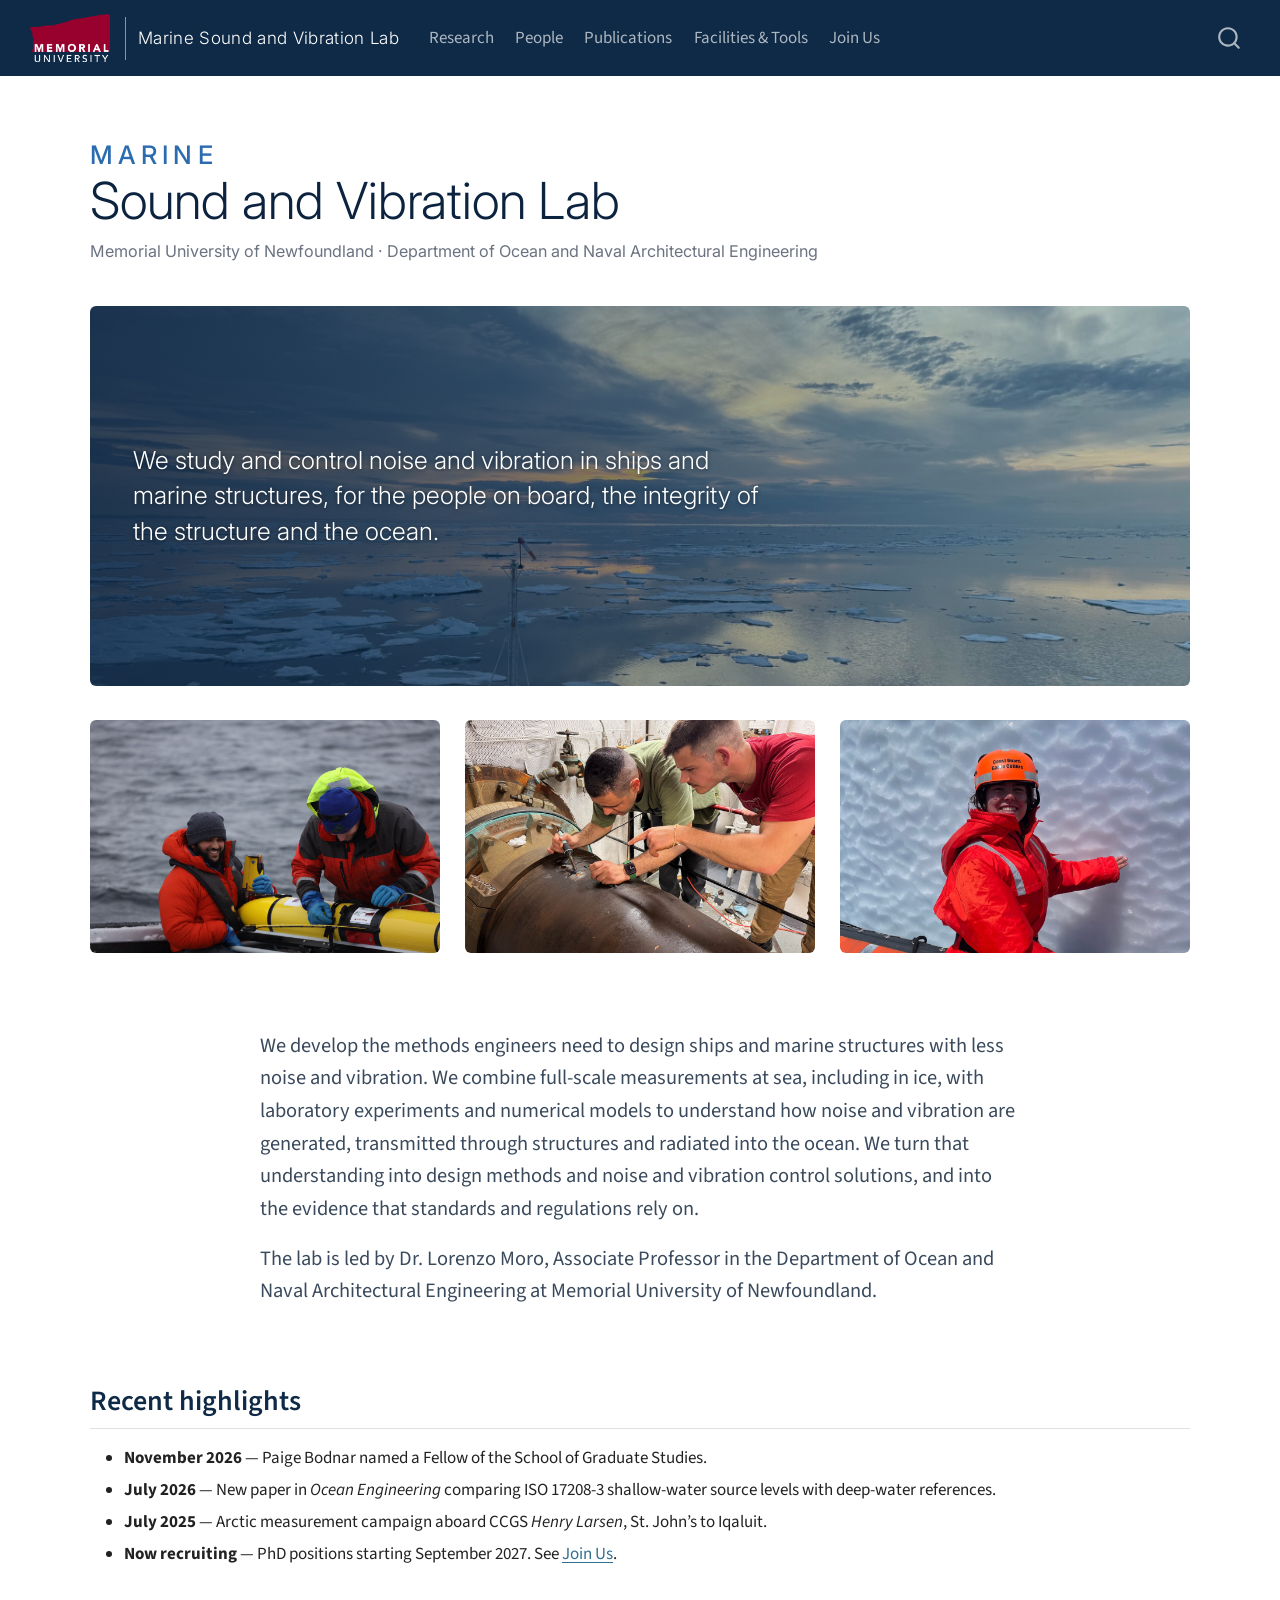
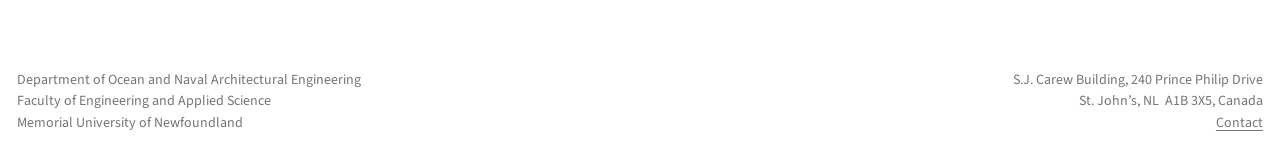
<file: index.html>
<!DOCTYPE html>
<html xmlns="http://www.w3.org/1999/xhtml" lang="en" xml:lang="en"><head>

<meta charset="utf-8">
<meta name="generator" content="quarto-1.11.9">

<meta name="viewport" content="width=device-width, initial-scale=1.0, user-scalable=yes">

<meta name="description" content="The Marine Sound and Vibration Lab at Memorial University of Newfoundland studies ship noise and vibration: underwater radiated noise, onboard noise exposure, ice-induced vibration and noise control by design.">

<title>Home – Marine Sound and Vibration Lab</title>
<style>
/* Default styles provided by pandoc.
** See https://pandoc.org/MANUAL.html#variables-for-html for config info.
*/
span.smallcaps{font-variant: small-caps;}
div.columns{display: flex; gap: 1.5em;}
div.column{flex: auto;}
@media screen {
div.columns{gap: min(4vw, 1.5em);}
div.column{overflow-x: auto;}
}
div.hanging-indent{margin-left: 1.5em; text-indent: -1.5em;}
ul.task-list{list-style: none;}
ul.task-list li input[type="checkbox"] {
  width: 0.8em;
  margin: 0 0.8em 0.2em -1em; /* quarto-specific, see https://github.com/quarto-dev/quarto-cli/issues/4556 */ 
  vertical-align: middle;
}
</style>


<script src="site_libs/quarto-nav/quarto-nav.js"></script>
<script src="site_libs/quarto-nav/headroom.min.js"></script>
<script src="site_libs/clipboard/clipboard.min.js"></script>
<script src="site_libs/quarto-search/autocomplete.umd.js"></script>
<script src="site_libs/quarto-search/fuse.min.js"></script>
<script src="site_libs/quarto-search/quarto-search.js"></script>
<meta name="quarto:offset" content="./">
<link href="./images/favicon-msvl.png" rel="icon" type="image/png">
<script src="site_libs/quarto-html/quarto.js" type="module"></script>
<script src="site_libs/quarto-html/tabsets/tabsets.js" type="module"></script>
<script src="site_libs/quarto-html/scrollable-regions/scrollable-regions.js" type="module"></script>
<script src="site_libs/quarto-html/popper.min.js"></script>
<script src="site_libs/quarto-html/tippy.umd.min.js"></script>
<script src="site_libs/quarto-html/anchor.min.js"></script>
<link href="site_libs/quarto-html/tippy.css" rel="stylesheet">
<link href="site_libs/quarto-html/quarto-syntax-highlighting-63b5708e65d6cd79cd7618c58d0c21e7.css" rel="stylesheet" id="quarto-text-highlighting-styles">
<script src="site_libs/bootstrap/bootstrap.min.js"></script>
<link href="site_libs/bootstrap/bootstrap-icons.css" rel="stylesheet">
<link href="site_libs/bootstrap/bootstrap-0a2a2bf418cf5d4227889cd3f351048e.min.css" rel="stylesheet" append-hash="true" id="quarto-bootstrap" data-mode="light">
<script id="quarto-search-options" type="application/json">{
  "location": "navbar",
  "copy-button": false,
  "collapse-after": 3,
  "panel-placement": "end",
  "type": "overlay",
  "limit": 50,
  "keyboard-shortcut": [
    "f",
    "/",
    "s"
  ],
  "show-item-context": false,
  "language": {
    "search-no-results-text": "No results",
    "search-matching-documents-text": "matching documents",
    "search-copy-link-title": "Copy link to search",
    "search-hide-matches-text": "Hide additional matches",
    "search-more-match-text": "more match in this document",
    "search-more-matches-text": "more matches in this document",
    "search-clear-button-title": "Clear",
    "search-text-placeholder": "",
    "search-detached-cancel-button-title": "Cancel",
    "search-submit-button-title": "Submit",
    "search-label": "Search"
  }
}</script>
<style>html{ scroll-behavior: smooth; }</style>


</head>

<body class="nav-fixed quarto-light"><a id="quarto-skip-link" class="visually-hidden-focusable" href="#quarto-document-content">Skip to main content</a>

<div id="quarto-search-results"></div>
  <header id="quarto-header" class="headroom fixed-top">
    <nav class="navbar navbar-expand-xl " data-bs-theme="dark" aria-label="Site">
      <div class="navbar-container container-fluid">
      <div class="navbar-brand-container mx-auto">
    <a href="https://www.mun.ca" class="navbar-brand navbar-brand-logo">
    <img src="./images/MUN_Logo_Pantone_white_text.png" alt="" class="navbar-logo light-content">
    <img src="./images/MUN_Logo_Pantone_white_text.png" alt="" class="navbar-logo dark-content">
    </a>
  </div>
          <button class="navbar-toggler" type="button" data-bs-toggle="collapse" data-bs-target="#navbarCollapse" aria-controls="navbarCollapse" aria-expanded="false" aria-label="Toggle navigation" onclick="if (window.quartoToggleHeadroom) { window.quartoToggleHeadroom(); }">
  <span class="navbar-toggler-icon"></span>
</button>
          <div class="collapse navbar-collapse" id="navbarCollapse">
            <ul class="navbar-nav navbar-nav-scroll me-auto">
  <li class="nav-item">
    <a class="nav-link active" href="./index.html" aria-current="page"> 
<span class="menu-text">Marine Sound and Vibration Lab</span></a>
  </li>  
  <li class="nav-item">
    <a class="nav-link" href="./research.html"> 
<span class="menu-text">Research</span></a>
  </li>  
  <li class="nav-item">
    <a class="nav-link" href="./people.html"> 
<span class="menu-text">People</span></a>
  </li>  
  <li class="nav-item">
    <a class="nav-link" href="./publications.html"> 
<span class="menu-text">Publications</span></a>
  </li>  
  <li class="nav-item">
    <a class="nav-link" href="./facilities.html"> 
<span class="menu-text">Facilities &amp; Tools</span></a>
  </li>  
  <li class="nav-item">
    <a class="nav-link" href="./join.html"> 
<span class="menu-text">Join Us</span></a>
  </li>  
</ul>
          </div> <!-- /navcollapse -->
            <div class="quarto-navbar-tools">
</div>
            <div id="quarto-search" class="" title="Search"></div>
      </div> <!-- /container-fluid -->
    </nav>
</header>
<!-- content -->
<div id="quarto-content" class="quarto-container page-columns page-rows-contents page-layout-full page-navbar">
<!-- sidebar -->
<!-- margin-sidebar -->
    
<!-- main -->
<main class="content column-page" id="quarto-document-content" tabindex="-1"><header id="title-block-header" class="quarto-title-block"></header>




<script type="application/ld+json">
{
  "@context": "https://schema.org",
  "@type": "ResearchOrganization",
  "name": "Marine Sound and Vibration Lab",
  "alternateName": ["MSVL", "Marine Sound and Vibration Laboratory"],
  "description": "Research lab at Memorial University of Newfoundland studying noise and vibration of ships and marine structures: underwater radiated noise, onboard noise and vibration, ice-induced vibration and noise and vibration control by design.",
  "parentOrganization": {
    "@type": "CollegeOrUniversity",
    "name": "Memorial University of Newfoundland",
    "department": "Department of Ocean and Naval Architectural Engineering",
    "url": "https://www.mun.ca"
  },
  "founder": {"@type": "Person", "name": "Lorenzo Moro", "jobTitle": "Associate Professor"},
  "address": {"@type": "PostalAddress", "streetAddress": "240 Prince Philip Drive", "addressLocality": "St. John's", "addressRegion": "NL", "postalCode": "A1B 3X5", "addressCountry": "CA"},
  "knowsAbout": ["ship acoustics", "underwater radiated noise", "ship vibration", "ice-induced vibration", "occupational noise exposure", "noise and vibration control"]
}
</script>
<div class="mvl-hero">
  <div class="mvl-eyebrow">MARINE</div>
  <div class="mvl-title">Sound and Vibration Lab</div>
  <div class="mvl-sub">Memorial University of Newfoundland · Department of Ocean and Naval Architectural Engineering</div>
</div>
<style>
.hero-photo { background-image:
  linear-gradient(90deg, rgba(12,35,64,.80) 0%, rgba(12,35,64,.45) 55%, rgba(12,35,64,.05) 100%),
  url("images/hero.jpg"); }
</style>
<div class="hero hero-photo">
<!-- Previous banner text (vision statement), kept in case you want it back:
Ships and marine structures that are quiet and free of harmful vibration by design, for the people who work on and around them, for the integrity of the structure, and for the ocean.
-->
<p>We study and control noise and vibration in ships and marine structures, for the people on board, the integrity of the structure and the ocean.</p>
</div>
<div class="grid photo-row">
<div class="g-col-12 g-col-md-4">
<p><img src="images/home-1-glider-boat.jpg" class="img-fluid" alt="Two researchers preparing an ocean glider in a boat before deployment"></p>
</div>
<div class="g-col-12 g-col-md-4">
<p><img src="images/home-2.jpg" class="img-fluid" alt="Installing strain gauges on a propeller shaft"></p>
</div>
<div class="g-col-12 g-col-md-4">
<p><img src="images/home-3-paige-iceberg.jpg" class="img-fluid" alt="Master's student Paige Bodnar touching an iceberg from a Coast Guard fast rescue boat"> <!-- previous photo: ![](images/home-3.jpg){fig-alt="Assembling the hydrophone buoy on deck"} --></p>
</div>
</div>
<div class="intro">
<p>We develop the methods engineers need to design ships and marine structures with less noise and vibration. We combine full-scale measurements at sea, including in ice, with laboratory experiments and numerical models to understand how noise and vibration are generated, transmitted through structures and radiated into the ocean. We turn that understanding into design methods and noise and vibration control solutions, and into the evidence that standards and regulations rely on.</p>
<p>The lab is led by Dr.&nbsp;Lorenzo Moro, Associate Professor in the Department of Ocean and Naval Architectural Engineering at Memorial University of Newfoundland.</p>
</div>
<section id="recent-highlights" class="level2">
<h2 class="anchored" data-anchor-id="recent-highlights">Recent highlights</h2>
<div class="highlights">
<!-- Keep 3 to 5 items. Newest first. -->
<ul>
<li><strong>November 2026</strong> — Paige Bodnar named a Fellow of the School of Graduate Studies.</li>
<li><strong>July 2026</strong> — New paper in <em>Ocean Engineering</em> comparing ISO 17208-3 shallow-water source levels with deep-water references.</li>
<li><strong>July 2025</strong> — Arctic measurement campaign aboard CCGS <em>Henry Larsen</em>, St.&nbsp;John’s to Iqaluit.</li>
<li><strong>Now recruiting</strong> — PhD positions starting September 2027. See <a href="./join.html">Join Us</a>.</li>
</ul>
</div>


</section>

</main> <!-- /main -->
<!-- Builds email links when a person views the page, so simple spam bots can't read the address. -->
<script>
document.addEventListener('DOMContentLoaded', function () {
  document.querySelectorAll('.obf-email').forEach(function (el) {
    var addr = el.dataset.u + '@' + el.dataset.d;
    var a = document.createElement('a');
    a.href = 'mailto:' + addr + (el.dataset.s ? '?subject=' + encodeURIComponent(el.dataset.s) : '');
    a.textContent = addr;
    a.style.fontWeight = '600';
    el.replaceWith(a);
  });
});
</script>
<script id="quarto-html-after-body" type="application/javascript">
  window.document.addEventListener("DOMContentLoaded", function (event) {
    const icon = "";
    const anchorJS = new window.AnchorJS();
    anchorJS.options = {
      placement: 'right',
      icon: icon
    };
    anchorJS.add('.anchored');
    const isCodeAnnotation = (el) => {
      for (const clz of el.classList) {
        if (clz.startsWith('code-annotation-')) {                     
          return true;
        }
      }
      return false;
    }
    const onCopySuccess = function(e) {
      // button target
      const button = e.trigger;
      // don't keep focus
      button.blur();
      // flash "checked"
      button.classList.add('code-copy-button-checked');
      var currentTitle = button.getAttribute("title");
      button.setAttribute("title", "Copied!");
      let tooltip;
      if (window.bootstrap) {
        button.setAttribute("data-bs-toggle", "tooltip");
        button.setAttribute("data-bs-placement", "left");
        button.setAttribute("data-bs-title", "Copied!");
        tooltip = new bootstrap.Tooltip(button, 
          { trigger: "manual", 
            customClass: "code-copy-button-tooltip",
            offset: [0, -8]});
        tooltip.show();    
      }
      setTimeout(function() {
        if (tooltip) {
          tooltip.hide();
          button.removeAttribute("data-bs-title");
          button.removeAttribute("data-bs-toggle");
          button.removeAttribute("data-bs-placement");
        }
        button.setAttribute("title", currentTitle);
        button.classList.remove('code-copy-button-checked');
      }, 1000);
      // clear code selection
      e.clearSelection();
    }
    const getTextToCopy = function(trigger) {
      const outerScaffold = trigger.parentElement.cloneNode(true);
      const codeEl = outerScaffold.querySelector('code');
      for (const childEl of codeEl.children) {
        if (isCodeAnnotation(childEl)) {
          childEl.remove();
        }
      }
      return codeEl.innerText;
    }
    const clipboard = new window.ClipboardJS('.code-copy-button:not([data-in-quarto-modal])', {
      text: getTextToCopy
    });
    clipboard.on('success', onCopySuccess);
    if (window.document.getElementById('quarto-embedded-source-code-modal')) {
      const clipboardModal = new window.ClipboardJS('.code-copy-button[data-in-quarto-modal]', {
        text: getTextToCopy,
        container: window.document.getElementById('quarto-embedded-source-code-modal')
      });
      clipboardModal.on('success', onCopySuccess);
    }
      var localhostRegex = new RegExp(/^(?:http|https):\/\/localhost\:?[0-9]*\//);
      var mailtoRegex = new RegExp(/^mailto:/);
        var filterRegex = new RegExp("https:\/\/msvlab\.ca");
      var isInternal = (href) => {
          return filterRegex.test(href) || localhostRegex.test(href) || mailtoRegex.test(href);
      }
      // Inspect non-navigation links and adorn them if external
      window.quartoDecorateExternalLinks = function (root) {
     var links = (root || window.document).querySelectorAll('a[href]:not(.nav-link):not(.navbar-brand):not(.toc-action):not(.sidebar-link):not(.sidebar-item-toggle):not(.pagination-link):not(.no-external):not([aria-hidden]):not(.dropdown-item):not(.quarto-navigation-tool):not(.about-link)');
      for (var i=0; i<links.length; i++) {
        const link = links[i];
        if (!isInternal(link.href)) {
          // undo the damage that might have been done by quarto-nav.js in the case of
          // links that we want to consider external
          if (link.dataset.originalHref !== undefined) {
            link.href = link.dataset.originalHref;
          }
          if (!link.classList.contains('no-external-icon')) {
          }
        }
      }
      };
      window.quartoDecorateExternalLinks(window.document);
    // Esc closes the popup (WCAG 1.4.13) and focus leaving both trigger and
    // popup closes it (WCAG 2.4.11); tippy handles neither for interactive popups.
    const hideOnEscAndFocusOut = {
      name: 'hideOnEscAndFocusOut',
      defaultValue: true,
      fn(instance) {
        const dismiss = () => {
          // A show scheduled by the trigger delay would otherwise reopen it
          instance.clearDelayTimeouts();
          instance.hide();
        };
        const onKeyDown = (event) => {
          if (event.key !== 'Escape') {
            return;
          }
          // Keep Esc from also reaching page handlers (e.g. reveal.js overview),
          // except an open reveal.js slide menu, which Esc should close too.
          // The menu handles keys only when its keyboard option is on.
          const menuHandlesEsc = window.Reveal?.getPlugin?.('menu')?.isOpen() &&
            window.Reveal.getConfig().menu?.keyboard !== false;
          if (!menuHandlesEsc) {
            event.stopPropagation();
          }
          if (instance.popper.contains(window.document.activeElement)) {
            // Disabled while refocusing so the focus trigger does not reopen it
            instance.disable();
            instance.reference.focus();
            instance.enable();
          }
          dismiss();
        };
        const onFocusOut = (event) => {
          const target = event.relatedTarget;
          if (target && !instance.reference.contains(target) &&
              !instance.popper.contains(target)) {
            dismiss();
          }
        };
        // On the trigger too: a click trigger (code-annotations: select) has no
        // blur handling. Attached for the instance's lifetime so leaving the
        // trigger also cancels a show still pending on the trigger delay.
        instance.reference.addEventListener('focusout', onFocusOut);
        return {
          onShow() {
            window.document.addEventListener('keydown', onKeyDown, true);
            instance.popper.addEventListener('focusout', onFocusOut);
          },
          onHide() {
            window.document.removeEventListener('keydown', onKeyDown, true);
            instance.popper.removeEventListener('focusout', onFocusOut);
          },
          onDestroy() {
            instance.reference.removeEventListener('focusout', onFocusOut);
          },
        };
      },
    };
    function tippyHover(el, contentFn, onTriggerFn, onUntriggerFn) {
      const config = {
        allowHTML: true,
        maxWidth: 500,
        delay: 100,
        arrow: false,
        appendTo: function(el) {
            return el.parentElement;
        },
        interactive: true,
        interactiveBorder: 10,
        theme: 'quarto',
        placement: 'bottom-start',
        plugins: [hideOnEscAndFocusOut],
      };
      if (contentFn) {
        config.content = contentFn;
      }
      if (onTriggerFn) {
        config.onTrigger = onTriggerFn;
      }
      if (onUntriggerFn) {
        config.onUntrigger = onUntriggerFn;
      }
      window.tippy(el, config); 
    }
    const noterefs = window.document.querySelectorAll('a[role="doc-noteref"]');
    for (var i=0; i<noterefs.length; i++) {
      const ref = noterefs[i];
      tippyHover(ref, function() {
        // use id or data attribute instead here
        let href = ref.getAttribute('data-footnote-href') || ref.getAttribute('href');
        try { href = new URL(href).hash; } catch {}
        const id = href.replace(/^#\/?/, "");
        const note = window.document.getElementById(id);
        if (note) {
          return note.innerHTML;
        } else {
          return "";
        }
      });
    }
    const xrefs = window.document.querySelectorAll('a.quarto-xref');
    const processXRef = (id, note) => {
      // Strip column container classes
      const stripColumnClz = (el) => {
        el.classList.remove("page-full", "page-columns");
        if (el.children) {
          for (const child of el.children) {
            stripColumnClz(child);
          }
        }
      }
      stripColumnClz(note)
      if (id === null || id.startsWith('sec-')) {
        // Special case sections, only their first couple elements
        const container = document.createElement("div");
        if (note.children && note.children.length > 2) {
          container.appendChild(note.children[0].cloneNode(true));
          for (let i = 1; i < note.children.length; i++) {
            const child = note.children[i];
            if (child.tagName === "P" && child.innerText === "") {
              continue;
            } else {
              container.appendChild(child.cloneNode(true));
              break;
            }
          }
          if (window.Quarto?.typesetMath) {
            window.Quarto.typesetMath(container);
          }
          return container.innerHTML
        } else {
          if (window.Quarto?.typesetMath) {
            window.Quarto.typesetMath(note);
          }
          return note.innerHTML;
        }
      } else {
        // Remove any anchor links if they are present
        const anchorLink = note.querySelector('a.anchorjs-link');
        if (anchorLink) {
          anchorLink.remove();
        }
        if (window.Quarto?.typesetMath) {
          window.Quarto.typesetMath(note);
        }
        if (note.classList.contains("callout")) {
          return note.outerHTML;
        } else {
          return note.innerHTML;
        }
      }
    }
    for (var i=0; i<xrefs.length; i++) {
      const xref = xrefs[i];
      tippyHover(xref, undefined, function(instance) {
        instance.disable();
        let url = xref.getAttribute('href');
        let hash = undefined; 
        if (url.startsWith('#')) {
          hash = url;
        } else {
          try { hash = new URL(url).hash; } catch {}
        }
        if (hash) {
          const id = hash.replace(/^#\/?/, "");
          const note = window.document.getElementById(id);
          if (note !== null) {
            try {
              const html = processXRef(id, note.cloneNode(true));
              instance.setContent(html);
            } finally {
              instance.enable();
              instance.show();
            }
          } else {
            // See if we can fetch this
            fetch(url.split('#')[0])
            .then(res => res.text())
            .then(html => {
              const parser = new DOMParser();
              const htmlDoc = parser.parseFromString(html, "text/html");
              const note = htmlDoc.getElementById(id);
              if (note !== null) {
                const html = processXRef(id, note);
                instance.setContent(html);
              } 
            }).finally(() => {
              instance.enable();
              instance.show();
            });
          }
        } else {
          // See if we can fetch a full url (with no hash to target)
          // This is a special case and we should probably do some content thinning / targeting
          fetch(url)
          .then(res => res.text())
          .then(html => {
            const parser = new DOMParser();
            const htmlDoc = parser.parseFromString(html, "text/html");
            const note = htmlDoc.querySelector('main.content');
            if (note !== null) {
              // This should only happen for chapter cross references
              // (since there is no id in the URL)
              // remove the first header
              if (note.children.length > 0 && note.children[0].tagName === "HEADER") {
                note.children[0].remove();
              }
              const html = processXRef(null, note);
              instance.setContent(html);
            } 
          }).finally(() => {
            instance.enable();
            instance.show();
          });
        }
      }, function(instance) {
      });
    }
        let selectedAnnoteEl;
        const selectorForAnnotation = ( cell, annotation) => {
          let cellAttr = 'data-code-cell="' + cell + '"';
          let lineAttr = 'data-code-annotation="' +  annotation + '"';
          const selector = 'span[' + cellAttr + '][' + lineAttr + ']';
          return selector;
        }
        const selectCodeLines = (annoteEl) => {
          const doc = window.document;
          const targetCell = annoteEl.getAttribute("data-target-cell");
          const targetAnnotation = annoteEl.getAttribute("data-target-annotation");
          const annoteSpan = window.document.querySelector(selectorForAnnotation(targetCell, targetAnnotation));
          const lines = annoteSpan.getAttribute("data-code-lines").split(",");
          const lineIds = lines.map((line) => {
            return targetCell + "-" + line;
          })
          // Each band is positioned against its own containing block, which is
          // not the offsetParent of the lines, so place it from client rects.
          const placeBand = (band, firstEl, lastEl, codeBlock) => {
            const container = band.offsetParent;
            if (container === null) {
              return;
            }
            const containerRect = container.getBoundingClientRect();
            // Reveal.js scales slides with a transform, so convert client
            // pixels back to the CSS pixels of the container.
            const scale = containerRect.height / container.offsetHeight || 1;
            const firstRect = firstEl.getBoundingClientRect();
            const lastRect = lastEl.getBoundingClientRect();
            const top = (firstRect.top - containerRect.top) / scale - container.clientTop + container.scrollTop;
            const height = (lastRect.bottom - firstRect.top) / scale;
            band.style.top = top - 2 + "px";
            band.style.height = height + 4 + "px";
            if (codeBlock) {
              // Without the copy button wrapper, the containing block is wider
              // than the code block, so span the code block explicitly.
              const blockRect = codeBlock.getBoundingClientRect();
              band.style.left = (blockRect.left - containerRect.left) / scale - container.clientLeft + container.scrollLeft + "px";
              band.style.width = blockRect.width / scale + "px";
            }
          };
          if (lineIds.length > 0) {
            const el = window.document.getElementById(lineIds[0]);
            const lastEl = window.document.getElementById(lineIds[lineIds.length - 1]);
            const parent = el.parentElement.parentElement;
            // cook up a div (if necessary) and position it
            let div = window.document.getElementById("code-annotation-line-highlight");
            if (div === null) {
              div = window.document.createElement("div");
              div.setAttribute("id", "code-annotation-line-highlight");
              div.style.position = 'absolute';
              parent.appendChild(div);
            }
            placeBand(div, el, lastEl, parent.closest("div.sourceCode") || parent);
            let gutterDiv = window.document.getElementById("code-annotation-line-highlight-gutter");
            if (gutterDiv === null) {
              gutterDiv = window.document.createElement("div");
              gutterDiv.setAttribute("id", "code-annotation-line-highlight-gutter");
              gutterDiv.style.position = 'absolute';
              const codeCell = window.document.getElementById(targetCell);
              const gutter = codeCell.querySelector('.code-annotation-gutter');
              gutter.appendChild(gutterDiv);
            }
            placeBand(gutterDiv, el, lastEl);
            selectedAnnoteEl = annoteEl;
          }
        };
        const unselectCodeLines = () => {
          const elementsIds = ["code-annotation-line-highlight", "code-annotation-line-highlight-gutter"];
          elementsIds.forEach((elId) => {
            const div = window.document.getElementById(elId);
            if (div) {
              div.remove();
            }
          });
          selectedAnnoteEl = undefined;
        };
          // Handle positioning of the toggle
      window.addEventListener(
        "resize",
        throttle(() => {
          elRect = undefined;
          if (selectedAnnoteEl) {
            selectCodeLines(selectedAnnoteEl);
          }
        }, 10)
      );
      function throttle(fn, ms) {
      let throttle = false;
      let timer;
        return (...args) => {
          if(!throttle) { // first call gets through
              fn.apply(this, args);
              throttle = true;
          } else { // all the others get throttled
              if(timer) clearTimeout(timer); // cancel #2
              timer = setTimeout(() => {
                fn.apply(this, args);
                timer = throttle = false;
              }, ms);
          }
        };
      }
        // Attach click handler to the DT
        const annoteDls = window.document.querySelectorAll('dt[data-target-cell]');
        for (const annoteDlNode of annoteDls) {
          annoteDlNode.addEventListener('click', (event) => {
            const clickedEl = event.target;
            if (clickedEl !== selectedAnnoteEl) {
              unselectCodeLines();
              const activeEl = window.document.querySelector('dt[data-target-cell].code-annotation-active');
              if (activeEl) {
                activeEl.classList.remove('code-annotation-active');
              }
              selectCodeLines(clickedEl);
              clickedEl.classList.add('code-annotation-active');
            } else {
              // Unselect the line
              unselectCodeLines();
              clickedEl.classList.remove('code-annotation-active');
            }
          });
        }
    const findCites = (el) => {
      const parentEl = el.parentElement;
      if (parentEl) {
        const cites = parentEl.dataset.cites;
        if (cites) {
          return {
            el,
            cites: cites.split(' ')
          };
        } else {
          return findCites(el.parentElement)
        }
      } else {
        return undefined;
      }
    };
    var bibliorefs = window.document.querySelectorAll('a[role="doc-biblioref"]');
    for (var i=0; i<bibliorefs.length; i++) {
      const ref = bibliorefs[i];
      const citeInfo = findCites(ref);
      if (citeInfo) {
        tippyHover(citeInfo.el, function() {
          var popup = window.document.createElement('div');
          citeInfo.cites.forEach(function(cite) {
            var citeDiv = window.document.createElement('div');
            citeDiv.classList.add('hanging-indent');
            citeDiv.classList.add('csl-entry');
            var biblioDiv = window.document.getElementById('ref-' + cite);
            if (biblioDiv) {
              citeDiv.innerHTML = biblioDiv.innerHTML;
            }
            popup.appendChild(citeDiv);
          });
          return popup.innerHTML;
        });
      }
    }
  });
  </script>
  <script type="application/javascript">
  window.quartoScrollableRegionsLabels = {"code":"Scrollable code","output":"Scrollable output"};
  </script>
</div> <!-- /content -->
<footer class="footer">
  <div class="nav-footer">
    <div class="nav-footer-left">
<p>Department of Ocean and Naval Architectural Engineering<br> Faculty of Engineering and Applied Science<br> Memorial University of Newfoundland</p>
</div>   
    <div class="nav-footer-center">
      &nbsp;
    </div>
    <div class="nav-footer-right">
<p>S.J. Carew Building, 240 Prince Philip Drive<br> St.&nbsp;John’s, NL&nbsp; A1B 3X5, Canada<br> <a href="./join.html#how-to-apply">Contact</a></p>
</div>
  </div>
</footer>




<script src="site_libs/quarto-html/zenscroll-min.js"></script>
</body></html>
</file>
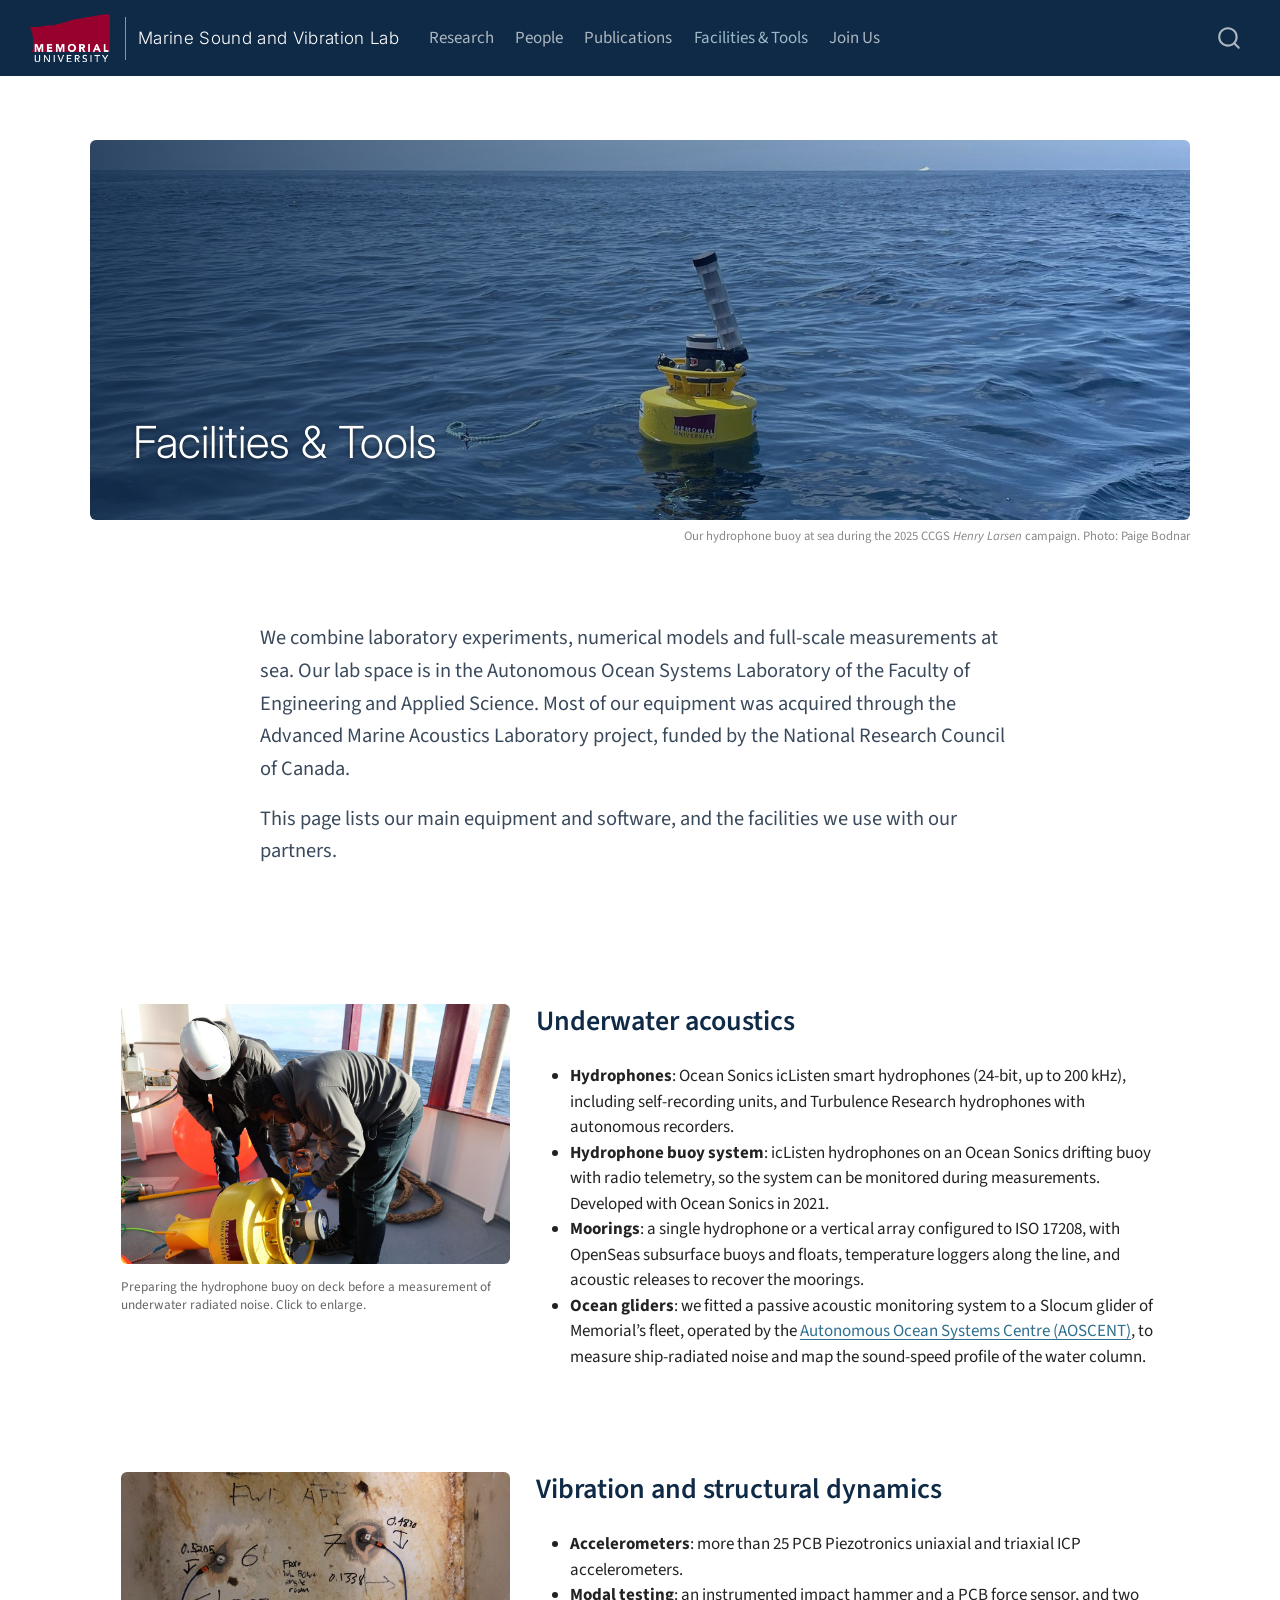
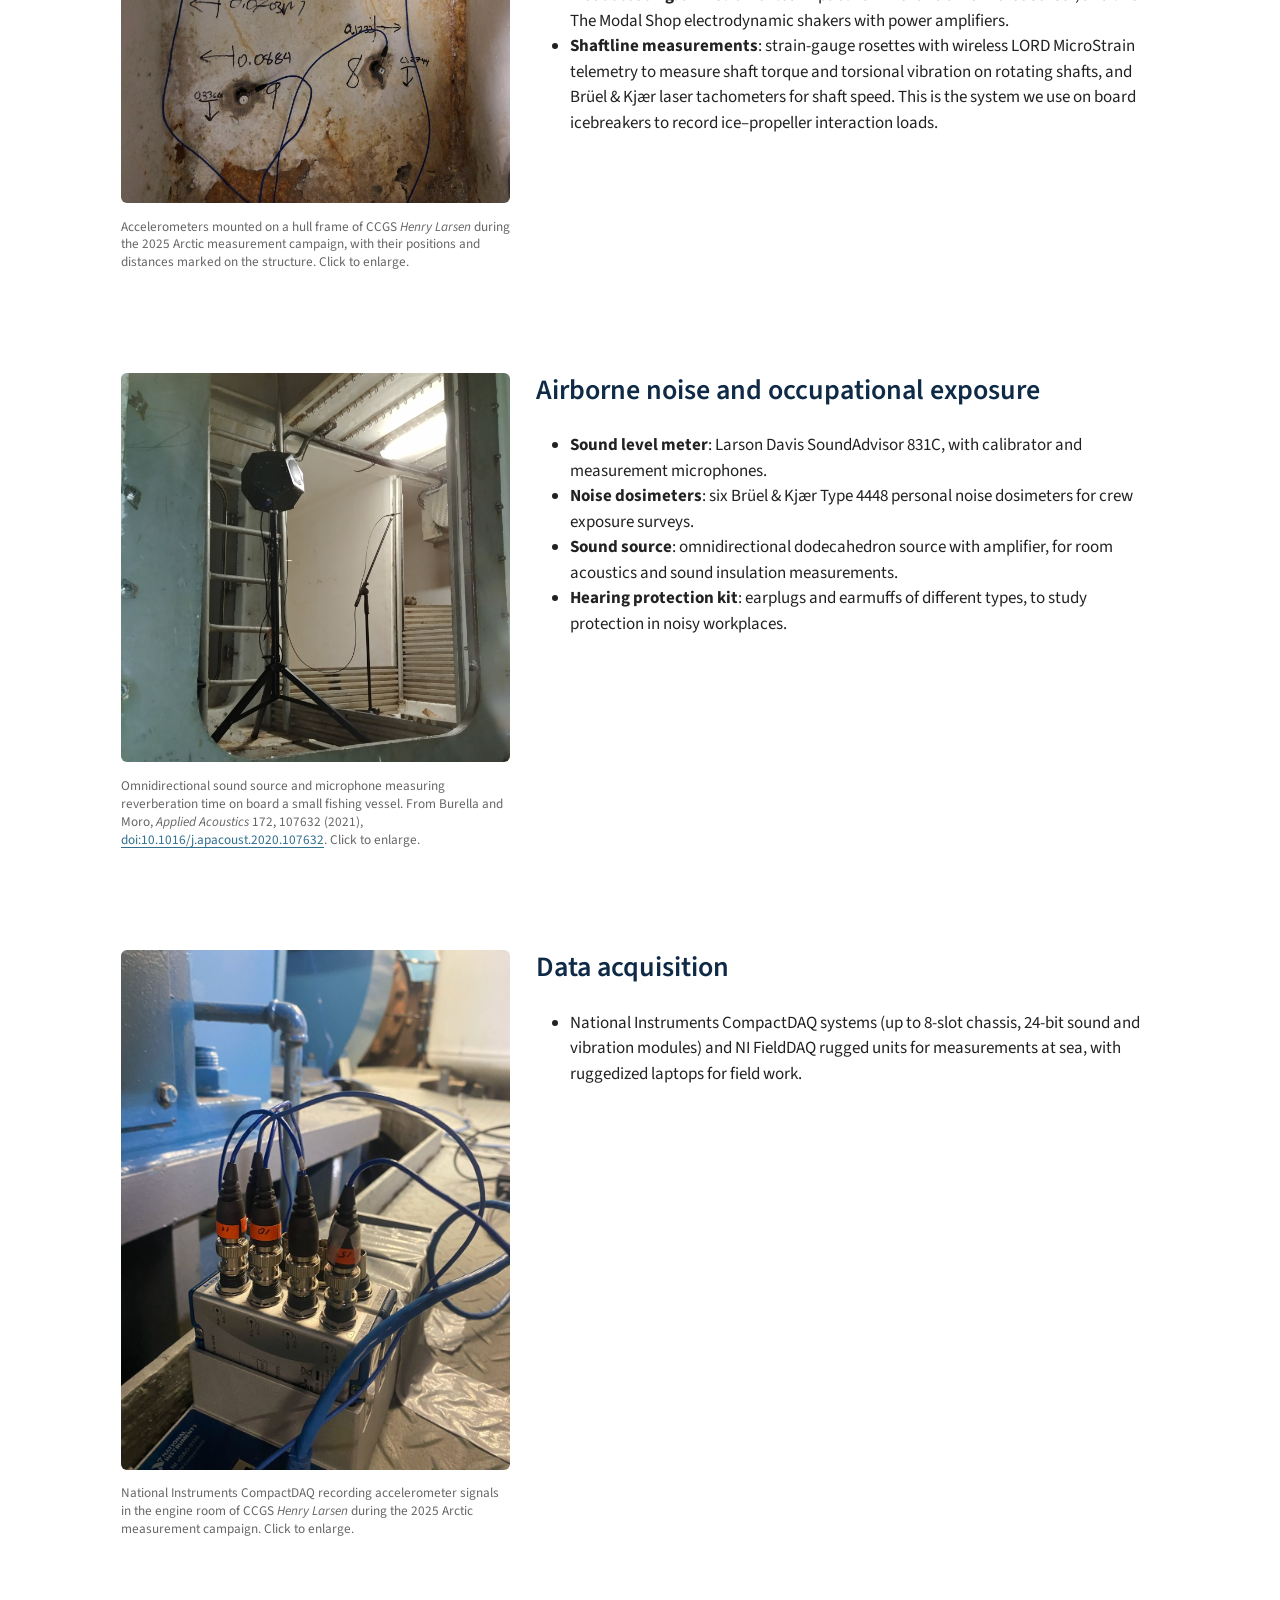
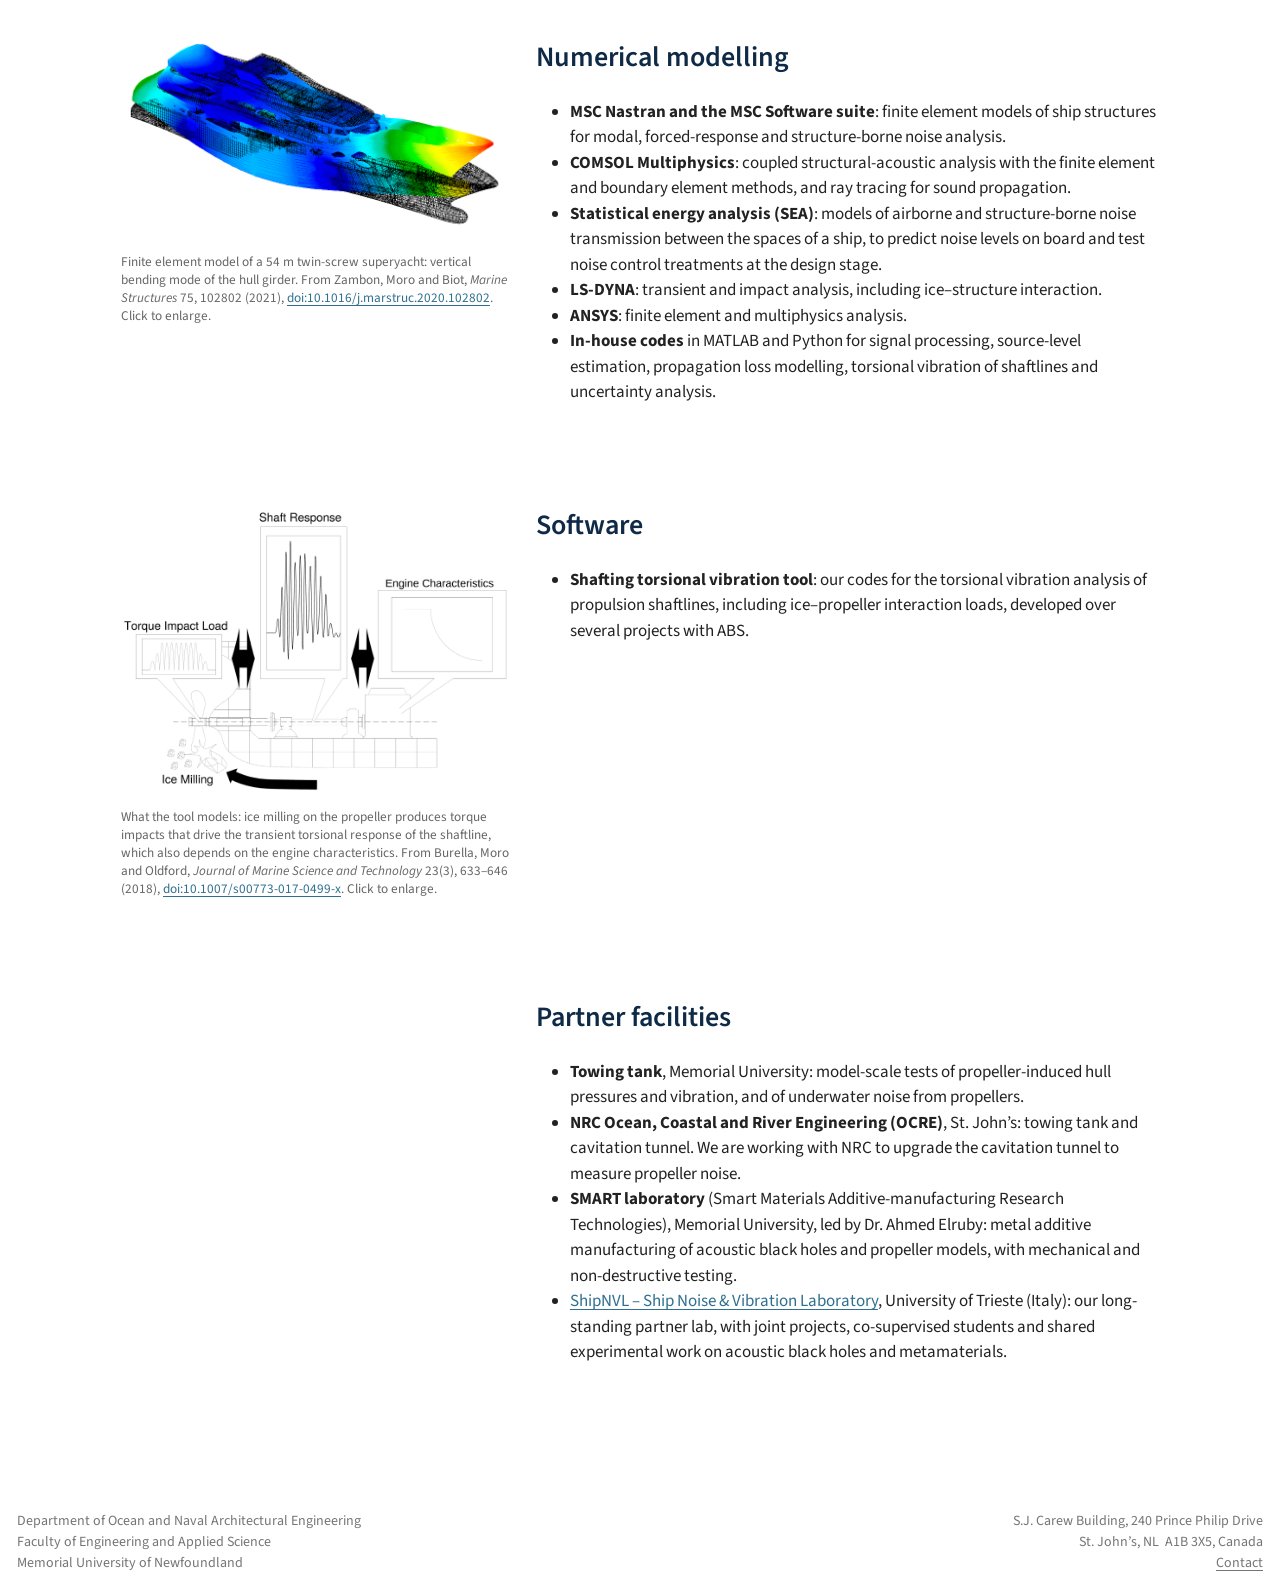
<file: facilities.html>
<!DOCTYPE html>
<html xmlns="http://www.w3.org/1999/xhtml" lang="en" xml:lang="en"><head>

<meta charset="utf-8">
<meta name="generator" content="quarto-1.11.9">

<meta name="viewport" content="width=device-width, initial-scale=1.0, user-scalable=yes">


<title>Facilities &amp; Tools – Marine Sound and Vibration Lab</title>
<style>
/* Default styles provided by pandoc.
** See https://pandoc.org/MANUAL.html#variables-for-html for config info.
*/
span.smallcaps{font-variant: small-caps;}
div.columns{display: flex; gap: 1.5em;}
div.column{flex: auto;}
@media screen {
div.columns{gap: min(4vw, 1.5em);}
div.column{overflow-x: auto;}
}
div.hanging-indent{margin-left: 1.5em; text-indent: -1.5em;}
ul.task-list{list-style: none;}
ul.task-list li input[type="checkbox"] {
  width: 0.8em;
  margin: 0 0.8em 0.2em -1em; /* quarto-specific, see https://github.com/quarto-dev/quarto-cli/issues/4556 */ 
  vertical-align: middle;
}
</style>


<script src="site_libs/quarto-nav/quarto-nav.js"></script>
<script src="site_libs/quarto-nav/headroom.min.js"></script>
<script src="site_libs/clipboard/clipboard.min.js"></script>
<script src="site_libs/quarto-search/autocomplete.umd.js"></script>
<script src="site_libs/quarto-search/fuse.min.js"></script>
<script src="site_libs/quarto-search/quarto-search.js"></script>
<meta name="quarto:offset" content="./">
<link href="./images/favicon-msvl.png" rel="icon" type="image/png">
<script src="site_libs/quarto-html/quarto.js" type="module"></script>
<script src="site_libs/quarto-html/tabsets/tabsets.js" type="module"></script>
<script src="site_libs/quarto-html/scrollable-regions/scrollable-regions.js" type="module"></script>
<script src="site_libs/quarto-html/popper.min.js"></script>
<script src="site_libs/quarto-html/tippy.umd.min.js"></script>
<script src="site_libs/quarto-html/anchor.min.js"></script>
<link href="site_libs/quarto-html/tippy.css" rel="stylesheet">
<link href="site_libs/quarto-html/quarto-syntax-highlighting-63b5708e65d6cd79cd7618c58d0c21e7.css" rel="stylesheet" id="quarto-text-highlighting-styles">
<script src="site_libs/bootstrap/bootstrap.min.js"></script>
<link href="site_libs/bootstrap/bootstrap-icons.css" rel="stylesheet">
<link href="site_libs/bootstrap/bootstrap-9f4964d367be9047c1163643661cbae7.min.css" rel="stylesheet" append-hash="true" id="quarto-bootstrap" data-mode="light">
<script src="site_libs/quarto-contrib/glightbox/glightbox.min.js"></script>
<link href="site_libs/quarto-contrib/glightbox/glightbox.min.css" rel="stylesheet">
<link href="site_libs/quarto-contrib/glightbox/lightbox.css" rel="stylesheet">
<script id="quarto-search-options" type="application/json">{
  "location": "navbar",
  "copy-button": false,
  "collapse-after": 3,
  "panel-placement": "end",
  "type": "overlay",
  "limit": 50,
  "keyboard-shortcut": [
    "f",
    "/",
    "s"
  ],
  "show-item-context": false,
  "language": {
    "search-no-results-text": "No results",
    "search-matching-documents-text": "matching documents",
    "search-copy-link-title": "Copy link to search",
    "search-hide-matches-text": "Hide additional matches",
    "search-more-match-text": "more match in this document",
    "search-more-matches-text": "more matches in this document",
    "search-clear-button-title": "Clear",
    "search-text-placeholder": "",
    "search-detached-cancel-button-title": "Cancel",
    "search-submit-button-title": "Submit",
    "search-label": "Search"
  }
}</script>
<style>html{ scroll-behavior: smooth; }</style>


</head>

<body class="nav-fixed fullcontent quarto-light"><a id="quarto-skip-link" class="visually-hidden-focusable" href="#quarto-document-content">Skip to main content</a>

<div id="quarto-search-results"></div>
  <header id="quarto-header" class="headroom fixed-top">
    <nav class="navbar navbar-expand-xl " data-bs-theme="dark" aria-label="Site">
      <div class="navbar-container container-fluid">
      <div class="navbar-brand-container mx-auto">
    <a href="https://www.mun.ca" class="navbar-brand navbar-brand-logo">
    <img src="./images/MUN_Logo_Pantone_white_text.png" alt="" class="navbar-logo light-content">
    <img src="./images/MUN_Logo_Pantone_white_text.png" alt="" class="navbar-logo dark-content">
    </a>
  </div>
          <button class="navbar-toggler" type="button" data-bs-toggle="collapse" data-bs-target="#navbarCollapse" aria-controls="navbarCollapse" aria-expanded="false" aria-label="Toggle navigation" onclick="if (window.quartoToggleHeadroom) { window.quartoToggleHeadroom(); }">
  <span class="navbar-toggler-icon"></span>
</button>
          <div class="collapse navbar-collapse" id="navbarCollapse">
            <ul class="navbar-nav navbar-nav-scroll me-auto">
  <li class="nav-item">
    <a class="nav-link" href="./index.html"> 
<span class="menu-text">Marine Sound and Vibration Lab</span></a>
  </li>  
  <li class="nav-item">
    <a class="nav-link" href="./research.html"> 
<span class="menu-text">Research</span></a>
  </li>  
  <li class="nav-item">
    <a class="nav-link" href="./people.html"> 
<span class="menu-text">People</span></a>
  </li>  
  <li class="nav-item">
    <a class="nav-link" href="./publications.html"> 
<span class="menu-text">Publications</span></a>
  </li>  
  <li class="nav-item">
    <a class="nav-link active" href="./facilities.html" aria-current="page"> 
<span class="menu-text">Facilities &amp; Tools</span></a>
  </li>  
  <li class="nav-item">
    <a class="nav-link" href="./join.html"> 
<span class="menu-text">Join Us</span></a>
  </li>  
</ul>
          </div> <!-- /navcollapse -->
            <div class="quarto-navbar-tools">
</div>
            <div id="quarto-search" class="" title="Search"></div>
      </div> <!-- /container-fluid -->
    </nav>
</header>
<!-- content -->
<div id="quarto-content" class="quarto-container page-columns page-rows-contents page-layout-article page-navbar">
<!-- sidebar -->
<!-- margin-sidebar -->
    
<!-- main -->
<main class="content page-columns page-full" id="quarto-document-content" tabindex="-1"><header id="title-block-header" class="quarto-title-block"></header>




<style>
.facilities-banner { background-image:
  linear-gradient(90deg, rgba(12,35,64,.80) 0%, rgba(12,35,64,.40) 45%, rgba(12,35,64,0) 100%),
  url("images/facilities-banner-buoy-level.jpg");
  min-height: 380px; margin-top: 1rem; margin-bottom: 0; align-items: flex-end; background-position: center 50%; }
.facilities-banner h1 { font-family: 'Inter', sans-serif; font-weight: 300; font-size: 2.6rem; margin: 0; text-shadow: 0 1px 4px rgba(0,0,0,.45); }
@media (max-width: 768px) { .facilities-banner { min-height: 240px; } }
.banner-credit { font-size: .75rem; color: #888; text-align: right; margin-top: .4rem; }
</style>
<section id="facilities-tools" class="level1 hero hero-photo facilities-banner column-page">
<h1>Facilities &amp; Tools</h1>
</section>
<div class="banner-credit column-page">
<p>Our hydrophone buoy at sea during the 2025 CCGS <em>Henry Larsen</em> campaign. Photo: Paige Bodnar</p>
</div>
<div class="intro">
<p>We combine laboratory experiments, numerical models and full-scale measurements at sea. Our lab space is in the Autonomous Ocean Systems Laboratory of the Faculty of Engineering and Applied Science. Most of our equipment was acquired through the Advanced Marine Acoustics Laboratory project, funded by the National Research Council of Canada.</p>
<p>This page lists our main equipment and software, and the facilities we use with our partners.</p>
</div>
<div class="theme">
<div class="quarto-figure quarto-figure-center">
<figure class="figure">
<p><a href="images/facilities-buoy.jpg" class="lightbox" data-gallery="quarto-lightbox-gallery-1" title="Preparing the hydrophone buoy on deck before a measurement of underwater radiated noise. Click to enlarge."><img src="images/facilities-buoy.jpg" class="img-fluid figure-img" alt="Two researchers on a ship deck fitting a hydrophone to the yellow Memorial University buoy"></a></p>
<figcaption>Preparing the hydrophone buoy on deck before a measurement of underwater radiated noise. Click to enlarge.</figcaption>
</figure>
</div>
<section id="underwater-acoustics" class="level2">
<h2 class="anchored" data-anchor-id="underwater-acoustics">Underwater acoustics</h2>
<ul>
<li><strong>Hydrophones</strong>: Ocean Sonics icListen smart hydrophones (24-bit, up to 200 kHz), including self-recording units, and Turbulence Research hydrophones with autonomous recorders.</li>
<li><strong>Hydrophone buoy system</strong>: icListen hydrophones on an Ocean Sonics drifting buoy with radio telemetry, so the system can be monitored during measurements. Developed with Ocean Sonics in 2021.</li>
<li><strong>Moorings</strong>: a single hydrophone or a vertical array configured to ISO 17208, with OpenSeas subsurface buoys and floats, temperature loggers along the line, and acoustic releases to recover the moorings.</li>
<li><strong>Ocean gliders</strong>: we fitted a passive acoustic monitoring system to a Slocum glider of Memorial’s fleet, operated by the <a href="https://mun.ca/engineering/research/centres-and-facilities/research-laboratories/ocean-and-naval-architecture-engineering/autonomous-ocean-systems-centre-aoscent/">Autonomous Ocean Systems Centre (AOSCENT)</a>, to measure ship-radiated noise and map the sound-speed profile of the water column.</li>
</ul>
</section>
</div>
<div class="theme">
<div class="quarto-figure quarto-figure-center">
<figure class="figure">
<p><a href="images/facilities-accelerometers.jpg" class="lightbox" data-gallery="quarto-lightbox-gallery-2" title="Accelerometers mounted on a hull frame of CCGS Henry Larsen during the 2025 Arctic measurement campaign, with their positions and distances marked on the structure. Click to enlarge."><img src="images/facilities-accelerometers.jpg" class="img-fluid figure-img" alt="Four accelerometers with blue cables glued to a painted steel hull frame, with hand-written position numbers and distances"></a></p>
<figcaption>Accelerometers mounted on a hull frame of CCGS <em>Henry Larsen</em> during the 2025 Arctic measurement campaign, with their positions and distances marked on the structure. Click to enlarge.</figcaption>
</figure>
</div>
<section id="vibration-and-structural-dynamics" class="level2">
<h2 class="anchored" data-anchor-id="vibration-and-structural-dynamics">Vibration and structural dynamics</h2>
<ul>
<li><strong>Accelerometers</strong>: more than 25 PCB Piezotronics uniaxial and triaxial ICP accelerometers.</li>
<li><strong>Modal testing</strong>: an instrumented impact hammer and a PCB force sensor, and two The Modal Shop electrodynamic shakers with power amplifiers.</li>
<li><strong>Shaftline measurements</strong>: strain-gauge rosettes with wireless LORD MicroStrain telemetry to measure shaft torque and torsional vibration on rotating shafts, and Brüel &amp; Kjær laser tachometers for shaft speed. This is the system we use on board icebreakers to record ice–propeller interaction loads.</li>
</ul>
</section>
</div>
<div class="theme">
<div class="quarto-figure quarto-figure-center">
<figure class="figure">
<p><a href="images/facilities-dodecahedron.jpg" class="lightbox" data-gallery="quarto-lightbox-gallery-3" title="Omnidirectional sound source and microphone measuring reverberation time on board a small fishing vessel. From Burella and Moro, Applied Acoustics 172, 107632 (2021), doi:10.1016/j.apacoust.2020.107632. Click to enlarge."><img src="images/facilities-dodecahedron.jpg" class="img-fluid figure-img" alt="Dodecahedron loudspeaker on a tripod and a microphone on a stand inside a compartment of a fishing vessel"></a></p>
<figcaption>Omnidirectional sound source and microphone measuring reverberation time on board a small fishing vessel. From Burella and Moro, <em>Applied Acoustics</em> 172, 107632 (2021), <a href="https://doi.org/10.1016/j.apacoust.2020.107632">doi:10.1016/j.apacoust.2020.107632</a>. Click to enlarge.</figcaption>
</figure>
</div>
<section id="airborne-noise-and-occupational-exposure" class="level2">
<h2 class="anchored" data-anchor-id="airborne-noise-and-occupational-exposure">Airborne noise and occupational exposure</h2>
<ul>
<li><strong>Sound level meter</strong>: Larson Davis SoundAdvisor 831C, with calibrator and measurement microphones.</li>
<li><strong>Noise dosimeters</strong>: six Brüel &amp; Kjær Type 4448 personal noise dosimeters for crew exposure surveys.</li>
<li><strong>Sound source</strong>: omnidirectional dodecahedron source with amplifier, for room acoustics and sound insulation measurements.</li>
<li><strong>Hearing protection kit</strong>: earplugs and earmuffs of different types, to study protection in noisy workplaces.</li>
</ul>
</section>
</div>
<div class="theme">
<div class="quarto-figure quarto-figure-center">
<figure class="figure">
<p><a href="images/facilities-daq.jpg" class="lightbox" data-gallery="quarto-lightbox-gallery-4" title="National Instruments CompactDAQ recording accelerometer signals in the engine room of CCGS Henry Larsen during the 2025 Arctic measurement campaign. Click to enlarge."><img src="images/facilities-daq.jpg" class="img-fluid figure-img" alt="Grey NI 9234 data acquisition module with four labelled BNC cables, on a CompactDAQ chassis in an engine room"></a></p>
<figcaption>National Instruments CompactDAQ recording accelerometer signals in the engine room of CCGS <em>Henry Larsen</em> during the 2025 Arctic measurement campaign. Click to enlarge.</figcaption>
</figure>
</div>
<section id="data-acquisition" class="level2">
<h2 class="anchored" data-anchor-id="data-acquisition">Data acquisition</h2>
<ul>
<li>National Instruments CompactDAQ systems (up to 8-slot chassis, 24-bit sound and vibration modules) and NI FieldDAQ rugged units for measurements at sea, with ruggedized laptops for field work.</li>
</ul>
</section>
</div>
<div class="theme">
<div class="quarto-figure quarto-figure-center">
<figure class="figure">
<p><a href="images/fe-superyacht-bending.png" class="lightbox" data-gallery="quarto-lightbox-gallery-5" title="Finite element model of a 54 m twin-screw superyacht: vertical bending mode of the hull girder. From Zambon, Moro and Biot, Marine Structures 75, 102802 (2021), doi:10.1016/j.marstruc.2020.102802. Click to enlarge."><img src="images/fe-superyacht-bending.png" class="img-fluid figure-img" alt="Finite element model of a superyacht showing the deformed shape of the hull in its vertical bending mode, coloured by displacement"></a></p>
<figcaption>Finite element model of a 54 m twin-screw superyacht: vertical bending mode of the hull girder. From Zambon, Moro and Biot, <em>Marine Structures</em> 75, 102802 (2021), <a href="https://doi.org/10.1016/j.marstruc.2020.102802">doi:10.1016/j.marstruc.2020.102802</a>. Click to enlarge.</figcaption>
</figure>
</div>
<section id="numerical-modelling" class="level2">
<h2 class="anchored" data-anchor-id="numerical-modelling">Numerical modelling</h2>
<ul>
<li><strong>MSC Nastran and the MSC Software suite</strong>: finite element models of ship structures for modal, forced-response and structure-borne noise analysis.</li>
<li><strong>COMSOL Multiphysics</strong>: coupled structural-acoustic analysis with the finite element and boundary element methods, and ray tracing for sound propagation.</li>
<li><strong>Statistical energy analysis (SEA)</strong>: models of airborne and structure-borne noise transmission between the spaces of a ship, to predict noise levels on board and test noise control treatments at the design stage.</li>
<li><strong>LS-DYNA</strong>: transient and impact analysis, including ice–structure interaction.</li>
<li><strong>ANSYS</strong>: finite element and multiphysics analysis.</li>
<li><strong>In-house codes</strong> in MATLAB and Python for signal processing, source-level estimation, propagation loss modelling, torsional vibration of shaftlines and uncertainty analysis.</li>
</ul>
</section>
</div>
<div class="theme">
<div class="quarto-figure quarto-figure-center">
<figure class="figure">
<p><a href="images/software-shaftline-schematic.png" class="lightbox" data-gallery="quarto-lightbox-gallery-6" title="What the tool models: ice milling on the propeller produces torque impacts that drive the transient torsional response of the shaftline, which also depends on the engine characteristics. From Burella, Moro and Oldford, Journal of Marine Science and Technology 23(3), 633–646 (2018), doi:10.1007/s00773-017-0499-x. Click to enlarge."><img src="images/software-shaftline-schematic.png" class="img-fluid figure-img" alt="Schematic of a ship propulsion shaftline from propeller to engine, with inset plots of the ice-induced torque impact load, the shaft torsional response and the engine torque-speed characteristic"></a></p>
<figcaption>What the tool models: ice milling on the propeller produces torque impacts that drive the transient torsional response of the shaftline, which also depends on the engine characteristics. From Burella, Moro and Oldford, <em>Journal of Marine Science and Technology</em> 23(3), 633–646 (2018), <a href="https://doi.org/10.1007/s00773-017-0499-x">doi:10.1007/s00773-017-0499-x</a>. Click to enlarge.</figcaption>
</figure>
</div>
<section id="software" class="level2">
<h2 class="anchored" data-anchor-id="software">Software</h2>
<ul>
<li><strong>Shafting torsional vibration tool</strong>: our codes for the torsional vibration analysis of propulsion shaftlines, including ice–propeller interaction loads, developed over several projects with ABS. <!-- Add the link to the repository here when the tool is released. --></li>
</ul>
</section>
</div>
<div class="theme">
<div>

</div>
<section id="partner-facilities" class="level2">
<h2 class="anchored" data-anchor-id="partner-facilities">Partner facilities</h2>
<ul>
<li><strong>Towing tank</strong>, Memorial University: model-scale tests of propeller-induced hull pressures and vibration, and of underwater noise from propellers.</li>
<li><strong>NRC Ocean, Coastal and River Engineering (OCRE)</strong>, St.&nbsp;John’s: towing tank and cavitation tunnel. We are working with NRC to upgrade the cavitation tunnel to measure propeller noise.</li>
<li><strong>SMART laboratory</strong> (Smart Materials Additive-manufacturing Research Technologies), Memorial University, led by Dr.&nbsp;Ahmed Elruby: metal additive manufacturing of acoustic black holes and propeller models, with mechanical and non-destructive testing.</li>
<li><a href="https://shipnvl.units.it">ShipNVL – Ship Noise &amp; Vibration Laboratory</a>, University of Trieste (Italy): our long-standing partner lab, with joint projects, co-supervised students and shared experimental work on acoustic black holes and metamaterials.</li>
</ul>
</section>
</div>



</main> <!-- /main -->
<!-- Builds email links when a person views the page, so simple spam bots can't read the address. -->
<script>
document.addEventListener('DOMContentLoaded', function () {
  document.querySelectorAll('.obf-email').forEach(function (el) {
    var addr = el.dataset.u + '@' + el.dataset.d;
    var a = document.createElement('a');
    a.href = 'mailto:' + addr + (el.dataset.s ? '?subject=' + encodeURIComponent(el.dataset.s) : '');
    a.textContent = addr;
    a.style.fontWeight = '600';
    el.replaceWith(a);
  });
});
</script>
<script id="quarto-html-after-body" type="application/javascript">
  window.document.addEventListener("DOMContentLoaded", function (event) {
    const icon = "";
    const anchorJS = new window.AnchorJS();
    anchorJS.options = {
      placement: 'right',
      icon: icon
    };
    anchorJS.add('.anchored');
    const isCodeAnnotation = (el) => {
      for (const clz of el.classList) {
        if (clz.startsWith('code-annotation-')) {                     
          return true;
        }
      }
      return false;
    }
    const onCopySuccess = function(e) {
      // button target
      const button = e.trigger;
      // don't keep focus
      button.blur();
      // flash "checked"
      button.classList.add('code-copy-button-checked');
      var currentTitle = button.getAttribute("title");
      button.setAttribute("title", "Copied!");
      let tooltip;
      if (window.bootstrap) {
        button.setAttribute("data-bs-toggle", "tooltip");
        button.setAttribute("data-bs-placement", "left");
        button.setAttribute("data-bs-title", "Copied!");
        tooltip = new bootstrap.Tooltip(button, 
          { trigger: "manual", 
            customClass: "code-copy-button-tooltip",
            offset: [0, -8]});
        tooltip.show();    
      }
      setTimeout(function() {
        if (tooltip) {
          tooltip.hide();
          button.removeAttribute("data-bs-title");
          button.removeAttribute("data-bs-toggle");
          button.removeAttribute("data-bs-placement");
        }
        button.setAttribute("title", currentTitle);
        button.classList.remove('code-copy-button-checked');
      }, 1000);
      // clear code selection
      e.clearSelection();
    }
    const getTextToCopy = function(trigger) {
      const outerScaffold = trigger.parentElement.cloneNode(true);
      const codeEl = outerScaffold.querySelector('code');
      for (const childEl of codeEl.children) {
        if (isCodeAnnotation(childEl)) {
          childEl.remove();
        }
      }
      return codeEl.innerText;
    }
    const clipboard = new window.ClipboardJS('.code-copy-button:not([data-in-quarto-modal])', {
      text: getTextToCopy
    });
    clipboard.on('success', onCopySuccess);
    if (window.document.getElementById('quarto-embedded-source-code-modal')) {
      const clipboardModal = new window.ClipboardJS('.code-copy-button[data-in-quarto-modal]', {
        text: getTextToCopy,
        container: window.document.getElementById('quarto-embedded-source-code-modal')
      });
      clipboardModal.on('success', onCopySuccess);
    }
      var localhostRegex = new RegExp(/^(?:http|https):\/\/localhost\:?[0-9]*\//);
      var mailtoRegex = new RegExp(/^mailto:/);
        var filterRegex = new RegExp("https:\/\/msvlab\.ca");
      var isInternal = (href) => {
          return filterRegex.test(href) || localhostRegex.test(href) || mailtoRegex.test(href);
      }
      // Inspect non-navigation links and adorn them if external
      window.quartoDecorateExternalLinks = function (root) {
     var links = (root || window.document).querySelectorAll('a[href]:not(.nav-link):not(.navbar-brand):not(.toc-action):not(.sidebar-link):not(.sidebar-item-toggle):not(.pagination-link):not(.no-external):not([aria-hidden]):not(.dropdown-item):not(.quarto-navigation-tool):not(.about-link)');
      for (var i=0; i<links.length; i++) {
        const link = links[i];
        if (!isInternal(link.href)) {
          // undo the damage that might have been done by quarto-nav.js in the case of
          // links that we want to consider external
          if (link.dataset.originalHref !== undefined) {
            link.href = link.dataset.originalHref;
          }
          if (!link.classList.contains('no-external-icon')) {
          }
        }
      }
      };
      window.quartoDecorateExternalLinks(window.document);
    // Esc closes the popup (WCAG 1.4.13) and focus leaving both trigger and
    // popup closes it (WCAG 2.4.11); tippy handles neither for interactive popups.
    const hideOnEscAndFocusOut = {
      name: 'hideOnEscAndFocusOut',
      defaultValue: true,
      fn(instance) {
        const dismiss = () => {
          // A show scheduled by the trigger delay would otherwise reopen it
          instance.clearDelayTimeouts();
          instance.hide();
        };
        const onKeyDown = (event) => {
          if (event.key !== 'Escape') {
            return;
          }
          // Keep Esc from also reaching page handlers (e.g. reveal.js overview),
          // except an open reveal.js slide menu, which Esc should close too.
          // The menu handles keys only when its keyboard option is on.
          const menuHandlesEsc = window.Reveal?.getPlugin?.('menu')?.isOpen() &&
            window.Reveal.getConfig().menu?.keyboard !== false;
          if (!menuHandlesEsc) {
            event.stopPropagation();
          }
          if (instance.popper.contains(window.document.activeElement)) {
            // Disabled while refocusing so the focus trigger does not reopen it
            instance.disable();
            instance.reference.focus();
            instance.enable();
          }
          dismiss();
        };
        const onFocusOut = (event) => {
          const target = event.relatedTarget;
          if (target && !instance.reference.contains(target) &&
              !instance.popper.contains(target)) {
            dismiss();
          }
        };
        // On the trigger too: a click trigger (code-annotations: select) has no
        // blur handling. Attached for the instance's lifetime so leaving the
        // trigger also cancels a show still pending on the trigger delay.
        instance.reference.addEventListener('focusout', onFocusOut);
        return {
          onShow() {
            window.document.addEventListener('keydown', onKeyDown, true);
            instance.popper.addEventListener('focusout', onFocusOut);
          },
          onHide() {
            window.document.removeEventListener('keydown', onKeyDown, true);
            instance.popper.removeEventListener('focusout', onFocusOut);
          },
          onDestroy() {
            instance.reference.removeEventListener('focusout', onFocusOut);
          },
        };
      },
    };
    function tippyHover(el, contentFn, onTriggerFn, onUntriggerFn) {
      const config = {
        allowHTML: true,
        maxWidth: 500,
        delay: 100,
        arrow: false,
        appendTo: function(el) {
            return el.parentElement;
        },
        interactive: true,
        interactiveBorder: 10,
        theme: 'quarto',
        placement: 'bottom-start',
        plugins: [hideOnEscAndFocusOut],
      };
      if (contentFn) {
        config.content = contentFn;
      }
      if (onTriggerFn) {
        config.onTrigger = onTriggerFn;
      }
      if (onUntriggerFn) {
        config.onUntrigger = onUntriggerFn;
      }
      window.tippy(el, config); 
    }
    const noterefs = window.document.querySelectorAll('a[role="doc-noteref"]');
    for (var i=0; i<noterefs.length; i++) {
      const ref = noterefs[i];
      tippyHover(ref, function() {
        // use id or data attribute instead here
        let href = ref.getAttribute('data-footnote-href') || ref.getAttribute('href');
        try { href = new URL(href).hash; } catch {}
        const id = href.replace(/^#\/?/, "");
        const note = window.document.getElementById(id);
        if (note) {
          return note.innerHTML;
        } else {
          return "";
        }
      });
    }
    const xrefs = window.document.querySelectorAll('a.quarto-xref');
    const processXRef = (id, note) => {
      // Strip column container classes
      const stripColumnClz = (el) => {
        el.classList.remove("page-full", "page-columns");
        if (el.children) {
          for (const child of el.children) {
            stripColumnClz(child);
          }
        }
      }
      stripColumnClz(note)
      if (id === null || id.startsWith('sec-')) {
        // Special case sections, only their first couple elements
        const container = document.createElement("div");
        if (note.children && note.children.length > 2) {
          container.appendChild(note.children[0].cloneNode(true));
          for (let i = 1; i < note.children.length; i++) {
            const child = note.children[i];
            if (child.tagName === "P" && child.innerText === "") {
              continue;
            } else {
              container.appendChild(child.cloneNode(true));
              break;
            }
          }
          if (window.Quarto?.typesetMath) {
            window.Quarto.typesetMath(container);
          }
          return container.innerHTML
        } else {
          if (window.Quarto?.typesetMath) {
            window.Quarto.typesetMath(note);
          }
          return note.innerHTML;
        }
      } else {
        // Remove any anchor links if they are present
        const anchorLink = note.querySelector('a.anchorjs-link');
        if (anchorLink) {
          anchorLink.remove();
        }
        if (window.Quarto?.typesetMath) {
          window.Quarto.typesetMath(note);
        }
        if (note.classList.contains("callout")) {
          return note.outerHTML;
        } else {
          return note.innerHTML;
        }
      }
    }
    for (var i=0; i<xrefs.length; i++) {
      const xref = xrefs[i];
      tippyHover(xref, undefined, function(instance) {
        instance.disable();
        let url = xref.getAttribute('href');
        let hash = undefined; 
        if (url.startsWith('#')) {
          hash = url;
        } else {
          try { hash = new URL(url).hash; } catch {}
        }
        if (hash) {
          const id = hash.replace(/^#\/?/, "");
          const note = window.document.getElementById(id);
          if (note !== null) {
            try {
              const html = processXRef(id, note.cloneNode(true));
              instance.setContent(html);
            } finally {
              instance.enable();
              instance.show();
            }
          } else {
            // See if we can fetch this
            fetch(url.split('#')[0])
            .then(res => res.text())
            .then(html => {
              const parser = new DOMParser();
              const htmlDoc = parser.parseFromString(html, "text/html");
              const note = htmlDoc.getElementById(id);
              if (note !== null) {
                const html = processXRef(id, note);
                instance.setContent(html);
              } 
            }).finally(() => {
              instance.enable();
              instance.show();
            });
          }
        } else {
          // See if we can fetch a full url (with no hash to target)
          // This is a special case and we should probably do some content thinning / targeting
          fetch(url)
          .then(res => res.text())
          .then(html => {
            const parser = new DOMParser();
            const htmlDoc = parser.parseFromString(html, "text/html");
            const note = htmlDoc.querySelector('main.content');
            if (note !== null) {
              // This should only happen for chapter cross references
              // (since there is no id in the URL)
              // remove the first header
              if (note.children.length > 0 && note.children[0].tagName === "HEADER") {
                note.children[0].remove();
              }
              const html = processXRef(null, note);
              instance.setContent(html);
            } 
          }).finally(() => {
            instance.enable();
            instance.show();
          });
        }
      }, function(instance) {
      });
    }
        let selectedAnnoteEl;
        const selectorForAnnotation = ( cell, annotation) => {
          let cellAttr = 'data-code-cell="' + cell + '"';
          let lineAttr = 'data-code-annotation="' +  annotation + '"';
          const selector = 'span[' + cellAttr + '][' + lineAttr + ']';
          return selector;
        }
        const selectCodeLines = (annoteEl) => {
          const doc = window.document;
          const targetCell = annoteEl.getAttribute("data-target-cell");
          const targetAnnotation = annoteEl.getAttribute("data-target-annotation");
          const annoteSpan = window.document.querySelector(selectorForAnnotation(targetCell, targetAnnotation));
          const lines = annoteSpan.getAttribute("data-code-lines").split(",");
          const lineIds = lines.map((line) => {
            return targetCell + "-" + line;
          })
          // Each band is positioned against its own containing block, which is
          // not the offsetParent of the lines, so place it from client rects.
          const placeBand = (band, firstEl, lastEl, codeBlock) => {
            const container = band.offsetParent;
            if (container === null) {
              return;
            }
            const containerRect = container.getBoundingClientRect();
            // Reveal.js scales slides with a transform, so convert client
            // pixels back to the CSS pixels of the container.
            const scale = containerRect.height / container.offsetHeight || 1;
            const firstRect = firstEl.getBoundingClientRect();
            const lastRect = lastEl.getBoundingClientRect();
            const top = (firstRect.top - containerRect.top) / scale - container.clientTop + container.scrollTop;
            const height = (lastRect.bottom - firstRect.top) / scale;
            band.style.top = top - 2 + "px";
            band.style.height = height + 4 + "px";
            if (codeBlock) {
              // Without the copy button wrapper, the containing block is wider
              // than the code block, so span the code block explicitly.
              const blockRect = codeBlock.getBoundingClientRect();
              band.style.left = (blockRect.left - containerRect.left) / scale - container.clientLeft + container.scrollLeft + "px";
              band.style.width = blockRect.width / scale + "px";
            }
          };
          if (lineIds.length > 0) {
            const el = window.document.getElementById(lineIds[0]);
            const lastEl = window.document.getElementById(lineIds[lineIds.length - 1]);
            const parent = el.parentElement.parentElement;
            // cook up a div (if necessary) and position it
            let div = window.document.getElementById("code-annotation-line-highlight");
            if (div === null) {
              div = window.document.createElement("div");
              div.setAttribute("id", "code-annotation-line-highlight");
              div.style.position = 'absolute';
              parent.appendChild(div);
            }
            placeBand(div, el, lastEl, parent.closest("div.sourceCode") || parent);
            let gutterDiv = window.document.getElementById("code-annotation-line-highlight-gutter");
            if (gutterDiv === null) {
              gutterDiv = window.document.createElement("div");
              gutterDiv.setAttribute("id", "code-annotation-line-highlight-gutter");
              gutterDiv.style.position = 'absolute';
              const codeCell = window.document.getElementById(targetCell);
              const gutter = codeCell.querySelector('.code-annotation-gutter');
              gutter.appendChild(gutterDiv);
            }
            placeBand(gutterDiv, el, lastEl);
            selectedAnnoteEl = annoteEl;
          }
        };
        const unselectCodeLines = () => {
          const elementsIds = ["code-annotation-line-highlight", "code-annotation-line-highlight-gutter"];
          elementsIds.forEach((elId) => {
            const div = window.document.getElementById(elId);
            if (div) {
              div.remove();
            }
          });
          selectedAnnoteEl = undefined;
        };
          // Handle positioning of the toggle
      window.addEventListener(
        "resize",
        throttle(() => {
          elRect = undefined;
          if (selectedAnnoteEl) {
            selectCodeLines(selectedAnnoteEl);
          }
        }, 10)
      );
      function throttle(fn, ms) {
      let throttle = false;
      let timer;
        return (...args) => {
          if(!throttle) { // first call gets through
              fn.apply(this, args);
              throttle = true;
          } else { // all the others get throttled
              if(timer) clearTimeout(timer); // cancel #2
              timer = setTimeout(() => {
                fn.apply(this, args);
                timer = throttle = false;
              }, ms);
          }
        };
      }
        // Attach click handler to the DT
        const annoteDls = window.document.querySelectorAll('dt[data-target-cell]');
        for (const annoteDlNode of annoteDls) {
          annoteDlNode.addEventListener('click', (event) => {
            const clickedEl = event.target;
            if (clickedEl !== selectedAnnoteEl) {
              unselectCodeLines();
              const activeEl = window.document.querySelector('dt[data-target-cell].code-annotation-active');
              if (activeEl) {
                activeEl.classList.remove('code-annotation-active');
              }
              selectCodeLines(clickedEl);
              clickedEl.classList.add('code-annotation-active');
            } else {
              // Unselect the line
              unselectCodeLines();
              clickedEl.classList.remove('code-annotation-active');
            }
          });
        }
    const findCites = (el) => {
      const parentEl = el.parentElement;
      if (parentEl) {
        const cites = parentEl.dataset.cites;
        if (cites) {
          return {
            el,
            cites: cites.split(' ')
          };
        } else {
          return findCites(el.parentElement)
        }
      } else {
        return undefined;
      }
    };
    var bibliorefs = window.document.querySelectorAll('a[role="doc-biblioref"]');
    for (var i=0; i<bibliorefs.length; i++) {
      const ref = bibliorefs[i];
      const citeInfo = findCites(ref);
      if (citeInfo) {
        tippyHover(citeInfo.el, function() {
          var popup = window.document.createElement('div');
          citeInfo.cites.forEach(function(cite) {
            var citeDiv = window.document.createElement('div');
            citeDiv.classList.add('hanging-indent');
            citeDiv.classList.add('csl-entry');
            var biblioDiv = window.document.getElementById('ref-' + cite);
            if (biblioDiv) {
              citeDiv.innerHTML = biblioDiv.innerHTML;
            }
            popup.appendChild(citeDiv);
          });
          return popup.innerHTML;
        });
      }
    }
  });
  </script>
  <script type="application/javascript">
  window.quartoScrollableRegionsLabels = {"code":"Scrollable code","output":"Scrollable output"};
  </script>
</div> <!-- /content -->
<footer class="footer">
  <div class="nav-footer">
    <div class="nav-footer-left">
<p>Department of Ocean and Naval Architectural Engineering<br> Faculty of Engineering and Applied Science<br> Memorial University of Newfoundland</p>
</div>   
    <div class="nav-footer-center">
      &nbsp;
    </div>
    <div class="nav-footer-right">
<p>S.J. Carew Building, 240 Prince Philip Drive<br> St.&nbsp;John’s, NL&nbsp; A1B 3X5, Canada<br> <a href="./join.html#how-to-apply">Contact</a></p>
</div>
  </div>
</footer>
<script>var lightboxQuarto = GLightbox({"closeEffect":"zoom","descPosition":"bottom","loop":false,"openEffect":"zoom","selector":".lightbox"});
(function() {
  let previousOnload = window.onload;
  window.onload = () => {
    if (previousOnload) {
      previousOnload();
    }
    lightboxQuarto.on('slide_before_load', (data) => {
      const { slideIndex, slideNode, slideConfig, player, trigger } = data;
      const href = trigger.getAttribute('href');
      if (href !== null) {
        const imgEl = window.document.querySelector(`a[href="${href}"] img`);
        if (imgEl !== null) {
          const srcAttr = imgEl.getAttribute("src");
          if (srcAttr && srcAttr.startsWith("data:")) {
            slideConfig.href = srcAttr;
          }
        }
      } 
    });
  
    lightboxQuarto.on('slide_after_load', (data) => {
      const { slideIndex, slideNode, slideConfig, player, trigger } = data;
      if (window.Quarto?.typesetMath) {
        window.Quarto.typesetMath(slideNode);
      }
    });
  
  };
  
})();
          </script>




<script src="site_libs/quarto-html/zenscroll-min.js"></script>
</body></html>
</file>
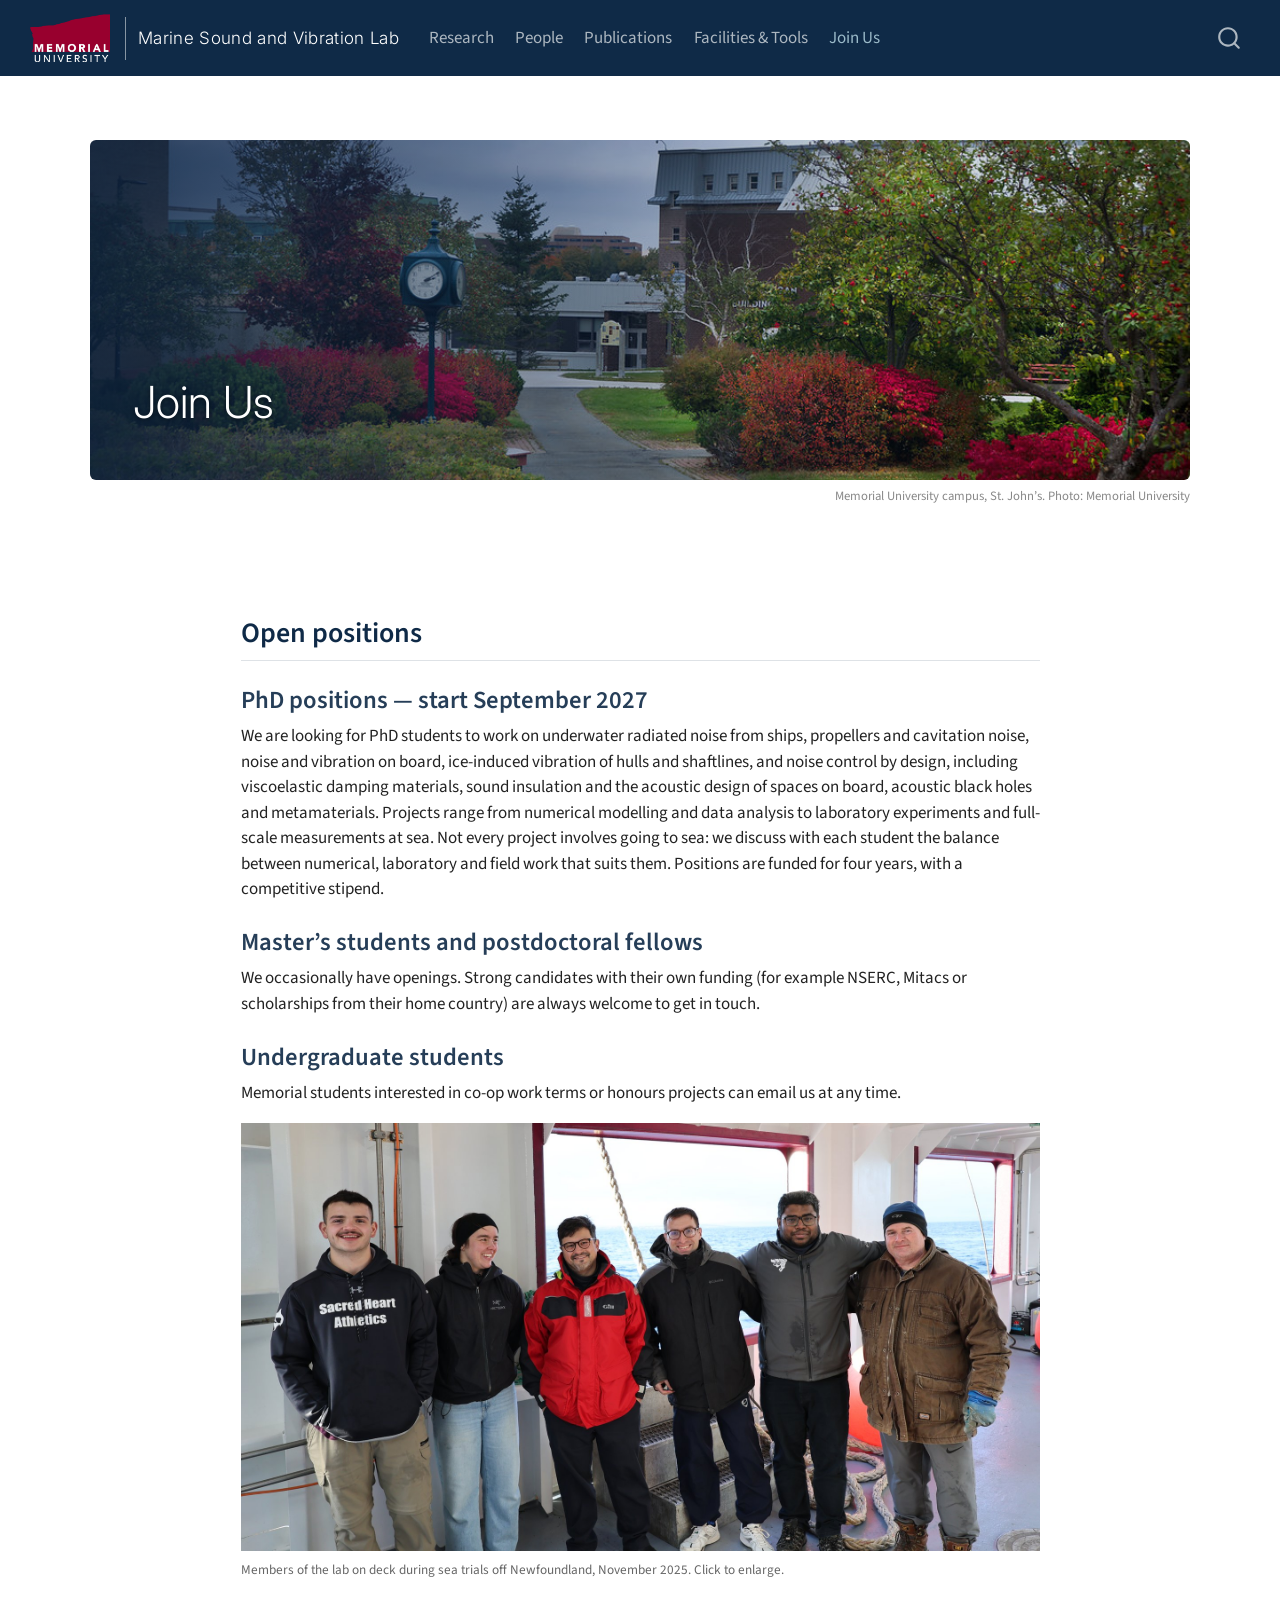
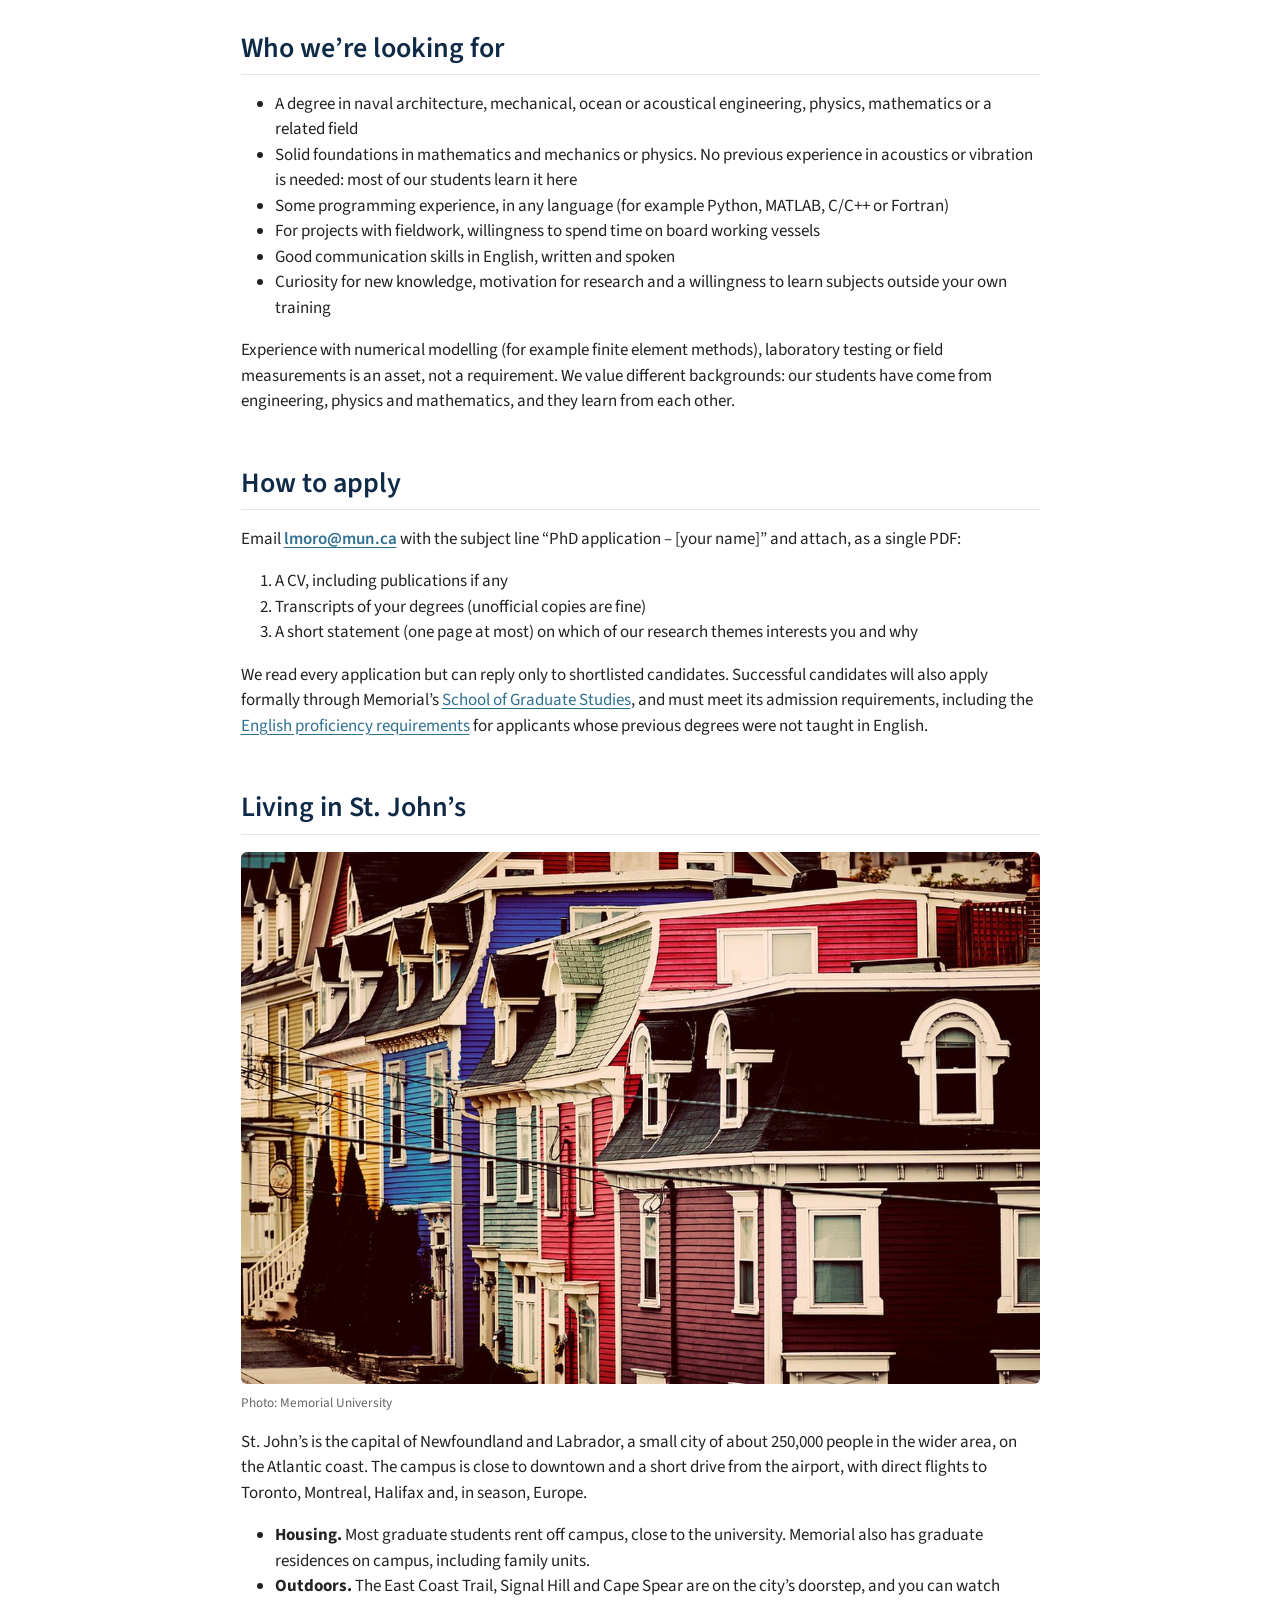
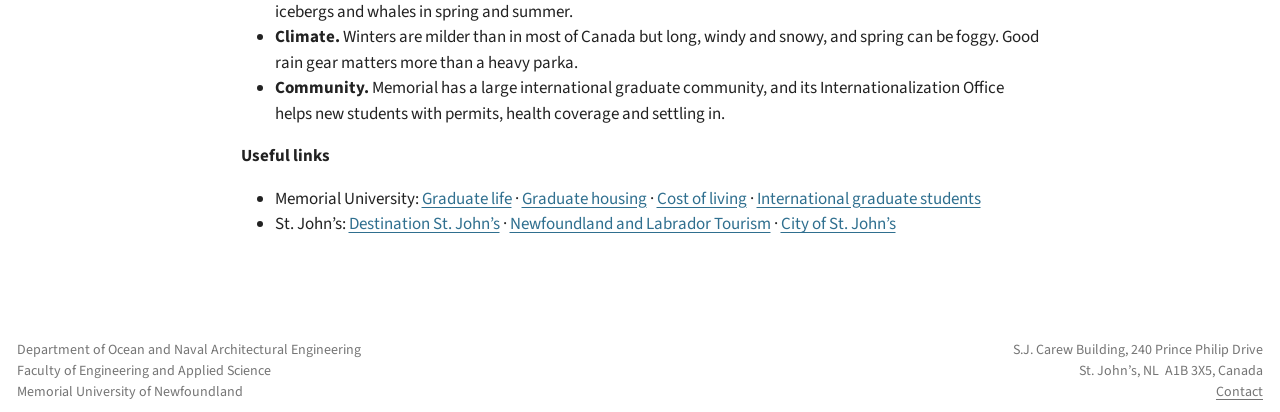
<file: join.html>
<!DOCTYPE html>
<html xmlns="http://www.w3.org/1999/xhtml" lang="en" xml:lang="en"><head>

<meta charset="utf-8">
<meta name="generator" content="quarto-1.11.9">

<meta name="viewport" content="width=device-width, initial-scale=1.0, user-scalable=yes">


<title>Join Us – Marine Sound and Vibration Lab</title>
<style>
/* Default styles provided by pandoc.
** See https://pandoc.org/MANUAL.html#variables-for-html for config info.
*/
span.smallcaps{font-variant: small-caps;}
div.columns{display: flex; gap: 1.5em;}
div.column{flex: auto;}
@media screen {
div.columns{gap: min(4vw, 1.5em);}
div.column{overflow-x: auto;}
}
div.hanging-indent{margin-left: 1.5em; text-indent: -1.5em;}
ul.task-list{list-style: none;}
ul.task-list li input[type="checkbox"] {
  width: 0.8em;
  margin: 0 0.8em 0.2em -1em; /* quarto-specific, see https://github.com/quarto-dev/quarto-cli/issues/4556 */ 
  vertical-align: middle;
}
</style>


<script src="site_libs/quarto-nav/quarto-nav.js"></script>
<script src="site_libs/quarto-nav/headroom.min.js"></script>
<script src="site_libs/clipboard/clipboard.min.js"></script>
<script src="site_libs/quarto-search/autocomplete.umd.js"></script>
<script src="site_libs/quarto-search/fuse.min.js"></script>
<script src="site_libs/quarto-search/quarto-search.js"></script>
<meta name="quarto:offset" content="./">
<link href="./images/favicon-msvl.png" rel="icon" type="image/png">
<script src="site_libs/quarto-html/quarto.js" type="module"></script>
<script src="site_libs/quarto-html/tabsets/tabsets.js" type="module"></script>
<script src="site_libs/quarto-html/scrollable-regions/scrollable-regions.js" type="module"></script>
<script src="site_libs/quarto-html/popper.min.js"></script>
<script src="site_libs/quarto-html/tippy.umd.min.js"></script>
<script src="site_libs/quarto-html/anchor.min.js"></script>
<link href="site_libs/quarto-html/tippy.css" rel="stylesheet">
<link href="site_libs/quarto-html/quarto-syntax-highlighting-63b5708e65d6cd79cd7618c58d0c21e7.css" rel="stylesheet" id="quarto-text-highlighting-styles">
<script src="site_libs/bootstrap/bootstrap.min.js"></script>
<link href="site_libs/bootstrap/bootstrap-icons.css" rel="stylesheet">
<link href="site_libs/bootstrap/bootstrap-0a2a2bf418cf5d4227889cd3f351048e.min.css" rel="stylesheet" append-hash="true" id="quarto-bootstrap" data-mode="light">
<script src="site_libs/quarto-contrib/glightbox/glightbox.min.js"></script>
<link href="site_libs/quarto-contrib/glightbox/glightbox.min.css" rel="stylesheet">
<link href="site_libs/quarto-contrib/glightbox/lightbox.css" rel="stylesheet">
<script id="quarto-search-options" type="application/json">{
  "location": "navbar",
  "copy-button": false,
  "collapse-after": 3,
  "panel-placement": "end",
  "type": "overlay",
  "limit": 50,
  "keyboard-shortcut": [
    "f",
    "/",
    "s"
  ],
  "show-item-context": false,
  "language": {
    "search-no-results-text": "No results",
    "search-matching-documents-text": "matching documents",
    "search-copy-link-title": "Copy link to search",
    "search-hide-matches-text": "Hide additional matches",
    "search-more-match-text": "more match in this document",
    "search-more-matches-text": "more matches in this document",
    "search-clear-button-title": "Clear",
    "search-text-placeholder": "",
    "search-detached-cancel-button-title": "Cancel",
    "search-submit-button-title": "Submit",
    "search-label": "Search"
  }
}</script>
<style>html{ scroll-behavior: smooth; }</style>


</head>

<body class="nav-fixed fullcontent quarto-light"><a id="quarto-skip-link" class="visually-hidden-focusable" href="#quarto-document-content">Skip to main content</a>

<div id="quarto-search-results"></div>
  <header id="quarto-header" class="headroom fixed-top">
    <nav class="navbar navbar-expand-xl " data-bs-theme="dark" aria-label="Site">
      <div class="navbar-container container-fluid">
      <div class="navbar-brand-container mx-auto">
    <a href="https://www.mun.ca" class="navbar-brand navbar-brand-logo">
    <img src="./images/MUN_Logo_Pantone_white_text.png" alt="" class="navbar-logo light-content">
    <img src="./images/MUN_Logo_Pantone_white_text.png" alt="" class="navbar-logo dark-content">
    </a>
  </div>
          <button class="navbar-toggler" type="button" data-bs-toggle="collapse" data-bs-target="#navbarCollapse" aria-controls="navbarCollapse" aria-expanded="false" aria-label="Toggle navigation" onclick="if (window.quartoToggleHeadroom) { window.quartoToggleHeadroom(); }">
  <span class="navbar-toggler-icon"></span>
</button>
          <div class="collapse navbar-collapse" id="navbarCollapse">
            <ul class="navbar-nav navbar-nav-scroll me-auto">
  <li class="nav-item">
    <a class="nav-link" href="./index.html"> 
<span class="menu-text">Marine Sound and Vibration Lab</span></a>
  </li>  
  <li class="nav-item">
    <a class="nav-link" href="./research.html"> 
<span class="menu-text">Research</span></a>
  </li>  
  <li class="nav-item">
    <a class="nav-link" href="./people.html"> 
<span class="menu-text">People</span></a>
  </li>  
  <li class="nav-item">
    <a class="nav-link" href="./publications.html"> 
<span class="menu-text">Publications</span></a>
  </li>  
  <li class="nav-item">
    <a class="nav-link" href="./facilities.html"> 
<span class="menu-text">Facilities &amp; Tools</span></a>
  </li>  
  <li class="nav-item">
    <a class="nav-link active" href="./join.html" aria-current="page"> 
<span class="menu-text">Join Us</span></a>
  </li>  
</ul>
          </div> <!-- /navcollapse -->
            <div class="quarto-navbar-tools">
</div>
            <div id="quarto-search" class="" title="Search"></div>
      </div> <!-- /container-fluid -->
    </nav>
</header>
<!-- content -->
<div id="quarto-content" class="quarto-container page-columns page-rows-contents page-layout-article page-navbar">
<!-- sidebar -->
<!-- margin-sidebar -->
    
<!-- main -->
<main class="content page-columns page-full" id="quarto-document-content" tabindex="-1"><header id="title-block-header" class="quarto-title-block"></header>




<style>
.join-banner { background-image:
  linear-gradient(90deg, rgba(12,35,64,.80) 0%, rgba(12,35,64,.40) 45%, rgba(12,35,64,0) 100%),
  url("images/join-banner-campus.jpg");
  min-height: 340px; margin-top: 1rem; margin-bottom: 0; align-items: flex-end; background-position: center 60%; }
.join-banner h1 { font-family: 'Inter', sans-serif; font-weight: 300; font-size: 2.6rem; margin: 0; text-shadow: 0 1px 4px rgba(0,0,0,.45); }
.banner-credit { font-size: .75rem; color: #888; text-align: right; margin-top: .4rem; margin-bottom: 3.5rem; }
@media (max-width: 768px) { .join-banner { min-height: 220px; } }
</style>
<section id="join-us" class="level1 hero hero-photo join-banner column-page">
<h1>Join Us</h1>
</section>
<div class="banner-credit column-page">
<p>Memorial University campus, St.&nbsp;John’s. Photo: Memorial University</p>
</div>
<section id="open-positions" class="level2">
<h2 class="anchored" data-anchor-id="open-positions">Open positions</h2>
<section id="phd-positions-start-september-2027" class="level3">
<h3 class="anchored" data-anchor-id="phd-positions-start-september-2027">PhD positions — start September 2027</h3>
<p>We are looking for PhD students to work on underwater radiated noise from ships, propellers and cavitation noise, noise and vibration on board, ice-induced vibration of hulls and shaftlines, and noise control by design, including viscoelastic damping materials, sound insulation and the acoustic design of spaces on board, acoustic black holes and metamaterials. Projects range from numerical modelling and data analysis to laboratory experiments and full-scale measurements at sea. Not every project involves going to sea: we discuss with each student the balance between numerical, laboratory and field work that suits them. Positions are funded for four years, with a competitive stipend.</p>
</section>
<section id="masters-students-and-postdoctoral-fellows" class="level3">
<h3 class="anchored" data-anchor-id="masters-students-and-postdoctoral-fellows">Master’s students and postdoctoral fellows</h3>
<p>We occasionally have openings. Strong candidates with their own funding (for example NSERC, Mitacs or scholarships from their home country) are always welcome to get in touch.</p>
</section>
<section id="undergraduate-students" class="level3">
<h3 class="anchored" data-anchor-id="undergraduate-students">Undergraduate students</h3>
<p>Memorial students interested in co-op work terms or honours projects can email us at any time.</p>
<div class="quarto-figure quarto-figure-center">
<figure class="figure">
<p><a href="images/join-team-deck-v2.jpg" class="lightbox" data-gallery="quarto-lightbox-gallery-1" title="Members of the lab on deck during sea trials off Newfoundland, November 2025. Click to enlarge."><img src="images/join-team-deck-v2.jpg" class="img-fluid figure-img" alt="Six people, students and researchers of the lab, smiling on the deck of a vessel with the sea behind them"></a></p>
<figcaption>Members of the lab on deck during sea trials off Newfoundland, November 2025. Click to enlarge.</figcaption>
</figure>
</div>
</section>
</section>
<section id="who-were-looking-for" class="level2">
<h2 class="anchored" data-anchor-id="who-were-looking-for">Who we’re looking for</h2>
<ul>
<li>A degree in naval architecture, mechanical, ocean or acoustical engineering, physics, mathematics or a related field</li>
<li>Solid foundations in mathematics and mechanics or physics. No previous experience in acoustics or vibration is needed: most of our students learn it here</li>
<li>Some programming experience, in any language (for example Python, MATLAB, C/C++ or Fortran)</li>
<li>For projects with fieldwork, willingness to spend time on board working vessels</li>
<li>Good communication skills in English, written and spoken</li>
<li>Curiosity for new knowledge, motivation for research and a willingness to learn subjects outside your own training</li>
</ul>
<p>Experience with numerical modelling (for example finite element methods), laboratory testing or field measurements is an asset, not a requirement. We value different backgrounds: our students have come from engineering, physics and mathematics, and they learn from each other.</p>
</section>
<section id="how-to-apply" class="level2">
<h2 class="anchored" data-anchor-id="how-to-apply">How to apply</h2>
<p>Email <span class="obf-email" data-u="lmoro" data-d="mun.ca" data-s="PhD application">lmoro [at] mun.ca</span> with the subject line “PhD application – [your name]” and attach, as a single PDF:</p>
<ol type="1">
<li>A CV, including publications if any</li>
<li>Transcripts of your degrees (unofficial copies are fine)</li>
<li>A short statement (one page at most) on which of our research themes interests you and why</li>
</ol>
<p>We read every application but can reply only to shortlisted candidates. Successful candidates will also apply formally through Memorial’s <a href="https://www.mun.ca/sgs/">School of Graduate Studies</a>, and must meet its admission requirements, including the <a href="https://www.mun.ca/university-calendar/school-of-graduate-studies/school-of-graduate-studies/4/1/#4.1.5">English proficiency requirements</a> for applicants whose previous degrees were not taught in English.</p>
</section>
<section id="living-in-st.-johns" class="level2">
<h2 class="anchored" data-anchor-id="living-in-st.-johns">Living in St.&nbsp;John’s</h2>
<div class="quarto-figure quarto-figure-center">
<figure class="figure">
<p><img src="images/stjohns-jellybean.jpg" class="living-photo img-fluid figure-img" alt="Colourful row houses in downtown St. John's"></p>
<figcaption>Photo: Memorial University</figcaption>
</figure>
</div>
<p>St.&nbsp;John’s is the capital of Newfoundland and Labrador, a small city of about 250,000 people in the wider area, on the Atlantic coast. The campus is close to downtown and a short drive from the airport, with direct flights to Toronto, Montreal, Halifax and, in season, Europe.</p>
<ul>
<li><strong>Housing.</strong> Most graduate students rent off campus, close to the university. Memorial also has graduate residences on campus, including family units.</li>
<li><strong>Outdoors.</strong> The East Coast Trail, Signal Hill and Cape Spear are on the city’s doorstep, and you can watch icebergs and whales in spring and summer.</li>
<li><strong>Climate.</strong> Winters are milder than in most of Canada but long, windy and snowy, and spring can be foggy. Good rain gear matters more than a heavy parka.</li>
<li><strong>Community.</strong> Memorial has a large international graduate community, and its Internationalization Office helps new students with permits, health coverage and settling in.</li>
</ul>
<p><strong>Useful links</strong></p>
<ul>
<li>Memorial University: <a href="https://mun.ca/become/graduate/graduate-life/">Graduate life</a> · <a href="https://mun.ca/become/graduate/graduate-life/graduate-housing">Graduate housing</a> · <a href="https://www.mun.ca/become/graduate/tuition-fees-and-funding/cost-of-living/">Cost of living</a> · <a href="https://www.mun.ca/become/graduate/international-students">International graduate students</a></li>
<li>St.&nbsp;John’s: <a href="https://destinationstjohns.com">Destination St.&nbsp;John’s</a> · <a href="https://www.newfoundlandlabrador.com/top-destinations/st-johns">Newfoundland and Labrador Tourism</a> · <a href="https://www.stjohns.ca/about-st-johns/visit-st-john-s/">City of St.&nbsp;John’s</a></li>
</ul>


</section>

</main> <!-- /main -->
<!-- Builds email links when a person views the page, so simple spam bots can't read the address. -->
<script>
document.addEventListener('DOMContentLoaded', function () {
  document.querySelectorAll('.obf-email').forEach(function (el) {
    var addr = el.dataset.u + '@' + el.dataset.d;
    var a = document.createElement('a');
    a.href = 'mailto:' + addr + (el.dataset.s ? '?subject=' + encodeURIComponent(el.dataset.s) : '');
    a.textContent = addr;
    a.style.fontWeight = '600';
    el.replaceWith(a);
  });
});
</script>
<script id="quarto-html-after-body" type="application/javascript">
  window.document.addEventListener("DOMContentLoaded", function (event) {
    const icon = "";
    const anchorJS = new window.AnchorJS();
    anchorJS.options = {
      placement: 'right',
      icon: icon
    };
    anchorJS.add('.anchored');
    const isCodeAnnotation = (el) => {
      for (const clz of el.classList) {
        if (clz.startsWith('code-annotation-')) {                     
          return true;
        }
      }
      return false;
    }
    const onCopySuccess = function(e) {
      // button target
      const button = e.trigger;
      // don't keep focus
      button.blur();
      // flash "checked"
      button.classList.add('code-copy-button-checked');
      var currentTitle = button.getAttribute("title");
      button.setAttribute("title", "Copied!");
      let tooltip;
      if (window.bootstrap) {
        button.setAttribute("data-bs-toggle", "tooltip");
        button.setAttribute("data-bs-placement", "left");
        button.setAttribute("data-bs-title", "Copied!");
        tooltip = new bootstrap.Tooltip(button, 
          { trigger: "manual", 
            customClass: "code-copy-button-tooltip",
            offset: [0, -8]});
        tooltip.show();    
      }
      setTimeout(function() {
        if (tooltip) {
          tooltip.hide();
          button.removeAttribute("data-bs-title");
          button.removeAttribute("data-bs-toggle");
          button.removeAttribute("data-bs-placement");
        }
        button.setAttribute("title", currentTitle);
        button.classList.remove('code-copy-button-checked');
      }, 1000);
      // clear code selection
      e.clearSelection();
    }
    const getTextToCopy = function(trigger) {
      const outerScaffold = trigger.parentElement.cloneNode(true);
      const codeEl = outerScaffold.querySelector('code');
      for (const childEl of codeEl.children) {
        if (isCodeAnnotation(childEl)) {
          childEl.remove();
        }
      }
      return codeEl.innerText;
    }
    const clipboard = new window.ClipboardJS('.code-copy-button:not([data-in-quarto-modal])', {
      text: getTextToCopy
    });
    clipboard.on('success', onCopySuccess);
    if (window.document.getElementById('quarto-embedded-source-code-modal')) {
      const clipboardModal = new window.ClipboardJS('.code-copy-button[data-in-quarto-modal]', {
        text: getTextToCopy,
        container: window.document.getElementById('quarto-embedded-source-code-modal')
      });
      clipboardModal.on('success', onCopySuccess);
    }
      var localhostRegex = new RegExp(/^(?:http|https):\/\/localhost\:?[0-9]*\//);
      var mailtoRegex = new RegExp(/^mailto:/);
        var filterRegex = new RegExp("https:\/\/msvlab\.ca");
      var isInternal = (href) => {
          return filterRegex.test(href) || localhostRegex.test(href) || mailtoRegex.test(href);
      }
      // Inspect non-navigation links and adorn them if external
      window.quartoDecorateExternalLinks = function (root) {
     var links = (root || window.document).querySelectorAll('a[href]:not(.nav-link):not(.navbar-brand):not(.toc-action):not(.sidebar-link):not(.sidebar-item-toggle):not(.pagination-link):not(.no-external):not([aria-hidden]):not(.dropdown-item):not(.quarto-navigation-tool):not(.about-link)');
      for (var i=0; i<links.length; i++) {
        const link = links[i];
        if (!isInternal(link.href)) {
          // undo the damage that might have been done by quarto-nav.js in the case of
          // links that we want to consider external
          if (link.dataset.originalHref !== undefined) {
            link.href = link.dataset.originalHref;
          }
          if (!link.classList.contains('no-external-icon')) {
          }
        }
      }
      };
      window.quartoDecorateExternalLinks(window.document);
    // Esc closes the popup (WCAG 1.4.13) and focus leaving both trigger and
    // popup closes it (WCAG 2.4.11); tippy handles neither for interactive popups.
    const hideOnEscAndFocusOut = {
      name: 'hideOnEscAndFocusOut',
      defaultValue: true,
      fn(instance) {
        const dismiss = () => {
          // A show scheduled by the trigger delay would otherwise reopen it
          instance.clearDelayTimeouts();
          instance.hide();
        };
        const onKeyDown = (event) => {
          if (event.key !== 'Escape') {
            return;
          }
          // Keep Esc from also reaching page handlers (e.g. reveal.js overview),
          // except an open reveal.js slide menu, which Esc should close too.
          // The menu handles keys only when its keyboard option is on.
          const menuHandlesEsc = window.Reveal?.getPlugin?.('menu')?.isOpen() &&
            window.Reveal.getConfig().menu?.keyboard !== false;
          if (!menuHandlesEsc) {
            event.stopPropagation();
          }
          if (instance.popper.contains(window.document.activeElement)) {
            // Disabled while refocusing so the focus trigger does not reopen it
            instance.disable();
            instance.reference.focus();
            instance.enable();
          }
          dismiss();
        };
        const onFocusOut = (event) => {
          const target = event.relatedTarget;
          if (target && !instance.reference.contains(target) &&
              !instance.popper.contains(target)) {
            dismiss();
          }
        };
        // On the trigger too: a click trigger (code-annotations: select) has no
        // blur handling. Attached for the instance's lifetime so leaving the
        // trigger also cancels a show still pending on the trigger delay.
        instance.reference.addEventListener('focusout', onFocusOut);
        return {
          onShow() {
            window.document.addEventListener('keydown', onKeyDown, true);
            instance.popper.addEventListener('focusout', onFocusOut);
          },
          onHide() {
            window.document.removeEventListener('keydown', onKeyDown, true);
            instance.popper.removeEventListener('focusout', onFocusOut);
          },
          onDestroy() {
            instance.reference.removeEventListener('focusout', onFocusOut);
          },
        };
      },
    };
    function tippyHover(el, contentFn, onTriggerFn, onUntriggerFn) {
      const config = {
        allowHTML: true,
        maxWidth: 500,
        delay: 100,
        arrow: false,
        appendTo: function(el) {
            return el.parentElement;
        },
        interactive: true,
        interactiveBorder: 10,
        theme: 'quarto',
        placement: 'bottom-start',
        plugins: [hideOnEscAndFocusOut],
      };
      if (contentFn) {
        config.content = contentFn;
      }
      if (onTriggerFn) {
        config.onTrigger = onTriggerFn;
      }
      if (onUntriggerFn) {
        config.onUntrigger = onUntriggerFn;
      }
      window.tippy(el, config); 
    }
    const noterefs = window.document.querySelectorAll('a[role="doc-noteref"]');
    for (var i=0; i<noterefs.length; i++) {
      const ref = noterefs[i];
      tippyHover(ref, function() {
        // use id or data attribute instead here
        let href = ref.getAttribute('data-footnote-href') || ref.getAttribute('href');
        try { href = new URL(href).hash; } catch {}
        const id = href.replace(/^#\/?/, "");
        const note = window.document.getElementById(id);
        if (note) {
          return note.innerHTML;
        } else {
          return "";
        }
      });
    }
    const xrefs = window.document.querySelectorAll('a.quarto-xref');
    const processXRef = (id, note) => {
      // Strip column container classes
      const stripColumnClz = (el) => {
        el.classList.remove("page-full", "page-columns");
        if (el.children) {
          for (const child of el.children) {
            stripColumnClz(child);
          }
        }
      }
      stripColumnClz(note)
      if (id === null || id.startsWith('sec-')) {
        // Special case sections, only their first couple elements
        const container = document.createElement("div");
        if (note.children && note.children.length > 2) {
          container.appendChild(note.children[0].cloneNode(true));
          for (let i = 1; i < note.children.length; i++) {
            const child = note.children[i];
            if (child.tagName === "P" && child.innerText === "") {
              continue;
            } else {
              container.appendChild(child.cloneNode(true));
              break;
            }
          }
          if (window.Quarto?.typesetMath) {
            window.Quarto.typesetMath(container);
          }
          return container.innerHTML
        } else {
          if (window.Quarto?.typesetMath) {
            window.Quarto.typesetMath(note);
          }
          return note.innerHTML;
        }
      } else {
        // Remove any anchor links if they are present
        const anchorLink = note.querySelector('a.anchorjs-link');
        if (anchorLink) {
          anchorLink.remove();
        }
        if (window.Quarto?.typesetMath) {
          window.Quarto.typesetMath(note);
        }
        if (note.classList.contains("callout")) {
          return note.outerHTML;
        } else {
          return note.innerHTML;
        }
      }
    }
    for (var i=0; i<xrefs.length; i++) {
      const xref = xrefs[i];
      tippyHover(xref, undefined, function(instance) {
        instance.disable();
        let url = xref.getAttribute('href');
        let hash = undefined; 
        if (url.startsWith('#')) {
          hash = url;
        } else {
          try { hash = new URL(url).hash; } catch {}
        }
        if (hash) {
          const id = hash.replace(/^#\/?/, "");
          const note = window.document.getElementById(id);
          if (note !== null) {
            try {
              const html = processXRef(id, note.cloneNode(true));
              instance.setContent(html);
            } finally {
              instance.enable();
              instance.show();
            }
          } else {
            // See if we can fetch this
            fetch(url.split('#')[0])
            .then(res => res.text())
            .then(html => {
              const parser = new DOMParser();
              const htmlDoc = parser.parseFromString(html, "text/html");
              const note = htmlDoc.getElementById(id);
              if (note !== null) {
                const html = processXRef(id, note);
                instance.setContent(html);
              } 
            }).finally(() => {
              instance.enable();
              instance.show();
            });
          }
        } else {
          // See if we can fetch a full url (with no hash to target)
          // This is a special case and we should probably do some content thinning / targeting
          fetch(url)
          .then(res => res.text())
          .then(html => {
            const parser = new DOMParser();
            const htmlDoc = parser.parseFromString(html, "text/html");
            const note = htmlDoc.querySelector('main.content');
            if (note !== null) {
              // This should only happen for chapter cross references
              // (since there is no id in the URL)
              // remove the first header
              if (note.children.length > 0 && note.children[0].tagName === "HEADER") {
                note.children[0].remove();
              }
              const html = processXRef(null, note);
              instance.setContent(html);
            } 
          }).finally(() => {
            instance.enable();
            instance.show();
          });
        }
      }, function(instance) {
      });
    }
        let selectedAnnoteEl;
        const selectorForAnnotation = ( cell, annotation) => {
          let cellAttr = 'data-code-cell="' + cell + '"';
          let lineAttr = 'data-code-annotation="' +  annotation + '"';
          const selector = 'span[' + cellAttr + '][' + lineAttr + ']';
          return selector;
        }
        const selectCodeLines = (annoteEl) => {
          const doc = window.document;
          const targetCell = annoteEl.getAttribute("data-target-cell");
          const targetAnnotation = annoteEl.getAttribute("data-target-annotation");
          const annoteSpan = window.document.querySelector(selectorForAnnotation(targetCell, targetAnnotation));
          const lines = annoteSpan.getAttribute("data-code-lines").split(",");
          const lineIds = lines.map((line) => {
            return targetCell + "-" + line;
          })
          // Each band is positioned against its own containing block, which is
          // not the offsetParent of the lines, so place it from client rects.
          const placeBand = (band, firstEl, lastEl, codeBlock) => {
            const container = band.offsetParent;
            if (container === null) {
              return;
            }
            const containerRect = container.getBoundingClientRect();
            // Reveal.js scales slides with a transform, so convert client
            // pixels back to the CSS pixels of the container.
            const scale = containerRect.height / container.offsetHeight || 1;
            const firstRect = firstEl.getBoundingClientRect();
            const lastRect = lastEl.getBoundingClientRect();
            const top = (firstRect.top - containerRect.top) / scale - container.clientTop + container.scrollTop;
            const height = (lastRect.bottom - firstRect.top) / scale;
            band.style.top = top - 2 + "px";
            band.style.height = height + 4 + "px";
            if (codeBlock) {
              // Without the copy button wrapper, the containing block is wider
              // than the code block, so span the code block explicitly.
              const blockRect = codeBlock.getBoundingClientRect();
              band.style.left = (blockRect.left - containerRect.left) / scale - container.clientLeft + container.scrollLeft + "px";
              band.style.width = blockRect.width / scale + "px";
            }
          };
          if (lineIds.length > 0) {
            const el = window.document.getElementById(lineIds[0]);
            const lastEl = window.document.getElementById(lineIds[lineIds.length - 1]);
            const parent = el.parentElement.parentElement;
            // cook up a div (if necessary) and position it
            let div = window.document.getElementById("code-annotation-line-highlight");
            if (div === null) {
              div = window.document.createElement("div");
              div.setAttribute("id", "code-annotation-line-highlight");
              div.style.position = 'absolute';
              parent.appendChild(div);
            }
            placeBand(div, el, lastEl, parent.closest("div.sourceCode") || parent);
            let gutterDiv = window.document.getElementById("code-annotation-line-highlight-gutter");
            if (gutterDiv === null) {
              gutterDiv = window.document.createElement("div");
              gutterDiv.setAttribute("id", "code-annotation-line-highlight-gutter");
              gutterDiv.style.position = 'absolute';
              const codeCell = window.document.getElementById(targetCell);
              const gutter = codeCell.querySelector('.code-annotation-gutter');
              gutter.appendChild(gutterDiv);
            }
            placeBand(gutterDiv, el, lastEl);
            selectedAnnoteEl = annoteEl;
          }
        };
        const unselectCodeLines = () => {
          const elementsIds = ["code-annotation-line-highlight", "code-annotation-line-highlight-gutter"];
          elementsIds.forEach((elId) => {
            const div = window.document.getElementById(elId);
            if (div) {
              div.remove();
            }
          });
          selectedAnnoteEl = undefined;
        };
          // Handle positioning of the toggle
      window.addEventListener(
        "resize",
        throttle(() => {
          elRect = undefined;
          if (selectedAnnoteEl) {
            selectCodeLines(selectedAnnoteEl);
          }
        }, 10)
      );
      function throttle(fn, ms) {
      let throttle = false;
      let timer;
        return (...args) => {
          if(!throttle) { // first call gets through
              fn.apply(this, args);
              throttle = true;
          } else { // all the others get throttled
              if(timer) clearTimeout(timer); // cancel #2
              timer = setTimeout(() => {
                fn.apply(this, args);
                timer = throttle = false;
              }, ms);
          }
        };
      }
        // Attach click handler to the DT
        const annoteDls = window.document.querySelectorAll('dt[data-target-cell]');
        for (const annoteDlNode of annoteDls) {
          annoteDlNode.addEventListener('click', (event) => {
            const clickedEl = event.target;
            if (clickedEl !== selectedAnnoteEl) {
              unselectCodeLines();
              const activeEl = window.document.querySelector('dt[data-target-cell].code-annotation-active');
              if (activeEl) {
                activeEl.classList.remove('code-annotation-active');
              }
              selectCodeLines(clickedEl);
              clickedEl.classList.add('code-annotation-active');
            } else {
              // Unselect the line
              unselectCodeLines();
              clickedEl.classList.remove('code-annotation-active');
            }
          });
        }
    const findCites = (el) => {
      const parentEl = el.parentElement;
      if (parentEl) {
        const cites = parentEl.dataset.cites;
        if (cites) {
          return {
            el,
            cites: cites.split(' ')
          };
        } else {
          return findCites(el.parentElement)
        }
      } else {
        return undefined;
      }
    };
    var bibliorefs = window.document.querySelectorAll('a[role="doc-biblioref"]');
    for (var i=0; i<bibliorefs.length; i++) {
      const ref = bibliorefs[i];
      const citeInfo = findCites(ref);
      if (citeInfo) {
        tippyHover(citeInfo.el, function() {
          var popup = window.document.createElement('div');
          citeInfo.cites.forEach(function(cite) {
            var citeDiv = window.document.createElement('div');
            citeDiv.classList.add('hanging-indent');
            citeDiv.classList.add('csl-entry');
            var biblioDiv = window.document.getElementById('ref-' + cite);
            if (biblioDiv) {
              citeDiv.innerHTML = biblioDiv.innerHTML;
            }
            popup.appendChild(citeDiv);
          });
          return popup.innerHTML;
        });
      }
    }
  });
  </script>
  <script type="application/javascript">
  window.quartoScrollableRegionsLabels = {"code":"Scrollable code","output":"Scrollable output"};
  </script>
</div> <!-- /content -->
<footer class="footer">
  <div class="nav-footer">
    <div class="nav-footer-left">
<p>Department of Ocean and Naval Architectural Engineering<br> Faculty of Engineering and Applied Science<br> Memorial University of Newfoundland</p>
</div>   
    <div class="nav-footer-center">
      &nbsp;
    </div>
    <div class="nav-footer-right">
<p>S.J. Carew Building, 240 Prince Philip Drive<br> St.&nbsp;John’s, NL&nbsp; A1B 3X5, Canada<br> <a href="./join.html#how-to-apply">Contact</a></p>
</div>
  </div>
</footer>
<script>var lightboxQuarto = GLightbox({"closeEffect":"zoom","descPosition":"bottom","loop":false,"openEffect":"zoom","selector":".lightbox"});
(function() {
  let previousOnload = window.onload;
  window.onload = () => {
    if (previousOnload) {
      previousOnload();
    }
    lightboxQuarto.on('slide_before_load', (data) => {
      const { slideIndex, slideNode, slideConfig, player, trigger } = data;
      const href = trigger.getAttribute('href');
      if (href !== null) {
        const imgEl = window.document.querySelector(`a[href="${href}"] img`);
        if (imgEl !== null) {
          const srcAttr = imgEl.getAttribute("src");
          if (srcAttr && srcAttr.startsWith("data:")) {
            slideConfig.href = srcAttr;
          }
        }
      } 
    });
  
    lightboxQuarto.on('slide_after_load', (data) => {
      const { slideIndex, slideNode, slideConfig, player, trigger } = data;
      if (window.Quarto?.typesetMath) {
        window.Quarto.typesetMath(slideNode);
      }
    });
  
  };
  
})();
          </script>




<script src="site_libs/quarto-html/zenscroll-min.js"></script>
</body></html>
</file>
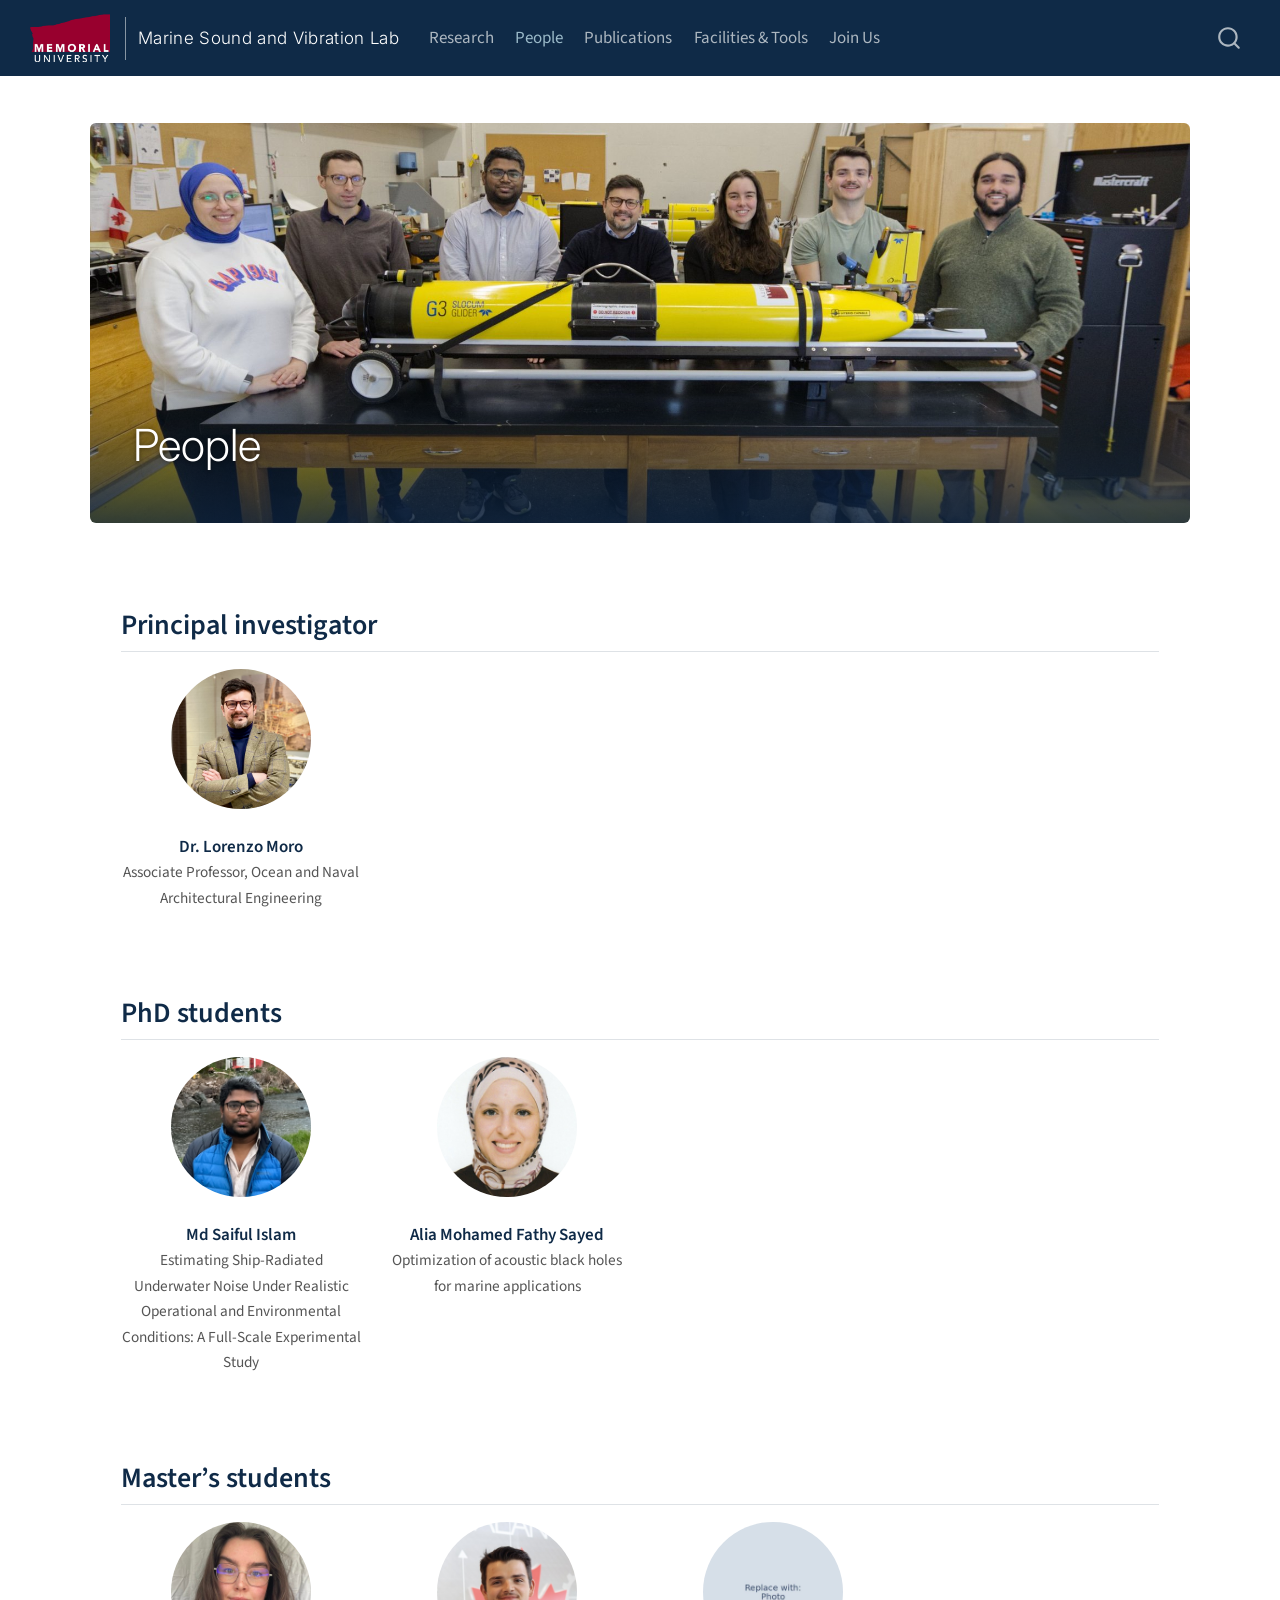
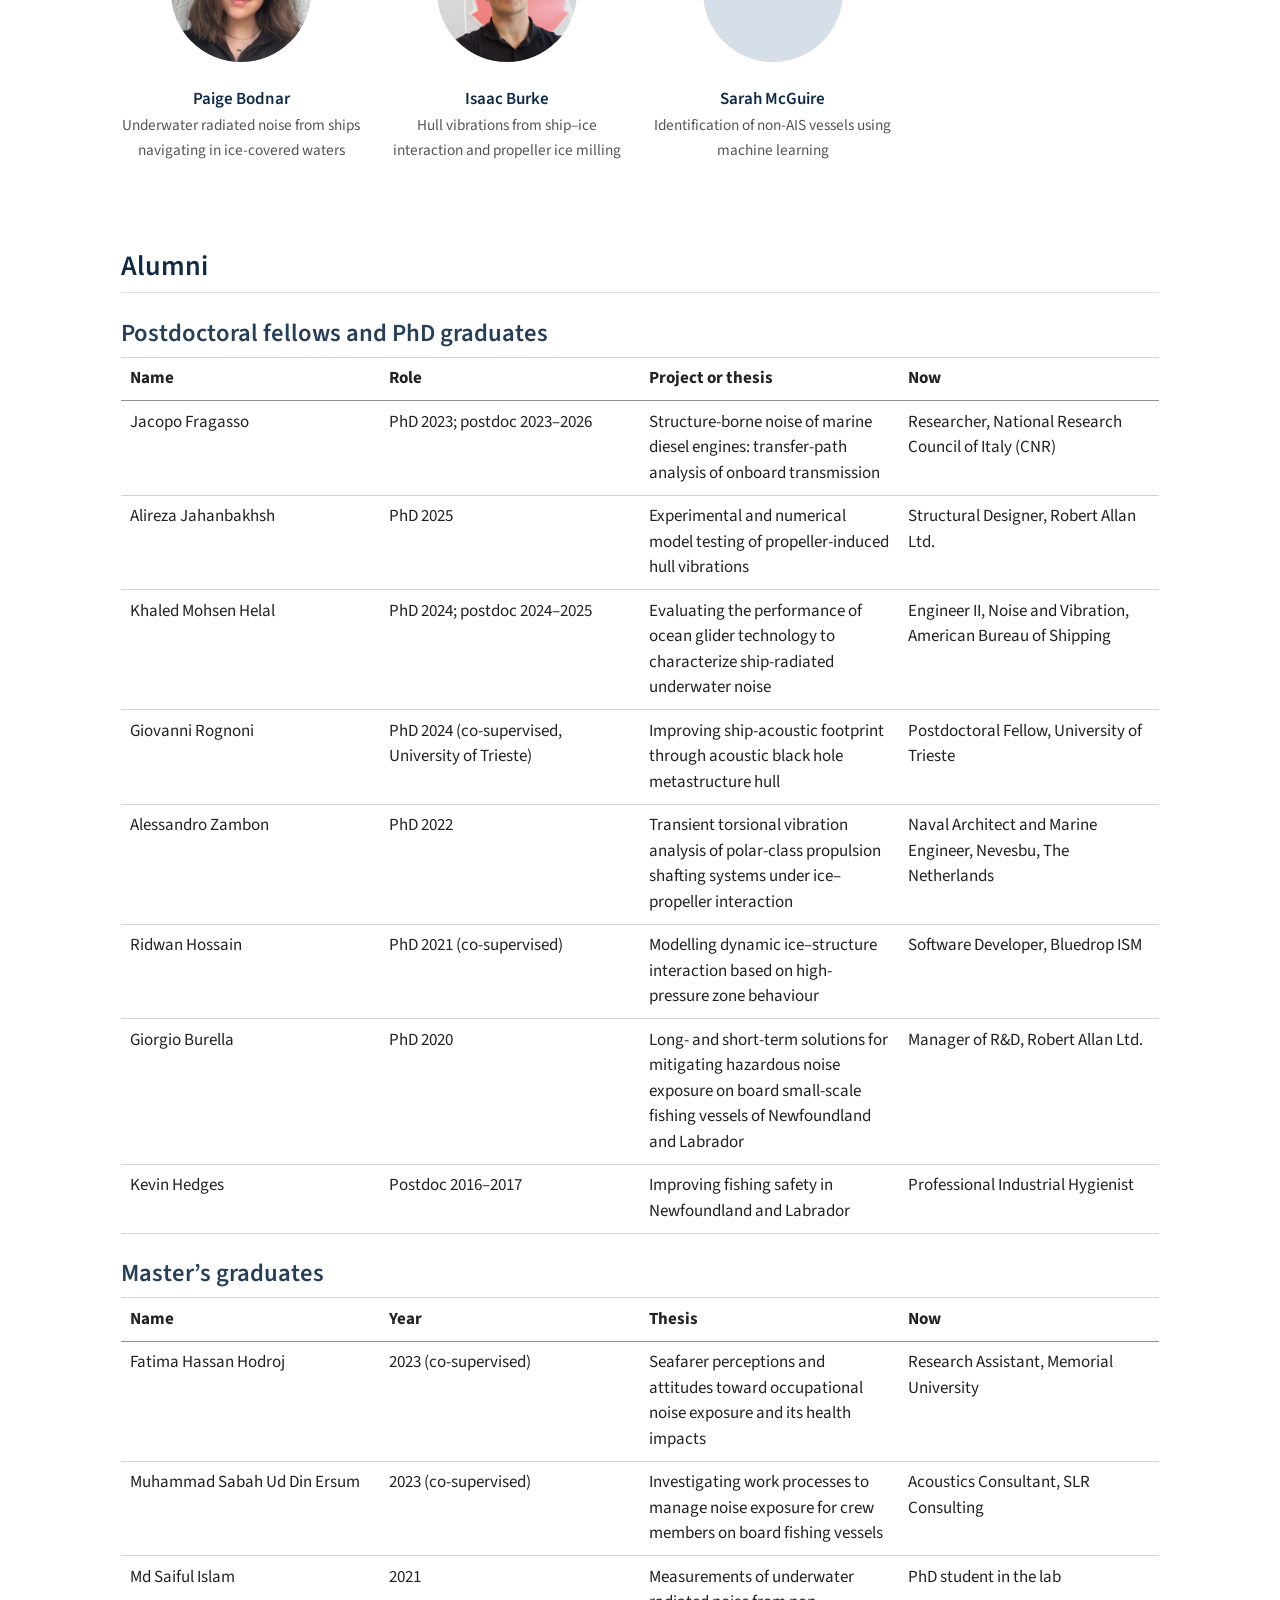
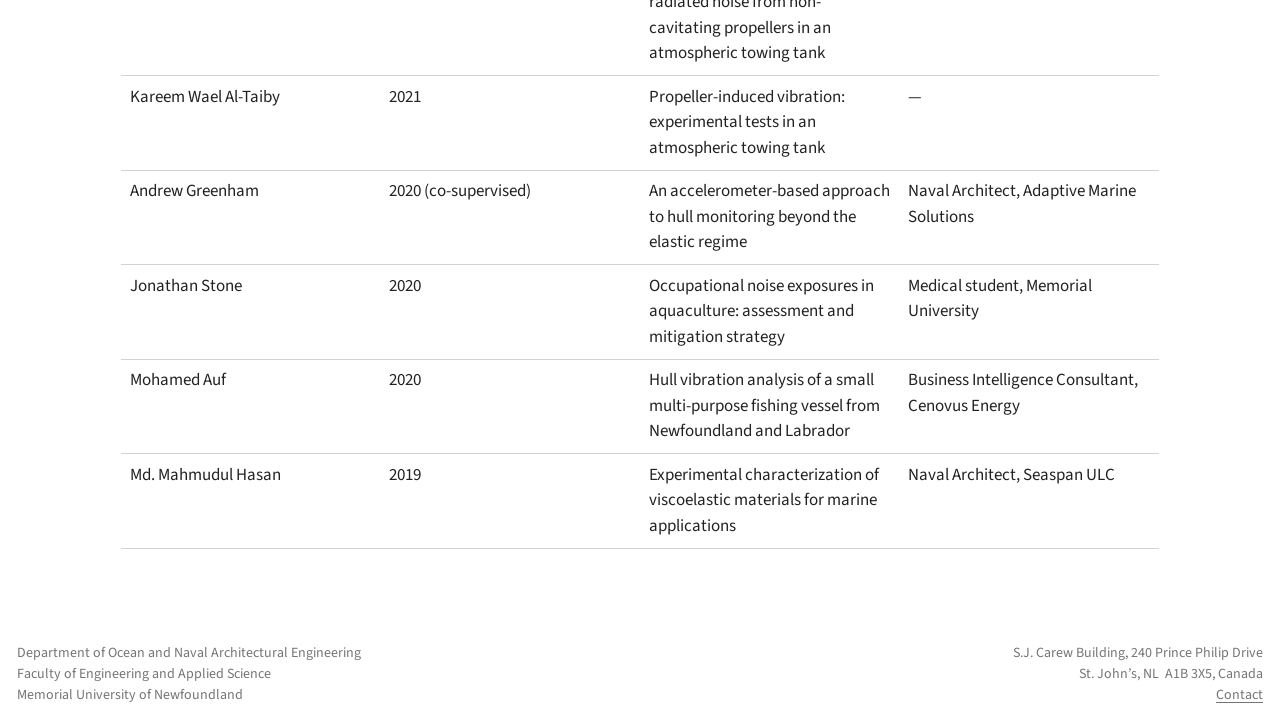
<file: people.html>
<!DOCTYPE html>
<html xmlns="http://www.w3.org/1999/xhtml" lang="en" xml:lang="en"><head>

<meta charset="utf-8">
<meta name="generator" content="quarto-1.11.9">

<meta name="viewport" content="width=device-width, initial-scale=1.0, user-scalable=yes">


<title>People – Marine Sound and Vibration Lab</title>
<style>
/* Default styles provided by pandoc.
** See https://pandoc.org/MANUAL.html#variables-for-html for config info.
*/
span.smallcaps{font-variant: small-caps;}
div.columns{display: flex; gap: 1.5em;}
div.column{flex: auto;}
@media screen {
div.columns{gap: min(4vw, 1.5em);}
div.column{overflow-x: auto;}
}
div.hanging-indent{margin-left: 1.5em; text-indent: -1.5em;}
ul.task-list{list-style: none;}
ul.task-list li input[type="checkbox"] {
  width: 0.8em;
  margin: 0 0.8em 0.2em -1em; /* quarto-specific, see https://github.com/quarto-dev/quarto-cli/issues/4556 */ 
  vertical-align: middle;
}
</style>


<script src="site_libs/quarto-nav/quarto-nav.js"></script>
<script src="site_libs/quarto-nav/headroom.min.js"></script>
<script src="site_libs/clipboard/clipboard.min.js"></script>
<script src="site_libs/quarto-search/autocomplete.umd.js"></script>
<script src="site_libs/quarto-search/fuse.min.js"></script>
<script src="site_libs/quarto-search/quarto-search.js"></script>
<meta name="quarto:offset" content="./">
<link href="./images/favicon-msvl.png" rel="icon" type="image/png">
<script src="site_libs/quarto-html/quarto.js" type="module"></script>
<script src="site_libs/quarto-html/tabsets/tabsets.js" type="module"></script>
<script src="site_libs/quarto-html/scrollable-regions/scrollable-regions.js" type="module"></script>
<script src="site_libs/quarto-html/popper.min.js"></script>
<script src="site_libs/quarto-html/tippy.umd.min.js"></script>
<script src="site_libs/quarto-html/anchor.min.js"></script>
<link href="site_libs/quarto-html/tippy.css" rel="stylesheet">
<link href="site_libs/quarto-html/quarto-syntax-highlighting-63b5708e65d6cd79cd7618c58d0c21e7.css" rel="stylesheet" id="quarto-text-highlighting-styles">
<script src="site_libs/bootstrap/bootstrap.min.js"></script>
<link href="site_libs/bootstrap/bootstrap-icons.css" rel="stylesheet">
<link href="site_libs/bootstrap/bootstrap-9f4964d367be9047c1163643661cbae7.min.css" rel="stylesheet" append-hash="true" id="quarto-bootstrap" data-mode="light">
<script id="quarto-search-options" type="application/json">{
  "location": "navbar",
  "copy-button": false,
  "collapse-after": 3,
  "panel-placement": "end",
  "type": "overlay",
  "limit": 50,
  "keyboard-shortcut": [
    "f",
    "/",
    "s"
  ],
  "show-item-context": false,
  "language": {
    "search-no-results-text": "No results",
    "search-matching-documents-text": "matching documents",
    "search-copy-link-title": "Copy link to search",
    "search-hide-matches-text": "Hide additional matches",
    "search-more-match-text": "more match in this document",
    "search-more-matches-text": "more matches in this document",
    "search-clear-button-title": "Clear",
    "search-text-placeholder": "",
    "search-detached-cancel-button-title": "Cancel",
    "search-submit-button-title": "Submit",
    "search-label": "Search"
  }
}</script>
<style>html{ scroll-behavior: smooth; }</style>


</head>

<body class="nav-fixed fullcontent quarto-light"><a id="quarto-skip-link" class="visually-hidden-focusable" href="#quarto-document-content">Skip to main content</a>

<div id="quarto-search-results"></div>
  <header id="quarto-header" class="headroom fixed-top">
    <nav class="navbar navbar-expand-xl " data-bs-theme="dark" aria-label="Site">
      <div class="navbar-container container-fluid">
      <div class="navbar-brand-container mx-auto">
    <a href="https://www.mun.ca" class="navbar-brand navbar-brand-logo">
    <img src="./images/MUN_Logo_Pantone_white_text.png" alt="" class="navbar-logo light-content">
    <img src="./images/MUN_Logo_Pantone_white_text.png" alt="" class="navbar-logo dark-content">
    </a>
  </div>
          <button class="navbar-toggler" type="button" data-bs-toggle="collapse" data-bs-target="#navbarCollapse" aria-controls="navbarCollapse" aria-expanded="false" aria-label="Toggle navigation" onclick="if (window.quartoToggleHeadroom) { window.quartoToggleHeadroom(); }">
  <span class="navbar-toggler-icon"></span>
</button>
          <div class="collapse navbar-collapse" id="navbarCollapse">
            <ul class="navbar-nav navbar-nav-scroll me-auto">
  <li class="nav-item">
    <a class="nav-link" href="./index.html"> 
<span class="menu-text">Marine Sound and Vibration Lab</span></a>
  </li>  
  <li class="nav-item">
    <a class="nav-link" href="./research.html"> 
<span class="menu-text">Research</span></a>
  </li>  
  <li class="nav-item">
    <a class="nav-link active" href="./people.html" aria-current="page"> 
<span class="menu-text">People</span></a>
  </li>  
  <li class="nav-item">
    <a class="nav-link" href="./publications.html"> 
<span class="menu-text">Publications</span></a>
  </li>  
  <li class="nav-item">
    <a class="nav-link" href="./facilities.html"> 
<span class="menu-text">Facilities &amp; Tools</span></a>
  </li>  
  <li class="nav-item">
    <a class="nav-link" href="./join.html"> 
<span class="menu-text">Join Us</span></a>
  </li>  
</ul>
          </div> <!-- /navcollapse -->
            <div class="quarto-navbar-tools">
</div>
            <div id="quarto-search" class="" title="Search"></div>
      </div> <!-- /container-fluid -->
    </nav>
</header>
<!-- content -->
<div id="quarto-content" class="quarto-container page-columns page-rows-contents page-layout-article page-navbar">
<!-- sidebar -->
<!-- margin-sidebar -->
    
<!-- main -->
<main class="content" id="quarto-document-content" tabindex="-1"><header id="title-block-header" class="quarto-title-block"></header>




<style>
.people-banner { background-image:
  linear-gradient(0deg, rgba(12,35,64,.80) 0%, rgba(12,35,64,.35) 22%, rgba(12,35,64,0) 40%),
  url("images/team-v2.jpg");
  min-height: 400px; margin-top: 1rem; align-items: flex-end; background-position: center 25%; }
.people-banner h1 { font-family: 'Inter', sans-serif; font-weight: 300; font-size: 2.6rem; margin: 0; text-shadow: 0 1px 4px rgba(0,0,0,.45); }
@media (max-width: 768px) { .people-banner { min-height: 260px; } }
.people-banner { margin-bottom: 5rem; }  /* = credit line (.4rem + ~1.1rem) + 3.5rem, as on the other pages */
#quarto-document-content h2 { margin-top: 4rem; }
</style>
<section id="people" class="level1 hero hero-photo people-banner">
<h1>People</h1>
</section>
<!--
HOW TO ADD A PERSON: copy one block that starts with ::: {.g-col-6 .g-col-md-3 .person}
and ends with :::, paste it below the others, and change the photo, name and text.
Photos go in the images folder, square, about 600 x 600 pixels.
-->
<section id="principal-investigator" class="level2">
<h2 class="anchored" data-anchor-id="principal-investigator">Principal investigator</h2>
<div class="grid">
<div class="g-col-6 g-col-md-3 person">
<p><img src="images/Lorenzo_Moro_picture.jpg" class="img-fluid" alt="Lorenzo Moro"></p>
<p><span class="name">Dr.&nbsp;Lorenzo Moro</span><br> <span class="role">Associate Professor, Ocean and Naval Architectural Engineering</span></p>
</div>
</div>
</section>
<section id="phd-students" class="level2">
<h2 class="anchored" data-anchor-id="phd-students">PhD students</h2>
<div class="grid">
<div class="g-col-6 g-col-md-3 person">
<p><img src="images/saiful-islam.jpg" class="img-fluid" alt="Md Saiful Islam"></p>
<p><span class="name">Md Saiful Islam</span><br> <span class="role">Estimating Ship-Radiated Underwater Noise Under Realistic Operational and Environmental Conditions: A Full-Scale Experimental Study</span></p>
</div>
<div class="g-col-6 g-col-md-3 person">
<p><img src="images/alia-sayed.jpg" class="img-fluid" alt="Alia Sayed"></p>
<p><span class="name">Alia Mohamed Fathy Sayed</span><br> <span class="role">Optimization of acoustic black holes for marine applications</span></p>
</div>
</div>
</section>
<section id="masters-students" class="level2">
<h2 class="anchored" data-anchor-id="masters-students">Master’s students</h2>
<div class="grid">
<div class="g-col-6 g-col-md-3 person">
<p><img src="images/paige-bodnar.jpg" class="img-fluid" alt="Paige Bodnar"></p>
<p><span class="name">Paige Bodnar</span><br> <span class="role">Underwater radiated noise from ships navigating in ice-covered waters</span></p>
</div>
<div class="g-col-6 g-col-md-3 person">
<p><img src="images/isaac-burke.jpg" class="img-fluid" alt="Isaac Burke"></p>
<p><span class="name">Isaac Burke</span><br> <span class="role">Hull vibrations from ship–ice interaction and propeller ice milling</span></p>
</div>
<div class="g-col-6 g-col-md-3 person">
<p><img src="images/person.jpg" class="img-fluid" alt="Sarah McGuire"></p>
<p><span class="name">Sarah McGuire</span><br> <span class="role">Identification of non-AIS vessels using machine learning</span></p>
</div>
</div>
</section>
<section id="alumni" class="level2">
<h2 class="anchored" data-anchor-id="alumni">Alumni</h2>
<section id="postdoctoral-fellows-and-phd-graduates" class="level3">
<h3 class="anchored" data-anchor-id="postdoctoral-fellows-and-phd-graduates">Postdoctoral fellows and PhD graduates</h3>
<table class="caption-top table">
<colgroup>
<col style="width: 25%">
<col style="width: 25%">
<col style="width: 25%">
<col style="width: 25%">
</colgroup>
<thead>
<tr class="header">
<th>Name</th>
<th>Role</th>
<th>Project or thesis</th>
<th>Now</th>
</tr>
</thead>
<tbody>
<tr class="odd">
<td>Jacopo Fragasso</td>
<td>PhD 2023; postdoc 2023–2026</td>
<td>Structure-borne noise of marine diesel engines: transfer-path analysis of onboard transmission</td>
<td>Researcher, National Research Council of Italy (CNR)</td>
</tr>
<tr class="even">
<td>Alireza Jahanbakhsh</td>
<td>PhD 2025</td>
<td>Experimental and numerical model testing of propeller-induced hull vibrations</td>
<td>Structural Designer, Robert Allan Ltd.</td>
</tr>
<tr class="odd">
<td>Khaled Mohsen Helal</td>
<td>PhD 2024; postdoc 2024–2025</td>
<td>Evaluating the performance of ocean glider technology to characterize ship-radiated underwater noise</td>
<td>Engineer II, Noise and Vibration, American Bureau of Shipping</td>
</tr>
<tr class="even">
<td>Giovanni Rognoni</td>
<td>PhD 2024 (co-supervised, University of Trieste)</td>
<td>Improving ship-acoustic footprint through acoustic black hole metastructure hull</td>
<td>Postdoctoral Fellow, University of Trieste</td>
</tr>
<tr class="odd">
<td>Alessandro Zambon</td>
<td>PhD 2022</td>
<td>Transient torsional vibration analysis of polar-class propulsion shafting systems under ice–propeller interaction</td>
<td>Naval Architect and Marine Engineer, Nevesbu, The Netherlands</td>
</tr>
<tr class="even">
<td>Ridwan Hossain</td>
<td>PhD 2021 (co-supervised)</td>
<td>Modelling dynamic ice–structure interaction based on high-pressure zone behaviour</td>
<td>Software Developer, Bluedrop ISM</td>
</tr>
<tr class="odd">
<td>Giorgio Burella</td>
<td>PhD 2020</td>
<td>Long- and short-term solutions for mitigating hazardous noise exposure on board small-scale fishing vessels of Newfoundland and Labrador</td>
<td>Manager of R&amp;D, Robert Allan Ltd.</td>
</tr>
<tr class="even">
<td>Kevin Hedges</td>
<td>Postdoc 2016–2017</td>
<td>Improving fishing safety in Newfoundland and Labrador</td>
<td>Professional Industrial Hygienist</td>
</tr>
</tbody>
</table>
</section>
<section id="masters-graduates" class="level3">
<h3 class="anchored" data-anchor-id="masters-graduates">Master’s graduates</h3>
<table class="caption-top table">
<colgroup>
<col style="width: 25%">
<col style="width: 25%">
<col style="width: 25%">
<col style="width: 25%">
</colgroup>
<thead>
<tr class="header">
<th>Name</th>
<th>Year</th>
<th>Thesis</th>
<th>Now</th>
</tr>
</thead>
<tbody>
<tr class="odd">
<td>Fatima Hassan Hodroj</td>
<td>2023 (co-supervised)</td>
<td>Seafarer perceptions and attitudes toward occupational noise exposure and its health impacts</td>
<td>Research Assistant, Memorial University</td>
</tr>
<tr class="even">
<td>Muhammad Sabah Ud Din Ersum</td>
<td>2023 (co-supervised)</td>
<td>Investigating work processes to manage noise exposure for crew members on board fishing vessels</td>
<td>Acoustics Consultant, SLR Consulting</td>
</tr>
<tr class="odd">
<td>Md Saiful Islam</td>
<td>2021</td>
<td>Measurements of underwater radiated noise from non-cavitating propellers in an atmospheric towing tank</td>
<td>PhD student in the lab</td>
</tr>
<tr class="even">
<td>Kareem Wael Al-Taiby</td>
<td>2021</td>
<td>Propeller-induced vibration: experimental tests in an atmospheric towing tank</td>
<td>—</td>
</tr>
<tr class="odd">
<td>Andrew Greenham</td>
<td>2020 (co-supervised)</td>
<td>An accelerometer-based approach to hull monitoring beyond the elastic regime</td>
<td>Naval Architect, Adaptive Marine Solutions</td>
</tr>
<tr class="even">
<td>Jonathan Stone</td>
<td>2020</td>
<td>Occupational noise exposures in aquaculture: assessment and mitigation strategy</td>
<td>Medical student, Memorial University</td>
</tr>
<tr class="odd">
<td>Mohamed Auf</td>
<td>2020</td>
<td>Hull vibration analysis of a small multi-purpose fishing vessel from Newfoundland and Labrador</td>
<td>Business Intelligence Consultant, Cenovus Energy</td>
</tr>
<tr class="even">
<td>Md. Mahmudul Hasan</td>
<td>2019</td>
<td>Experimental characterization of viscoelastic materials for marine applications</td>
<td>Naval Architect, Seaspan ULC</td>
</tr>
</tbody>
</table>


</section>
</section>

</main> <!-- /main -->
<!-- Builds email links when a person views the page, so simple spam bots can't read the address. -->
<script>
document.addEventListener('DOMContentLoaded', function () {
  document.querySelectorAll('.obf-email').forEach(function (el) {
    var addr = el.dataset.u + '@' + el.dataset.d;
    var a = document.createElement('a');
    a.href = 'mailto:' + addr + (el.dataset.s ? '?subject=' + encodeURIComponent(el.dataset.s) : '');
    a.textContent = addr;
    a.style.fontWeight = '600';
    el.replaceWith(a);
  });
});
</script>
<script id="quarto-html-after-body" type="application/javascript">
  window.document.addEventListener("DOMContentLoaded", function (event) {
    const icon = "";
    const anchorJS = new window.AnchorJS();
    anchorJS.options = {
      placement: 'right',
      icon: icon
    };
    anchorJS.add('.anchored');
    const isCodeAnnotation = (el) => {
      for (const clz of el.classList) {
        if (clz.startsWith('code-annotation-')) {                     
          return true;
        }
      }
      return false;
    }
    const onCopySuccess = function(e) {
      // button target
      const button = e.trigger;
      // don't keep focus
      button.blur();
      // flash "checked"
      button.classList.add('code-copy-button-checked');
      var currentTitle = button.getAttribute("title");
      button.setAttribute("title", "Copied!");
      let tooltip;
      if (window.bootstrap) {
        button.setAttribute("data-bs-toggle", "tooltip");
        button.setAttribute("data-bs-placement", "left");
        button.setAttribute("data-bs-title", "Copied!");
        tooltip = new bootstrap.Tooltip(button, 
          { trigger: "manual", 
            customClass: "code-copy-button-tooltip",
            offset: [0, -8]});
        tooltip.show();    
      }
      setTimeout(function() {
        if (tooltip) {
          tooltip.hide();
          button.removeAttribute("data-bs-title");
          button.removeAttribute("data-bs-toggle");
          button.removeAttribute("data-bs-placement");
        }
        button.setAttribute("title", currentTitle);
        button.classList.remove('code-copy-button-checked');
      }, 1000);
      // clear code selection
      e.clearSelection();
    }
    const getTextToCopy = function(trigger) {
      const outerScaffold = trigger.parentElement.cloneNode(true);
      const codeEl = outerScaffold.querySelector('code');
      for (const childEl of codeEl.children) {
        if (isCodeAnnotation(childEl)) {
          childEl.remove();
        }
      }
      return codeEl.innerText;
    }
    const clipboard = new window.ClipboardJS('.code-copy-button:not([data-in-quarto-modal])', {
      text: getTextToCopy
    });
    clipboard.on('success', onCopySuccess);
    if (window.document.getElementById('quarto-embedded-source-code-modal')) {
      const clipboardModal = new window.ClipboardJS('.code-copy-button[data-in-quarto-modal]', {
        text: getTextToCopy,
        container: window.document.getElementById('quarto-embedded-source-code-modal')
      });
      clipboardModal.on('success', onCopySuccess);
    }
      var localhostRegex = new RegExp(/^(?:http|https):\/\/localhost\:?[0-9]*\//);
      var mailtoRegex = new RegExp(/^mailto:/);
        var filterRegex = new RegExp("https:\/\/msvlab\.ca");
      var isInternal = (href) => {
          return filterRegex.test(href) || localhostRegex.test(href) || mailtoRegex.test(href);
      }
      // Inspect non-navigation links and adorn them if external
      window.quartoDecorateExternalLinks = function (root) {
     var links = (root || window.document).querySelectorAll('a[href]:not(.nav-link):not(.navbar-brand):not(.toc-action):not(.sidebar-link):not(.sidebar-item-toggle):not(.pagination-link):not(.no-external):not([aria-hidden]):not(.dropdown-item):not(.quarto-navigation-tool):not(.about-link)');
      for (var i=0; i<links.length; i++) {
        const link = links[i];
        if (!isInternal(link.href)) {
          // undo the damage that might have been done by quarto-nav.js in the case of
          // links that we want to consider external
          if (link.dataset.originalHref !== undefined) {
            link.href = link.dataset.originalHref;
          }
          if (!link.classList.contains('no-external-icon')) {
          }
        }
      }
      };
      window.quartoDecorateExternalLinks(window.document);
    // Esc closes the popup (WCAG 1.4.13) and focus leaving both trigger and
    // popup closes it (WCAG 2.4.11); tippy handles neither for interactive popups.
    const hideOnEscAndFocusOut = {
      name: 'hideOnEscAndFocusOut',
      defaultValue: true,
      fn(instance) {
        const dismiss = () => {
          // A show scheduled by the trigger delay would otherwise reopen it
          instance.clearDelayTimeouts();
          instance.hide();
        };
        const onKeyDown = (event) => {
          if (event.key !== 'Escape') {
            return;
          }
          // Keep Esc from also reaching page handlers (e.g. reveal.js overview),
          // except an open reveal.js slide menu, which Esc should close too.
          // The menu handles keys only when its keyboard option is on.
          const menuHandlesEsc = window.Reveal?.getPlugin?.('menu')?.isOpen() &&
            window.Reveal.getConfig().menu?.keyboard !== false;
          if (!menuHandlesEsc) {
            event.stopPropagation();
          }
          if (instance.popper.contains(window.document.activeElement)) {
            // Disabled while refocusing so the focus trigger does not reopen it
            instance.disable();
            instance.reference.focus();
            instance.enable();
          }
          dismiss();
        };
        const onFocusOut = (event) => {
          const target = event.relatedTarget;
          if (target && !instance.reference.contains(target) &&
              !instance.popper.contains(target)) {
            dismiss();
          }
        };
        // On the trigger too: a click trigger (code-annotations: select) has no
        // blur handling. Attached for the instance's lifetime so leaving the
        // trigger also cancels a show still pending on the trigger delay.
        instance.reference.addEventListener('focusout', onFocusOut);
        return {
          onShow() {
            window.document.addEventListener('keydown', onKeyDown, true);
            instance.popper.addEventListener('focusout', onFocusOut);
          },
          onHide() {
            window.document.removeEventListener('keydown', onKeyDown, true);
            instance.popper.removeEventListener('focusout', onFocusOut);
          },
          onDestroy() {
            instance.reference.removeEventListener('focusout', onFocusOut);
          },
        };
      },
    };
    function tippyHover(el, contentFn, onTriggerFn, onUntriggerFn) {
      const config = {
        allowHTML: true,
        maxWidth: 500,
        delay: 100,
        arrow: false,
        appendTo: function(el) {
            return el.parentElement;
        },
        interactive: true,
        interactiveBorder: 10,
        theme: 'quarto',
        placement: 'bottom-start',
        plugins: [hideOnEscAndFocusOut],
      };
      if (contentFn) {
        config.content = contentFn;
      }
      if (onTriggerFn) {
        config.onTrigger = onTriggerFn;
      }
      if (onUntriggerFn) {
        config.onUntrigger = onUntriggerFn;
      }
      window.tippy(el, config); 
    }
    const noterefs = window.document.querySelectorAll('a[role="doc-noteref"]');
    for (var i=0; i<noterefs.length; i++) {
      const ref = noterefs[i];
      tippyHover(ref, function() {
        // use id or data attribute instead here
        let href = ref.getAttribute('data-footnote-href') || ref.getAttribute('href');
        try { href = new URL(href).hash; } catch {}
        const id = href.replace(/^#\/?/, "");
        const note = window.document.getElementById(id);
        if (note) {
          return note.innerHTML;
        } else {
          return "";
        }
      });
    }
    const xrefs = window.document.querySelectorAll('a.quarto-xref');
    const processXRef = (id, note) => {
      // Strip column container classes
      const stripColumnClz = (el) => {
        el.classList.remove("page-full", "page-columns");
        if (el.children) {
          for (const child of el.children) {
            stripColumnClz(child);
          }
        }
      }
      stripColumnClz(note)
      if (id === null || id.startsWith('sec-')) {
        // Special case sections, only their first couple elements
        const container = document.createElement("div");
        if (note.children && note.children.length > 2) {
          container.appendChild(note.children[0].cloneNode(true));
          for (let i = 1; i < note.children.length; i++) {
            const child = note.children[i];
            if (child.tagName === "P" && child.innerText === "") {
              continue;
            } else {
              container.appendChild(child.cloneNode(true));
              break;
            }
          }
          if (window.Quarto?.typesetMath) {
            window.Quarto.typesetMath(container);
          }
          return container.innerHTML
        } else {
          if (window.Quarto?.typesetMath) {
            window.Quarto.typesetMath(note);
          }
          return note.innerHTML;
        }
      } else {
        // Remove any anchor links if they are present
        const anchorLink = note.querySelector('a.anchorjs-link');
        if (anchorLink) {
          anchorLink.remove();
        }
        if (window.Quarto?.typesetMath) {
          window.Quarto.typesetMath(note);
        }
        if (note.classList.contains("callout")) {
          return note.outerHTML;
        } else {
          return note.innerHTML;
        }
      }
    }
    for (var i=0; i<xrefs.length; i++) {
      const xref = xrefs[i];
      tippyHover(xref, undefined, function(instance) {
        instance.disable();
        let url = xref.getAttribute('href');
        let hash = undefined; 
        if (url.startsWith('#')) {
          hash = url;
        } else {
          try { hash = new URL(url).hash; } catch {}
        }
        if (hash) {
          const id = hash.replace(/^#\/?/, "");
          const note = window.document.getElementById(id);
          if (note !== null) {
            try {
              const html = processXRef(id, note.cloneNode(true));
              instance.setContent(html);
            } finally {
              instance.enable();
              instance.show();
            }
          } else {
            // See if we can fetch this
            fetch(url.split('#')[0])
            .then(res => res.text())
            .then(html => {
              const parser = new DOMParser();
              const htmlDoc = parser.parseFromString(html, "text/html");
              const note = htmlDoc.getElementById(id);
              if (note !== null) {
                const html = processXRef(id, note);
                instance.setContent(html);
              } 
            }).finally(() => {
              instance.enable();
              instance.show();
            });
          }
        } else {
          // See if we can fetch a full url (with no hash to target)
          // This is a special case and we should probably do some content thinning / targeting
          fetch(url)
          .then(res => res.text())
          .then(html => {
            const parser = new DOMParser();
            const htmlDoc = parser.parseFromString(html, "text/html");
            const note = htmlDoc.querySelector('main.content');
            if (note !== null) {
              // This should only happen for chapter cross references
              // (since there is no id in the URL)
              // remove the first header
              if (note.children.length > 0 && note.children[0].tagName === "HEADER") {
                note.children[0].remove();
              }
              const html = processXRef(null, note);
              instance.setContent(html);
            } 
          }).finally(() => {
            instance.enable();
            instance.show();
          });
        }
      }, function(instance) {
      });
    }
        let selectedAnnoteEl;
        const selectorForAnnotation = ( cell, annotation) => {
          let cellAttr = 'data-code-cell="' + cell + '"';
          let lineAttr = 'data-code-annotation="' +  annotation + '"';
          const selector = 'span[' + cellAttr + '][' + lineAttr + ']';
          return selector;
        }
        const selectCodeLines = (annoteEl) => {
          const doc = window.document;
          const targetCell = annoteEl.getAttribute("data-target-cell");
          const targetAnnotation = annoteEl.getAttribute("data-target-annotation");
          const annoteSpan = window.document.querySelector(selectorForAnnotation(targetCell, targetAnnotation));
          const lines = annoteSpan.getAttribute("data-code-lines").split(",");
          const lineIds = lines.map((line) => {
            return targetCell + "-" + line;
          })
          // Each band is positioned against its own containing block, which is
          // not the offsetParent of the lines, so place it from client rects.
          const placeBand = (band, firstEl, lastEl, codeBlock) => {
            const container = band.offsetParent;
            if (container === null) {
              return;
            }
            const containerRect = container.getBoundingClientRect();
            // Reveal.js scales slides with a transform, so convert client
            // pixels back to the CSS pixels of the container.
            const scale = containerRect.height / container.offsetHeight || 1;
            const firstRect = firstEl.getBoundingClientRect();
            const lastRect = lastEl.getBoundingClientRect();
            const top = (firstRect.top - containerRect.top) / scale - container.clientTop + container.scrollTop;
            const height = (lastRect.bottom - firstRect.top) / scale;
            band.style.top = top - 2 + "px";
            band.style.height = height + 4 + "px";
            if (codeBlock) {
              // Without the copy button wrapper, the containing block is wider
              // than the code block, so span the code block explicitly.
              const blockRect = codeBlock.getBoundingClientRect();
              band.style.left = (blockRect.left - containerRect.left) / scale - container.clientLeft + container.scrollLeft + "px";
              band.style.width = blockRect.width / scale + "px";
            }
          };
          if (lineIds.length > 0) {
            const el = window.document.getElementById(lineIds[0]);
            const lastEl = window.document.getElementById(lineIds[lineIds.length - 1]);
            const parent = el.parentElement.parentElement;
            // cook up a div (if necessary) and position it
            let div = window.document.getElementById("code-annotation-line-highlight");
            if (div === null) {
              div = window.document.createElement("div");
              div.setAttribute("id", "code-annotation-line-highlight");
              div.style.position = 'absolute';
              parent.appendChild(div);
            }
            placeBand(div, el, lastEl, parent.closest("div.sourceCode") || parent);
            let gutterDiv = window.document.getElementById("code-annotation-line-highlight-gutter");
            if (gutterDiv === null) {
              gutterDiv = window.document.createElement("div");
              gutterDiv.setAttribute("id", "code-annotation-line-highlight-gutter");
              gutterDiv.style.position = 'absolute';
              const codeCell = window.document.getElementById(targetCell);
              const gutter = codeCell.querySelector('.code-annotation-gutter');
              gutter.appendChild(gutterDiv);
            }
            placeBand(gutterDiv, el, lastEl);
            selectedAnnoteEl = annoteEl;
          }
        };
        const unselectCodeLines = () => {
          const elementsIds = ["code-annotation-line-highlight", "code-annotation-line-highlight-gutter"];
          elementsIds.forEach((elId) => {
            const div = window.document.getElementById(elId);
            if (div) {
              div.remove();
            }
          });
          selectedAnnoteEl = undefined;
        };
          // Handle positioning of the toggle
      window.addEventListener(
        "resize",
        throttle(() => {
          elRect = undefined;
          if (selectedAnnoteEl) {
            selectCodeLines(selectedAnnoteEl);
          }
        }, 10)
      );
      function throttle(fn, ms) {
      let throttle = false;
      let timer;
        return (...args) => {
          if(!throttle) { // first call gets through
              fn.apply(this, args);
              throttle = true;
          } else { // all the others get throttled
              if(timer) clearTimeout(timer); // cancel #2
              timer = setTimeout(() => {
                fn.apply(this, args);
                timer = throttle = false;
              }, ms);
          }
        };
      }
        // Attach click handler to the DT
        const annoteDls = window.document.querySelectorAll('dt[data-target-cell]');
        for (const annoteDlNode of annoteDls) {
          annoteDlNode.addEventListener('click', (event) => {
            const clickedEl = event.target;
            if (clickedEl !== selectedAnnoteEl) {
              unselectCodeLines();
              const activeEl = window.document.querySelector('dt[data-target-cell].code-annotation-active');
              if (activeEl) {
                activeEl.classList.remove('code-annotation-active');
              }
              selectCodeLines(clickedEl);
              clickedEl.classList.add('code-annotation-active');
            } else {
              // Unselect the line
              unselectCodeLines();
              clickedEl.classList.remove('code-annotation-active');
            }
          });
        }
    const findCites = (el) => {
      const parentEl = el.parentElement;
      if (parentEl) {
        const cites = parentEl.dataset.cites;
        if (cites) {
          return {
            el,
            cites: cites.split(' ')
          };
        } else {
          return findCites(el.parentElement)
        }
      } else {
        return undefined;
      }
    };
    var bibliorefs = window.document.querySelectorAll('a[role="doc-biblioref"]');
    for (var i=0; i<bibliorefs.length; i++) {
      const ref = bibliorefs[i];
      const citeInfo = findCites(ref);
      if (citeInfo) {
        tippyHover(citeInfo.el, function() {
          var popup = window.document.createElement('div');
          citeInfo.cites.forEach(function(cite) {
            var citeDiv = window.document.createElement('div');
            citeDiv.classList.add('hanging-indent');
            citeDiv.classList.add('csl-entry');
            var biblioDiv = window.document.getElementById('ref-' + cite);
            if (biblioDiv) {
              citeDiv.innerHTML = biblioDiv.innerHTML;
            }
            popup.appendChild(citeDiv);
          });
          return popup.innerHTML;
        });
      }
    }
  });
  </script>
  <script type="application/javascript">
  window.quartoScrollableRegionsLabels = {"code":"Scrollable code","output":"Scrollable output"};
  </script>
</div> <!-- /content -->
<footer class="footer">
  <div class="nav-footer">
    <div class="nav-footer-left">
<p>Department of Ocean and Naval Architectural Engineering<br> Faculty of Engineering and Applied Science<br> Memorial University of Newfoundland</p>
</div>   
    <div class="nav-footer-center">
      &nbsp;
    </div>
    <div class="nav-footer-right">
<p>S.J. Carew Building, 240 Prince Philip Drive<br> St.&nbsp;John’s, NL&nbsp; A1B 3X5, Canada<br> <a href="./join.html#how-to-apply">Contact</a></p>
</div>
  </div>
</footer>




<script src="site_libs/quarto-html/zenscroll-min.js"></script>
</body></html>
</file>
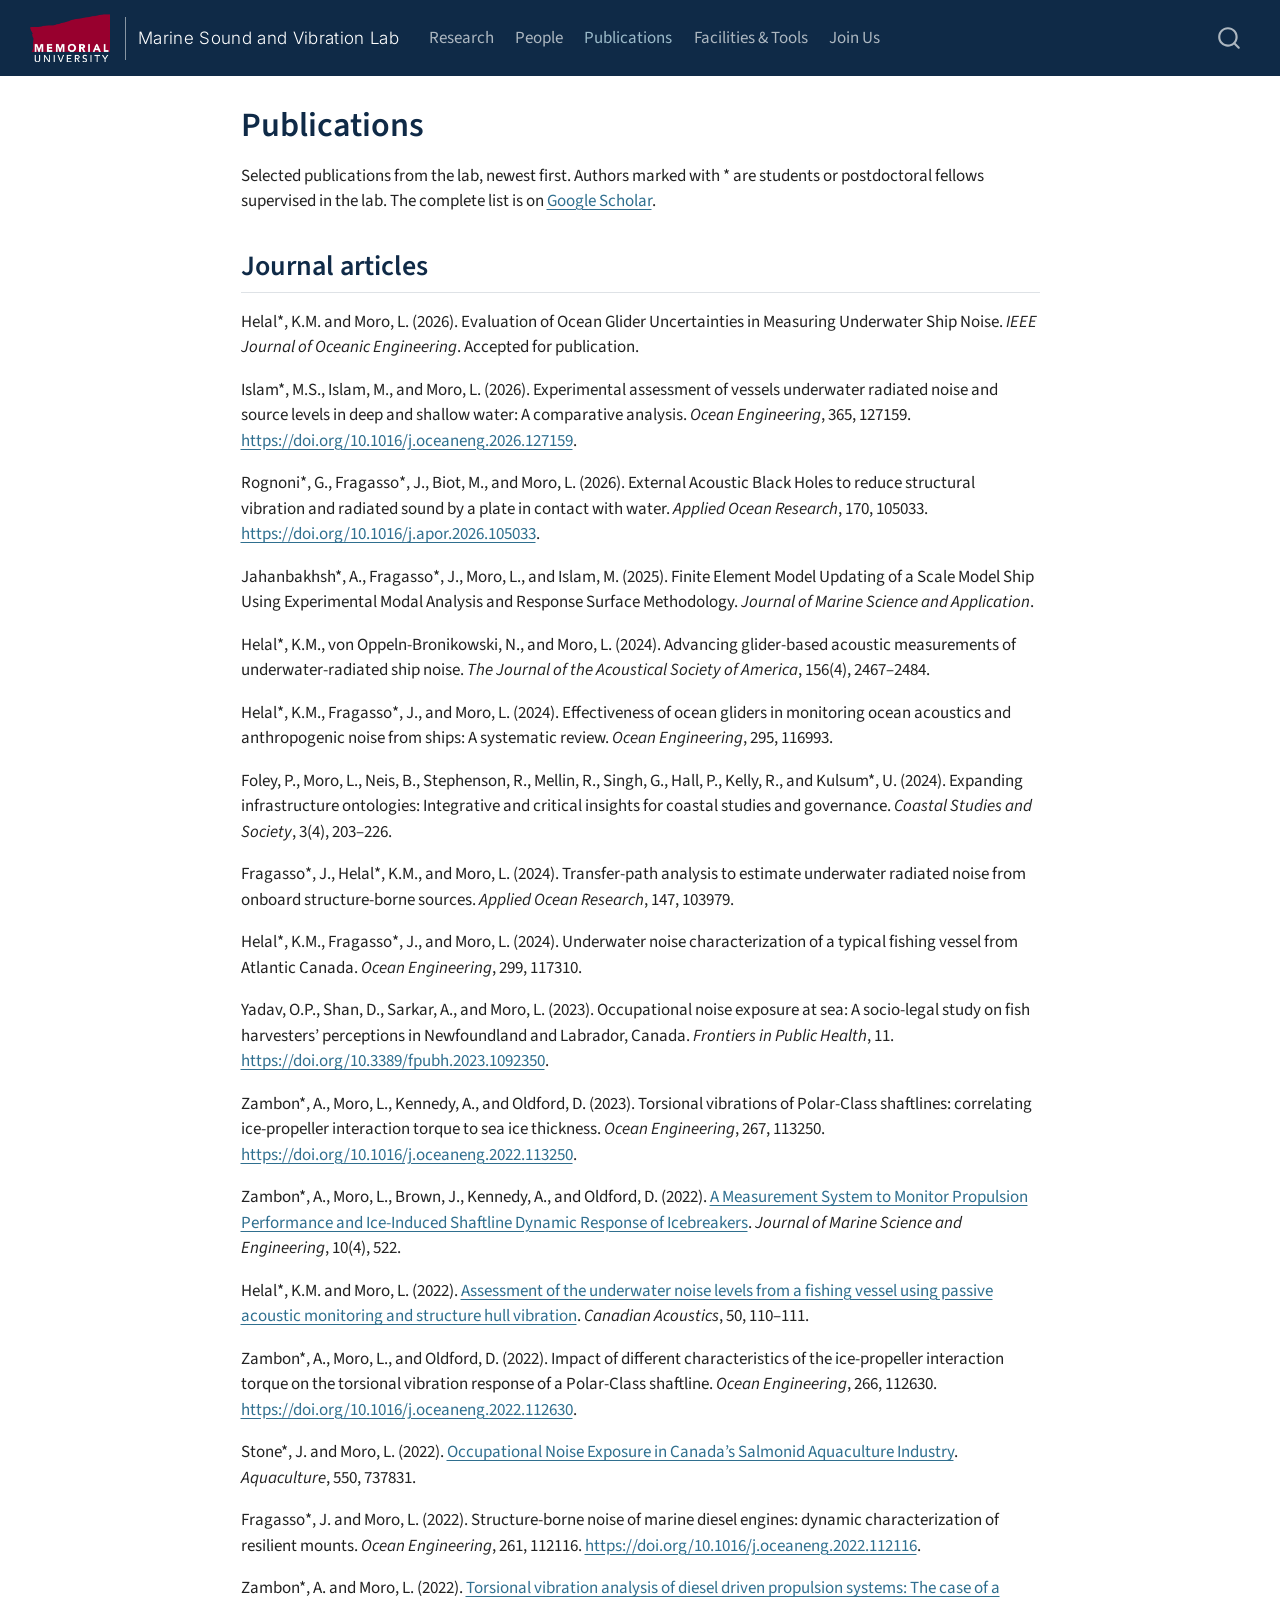
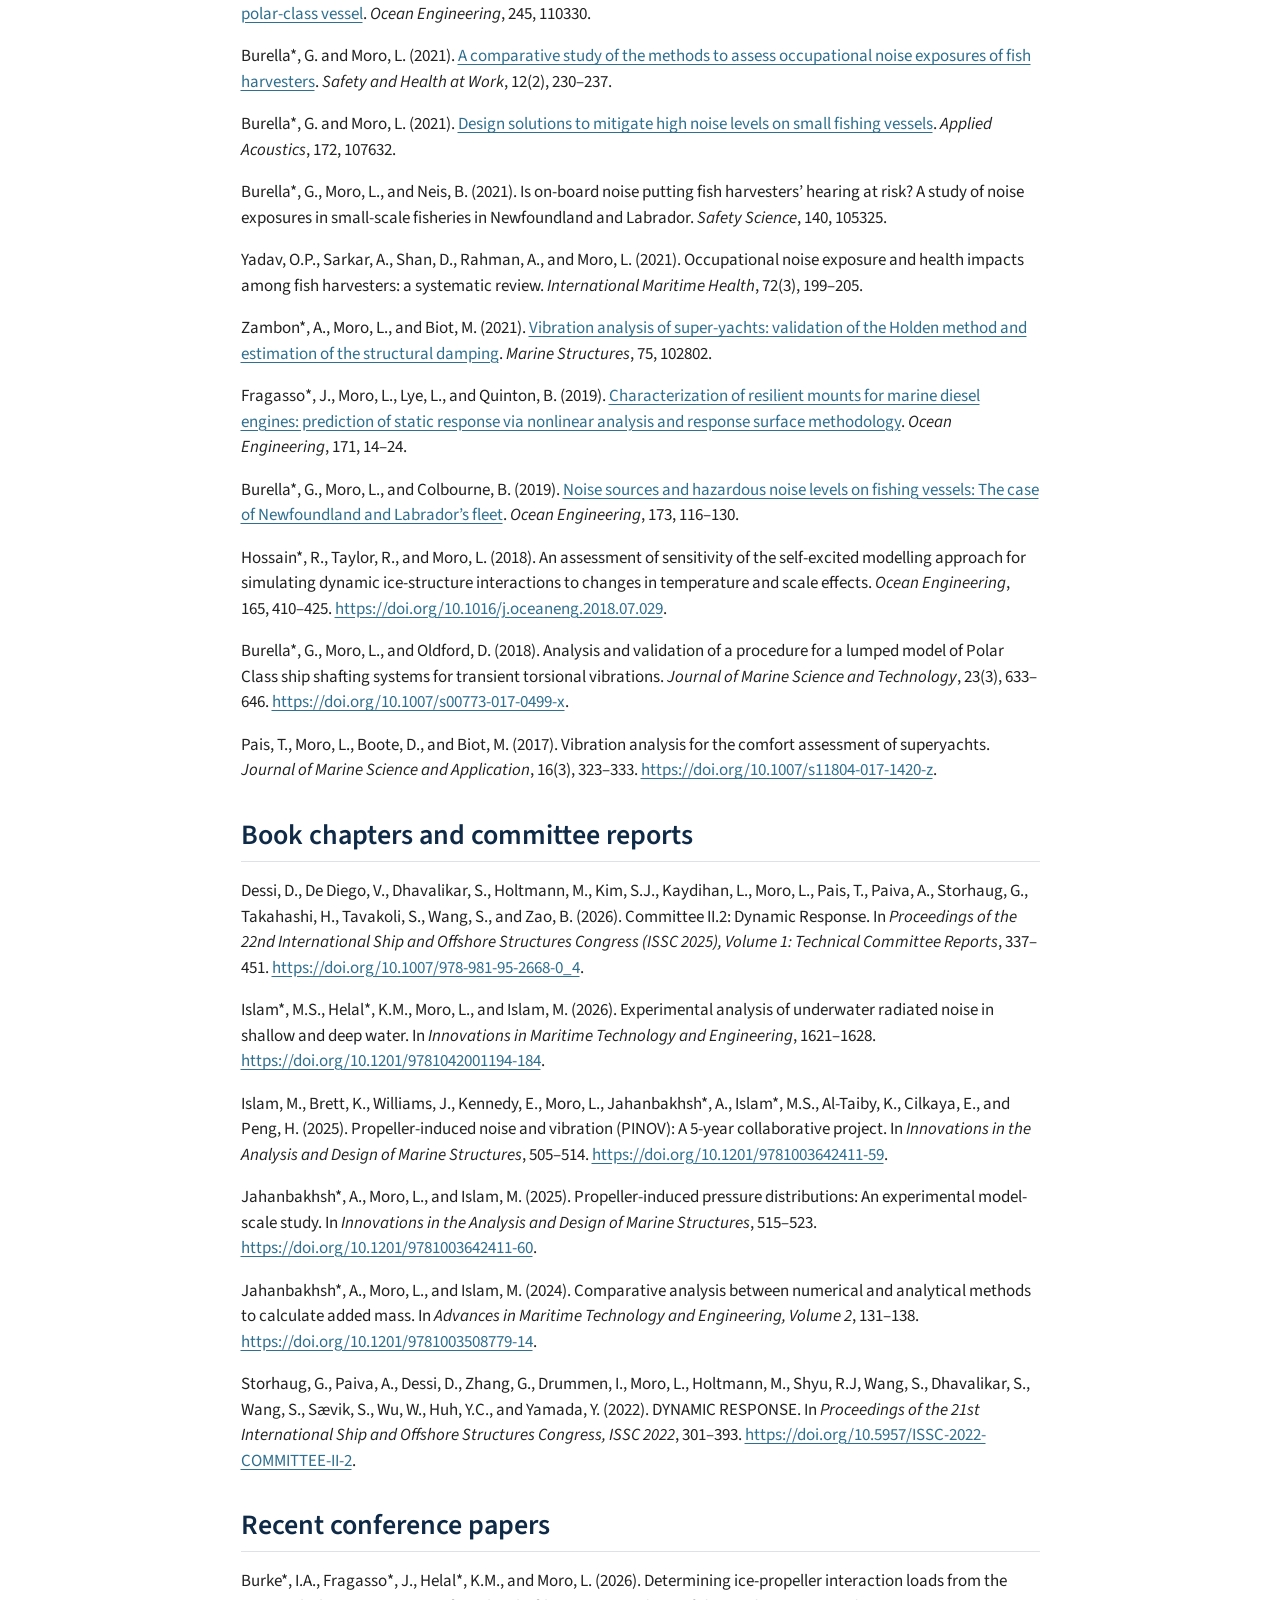
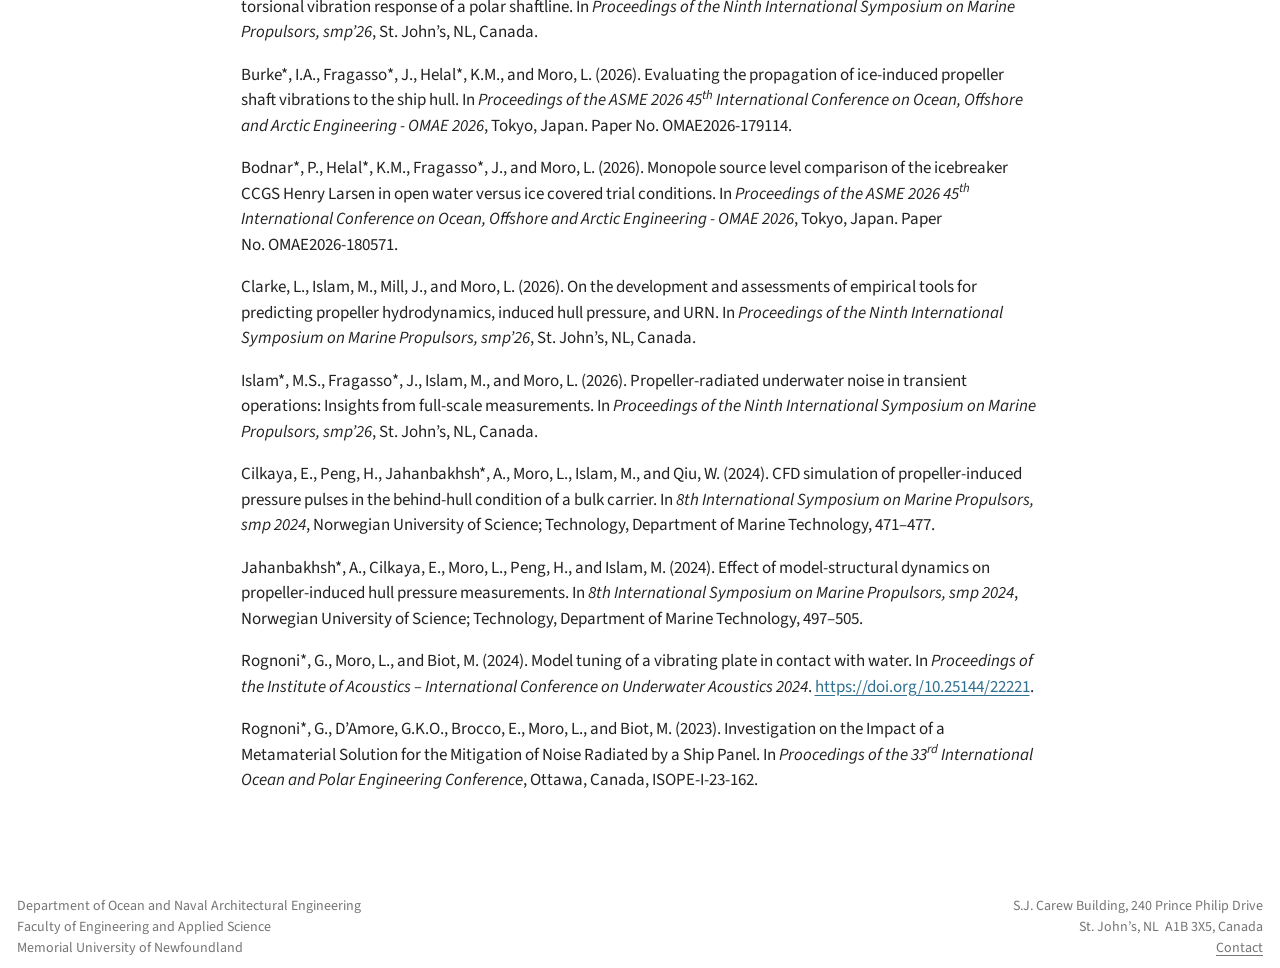
<file: publications.html>
<!DOCTYPE html>
<html xmlns="http://www.w3.org/1999/xhtml" lang="en" xml:lang="en"><head>

<meta charset="utf-8">
<meta name="generator" content="quarto-1.11.9">

<meta name="viewport" content="width=device-width, initial-scale=1.0, user-scalable=yes">


<title>Publications – Marine Sound and Vibration Lab</title>
<style>
/* Default styles provided by pandoc.
** See https://pandoc.org/MANUAL.html#variables-for-html for config info.
*/
span.smallcaps{font-variant: small-caps;}
div.columns{display: flex; gap: 1.5em;}
div.column{flex: auto;}
@media screen {
div.columns{gap: min(4vw, 1.5em);}
div.column{overflow-x: auto;}
}
div.hanging-indent{margin-left: 1.5em; text-indent: -1.5em;}
ul.task-list{list-style: none;}
ul.task-list li input[type="checkbox"] {
  width: 0.8em;
  margin: 0 0.8em 0.2em -1em; /* quarto-specific, see https://github.com/quarto-dev/quarto-cli/issues/4556 */ 
  vertical-align: middle;
}
/* CSS for citations */
div.csl-bib-body { }
div.csl-entry {
  clear: both;
  margin-bottom: 1em;
}
.hanging-indent div.csl-entry {
  margin-left:2em;
  text-indent:-2em;
}
div.csl-left-margin {
  min-width:2em;
  float:left;
}
div.csl-right-inline {
  margin-left:2em;
  padding-left:1em;
}
div.csl-indent {
  margin-left: 2em;
}</style>


<script src="site_libs/quarto-nav/quarto-nav.js"></script>
<script src="site_libs/quarto-nav/headroom.min.js"></script>
<script src="site_libs/clipboard/clipboard.min.js"></script>
<script src="site_libs/quarto-search/autocomplete.umd.js"></script>
<script src="site_libs/quarto-search/fuse.min.js"></script>
<script src="site_libs/quarto-search/quarto-search.js"></script>
<meta name="quarto:offset" content="./">
<link href="./images/favicon-msvl.png" rel="icon" type="image/png">
<script src="site_libs/quarto-html/quarto.js" type="module"></script>
<script src="site_libs/quarto-html/tabsets/tabsets.js" type="module"></script>
<script src="site_libs/quarto-html/scrollable-regions/scrollable-regions.js" type="module"></script>
<script src="site_libs/quarto-html/popper.min.js"></script>
<script src="site_libs/quarto-html/tippy.umd.min.js"></script>
<script src="site_libs/quarto-html/anchor.min.js"></script>
<link href="site_libs/quarto-html/tippy.css" rel="stylesheet">
<link href="site_libs/quarto-html/quarto-syntax-highlighting-63b5708e65d6cd79cd7618c58d0c21e7.css" rel="stylesheet" id="quarto-text-highlighting-styles">
<script src="site_libs/bootstrap/bootstrap.min.js"></script>
<link href="site_libs/bootstrap/bootstrap-icons.css" rel="stylesheet">
<link href="site_libs/bootstrap/bootstrap-0a2a2bf418cf5d4227889cd3f351048e.min.css" rel="stylesheet" append-hash="true" id="quarto-bootstrap" data-mode="light">
<script id="quarto-search-options" type="application/json">{
  "location": "navbar",
  "copy-button": false,
  "collapse-after": 3,
  "panel-placement": "end",
  "type": "overlay",
  "limit": 50,
  "keyboard-shortcut": [
    "f",
    "/",
    "s"
  ],
  "show-item-context": false,
  "language": {
    "search-no-results-text": "No results",
    "search-matching-documents-text": "matching documents",
    "search-copy-link-title": "Copy link to search",
    "search-hide-matches-text": "Hide additional matches",
    "search-more-match-text": "more match in this document",
    "search-more-matches-text": "more matches in this document",
    "search-clear-button-title": "Clear",
    "search-text-placeholder": "",
    "search-detached-cancel-button-title": "Cancel",
    "search-submit-button-title": "Submit",
    "search-label": "Search"
  }
}</script>
<style>html{ scroll-behavior: smooth; }</style>


</head>

<body class="nav-fixed fullcontent quarto-light"><a id="quarto-skip-link" class="visually-hidden-focusable" href="#quarto-document-content">Skip to main content</a>

<div id="quarto-search-results"></div>
  <header id="quarto-header" class="headroom fixed-top">
    <nav class="navbar navbar-expand-xl " data-bs-theme="dark" aria-label="Site">
      <div class="navbar-container container-fluid">
      <div class="navbar-brand-container mx-auto">
    <a href="https://www.mun.ca" class="navbar-brand navbar-brand-logo">
    <img src="./images/MUN_Logo_Pantone_white_text.png" alt="" class="navbar-logo light-content">
    <img src="./images/MUN_Logo_Pantone_white_text.png" alt="" class="navbar-logo dark-content">
    </a>
  </div>
          <button class="navbar-toggler" type="button" data-bs-toggle="collapse" data-bs-target="#navbarCollapse" aria-controls="navbarCollapse" aria-expanded="false" aria-label="Toggle navigation" onclick="if (window.quartoToggleHeadroom) { window.quartoToggleHeadroom(); }">
  <span class="navbar-toggler-icon"></span>
</button>
          <div class="collapse navbar-collapse" id="navbarCollapse">
            <ul class="navbar-nav navbar-nav-scroll me-auto">
  <li class="nav-item">
    <a class="nav-link" href="./index.html"> 
<span class="menu-text">Marine Sound and Vibration Lab</span></a>
  </li>  
  <li class="nav-item">
    <a class="nav-link" href="./research.html"> 
<span class="menu-text">Research</span></a>
  </li>  
  <li class="nav-item">
    <a class="nav-link" href="./people.html"> 
<span class="menu-text">People</span></a>
  </li>  
  <li class="nav-item">
    <a class="nav-link active" href="./publications.html" aria-current="page"> 
<span class="menu-text">Publications</span></a>
  </li>  
  <li class="nav-item">
    <a class="nav-link" href="./facilities.html"> 
<span class="menu-text">Facilities &amp; Tools</span></a>
  </li>  
  <li class="nav-item">
    <a class="nav-link" href="./join.html"> 
<span class="menu-text">Join Us</span></a>
  </li>  
</ul>
          </div> <!-- /navcollapse -->
            <div class="quarto-navbar-tools">
</div>
            <div id="quarto-search" class="" title="Search"></div>
      </div> <!-- /container-fluid -->
    </nav>
</header>
<!-- content -->
<div id="quarto-content" class="quarto-container page-columns page-rows-contents page-layout-article page-navbar">
<!-- sidebar -->
<!-- margin-sidebar -->
    
<!-- main -->
<main class="content" id="quarto-document-content" tabindex="-1">

<header id="title-block-header" class="quarto-title-block default">
<div class="quarto-title">
<h1 class="title">Publications</h1>
</div>



<div class="quarto-title-meta">

    
  
    
  </div>
  


</header>


<p>Selected publications from the lab, newest first. Authors marked with * are students or postdoctoral fellows supervised in the lab. The complete list is on <a href="https://scholar.google.ca/citations?user=jRnCghYAAAAJ">Google Scholar</a>.</p>
<!--
These lists are built automatically from Articles.bib (the full bibliography of
the Overleaf CV) by clean_bib.py, which runs before every render.
To update: copy the latest Articles.bib from Overleaf into this folder and render.
To show more or fewer years of chapters and conference papers, change
CHAPTERS_FROM and CONFERENCES_FROM at the top of clean_bib.py.
-->
<section id="journal-articles" class="level2">
<h2 class="anchored" data-anchor-id="journal-articles">Journal articles</h2>
<div class="references csl-bib-body" data-entry-spacing="1" role="list">
<div id="ref-Helal2025_JOE_uncertainties" class="csl-entry" role="listitem">
Helal*, K.M. and Moro, L. (2026). <span class="nocase">Evaluation of Ocean Glider Uncertainties in Measuring Underwater Ship Noise</span>. <em><span class="nocase">IEEE Journal of Oceanic Engineering</span></em>. Accepted for publication.
</div>
<div id="ref-ISLAM2026127159" class="csl-entry" role="listitem">
Islam*, M.S., Islam, M., and Moro, L. (2026). <span class="nocase">Experimental assessment of vessels underwater radiated noise and source levels in deep and shallow water: A comparative analysis</span>. <em>Ocean Engineering</em>, 365, 127159. <a href="https://doi.org/10.1016/j.oceaneng.2026.127159" class="uri">https://doi.org/10.1016/j.oceaneng.2026.127159</a>.
</div>
<div id="ref-ROGNONI2026105033" class="csl-entry" role="listitem">
Rognoni*, G., Fragasso*, J., Biot, M., and Moro, L. (2026). <span class="nocase">External Acoustic Black Holes to reduce structural vibration and radiated sound by a plate in contact with water</span>. <em>Applied Ocean Research</em>, 170, 105033. <a href="https://doi.org/10.1016/j.apor.2026.105033" class="uri">https://doi.org/10.1016/j.apor.2026.105033</a>.
</div>
<div id="ref-Jahanbakhsh2025" class="csl-entry" role="listitem">
Jahanbakhsh*, A., Fragasso*, J., Moro, L., and Islam, M. (2025). <span class="nocase">Finite Element Model Updating of a Scale Model Ship Using Experimental Modal Analysis and Response Surface Methodology</span>. <em><span class="nocase">Journal of Marine Science and Application</span></em>.
</div>
<div id="ref-Helal2024_Glider-measurement" class="csl-entry" role="listitem">
<span class="nocase">Helal*, K.M., von Oppeln-Bronikowski, N., and Moro, L.</span> (2024). <span class="nocase">Advancing glider-based acoustic measurements of underwater-radiated ship noise</span>. <em><span class="nocase">The Journal of the Acoustical Society of America</span></em>, 156(4), 2467–2484.
</div>
<div id="ref-helal2024effectiveness" class="csl-entry" role="listitem">
Helal*, K.M., Fragasso*, J., and Moro, L. (2024). <span class="nocase">Effectiveness of ocean gliders in monitoring ocean acoustics and anthropogenic noise from ships: A systematic review</span>. <em>Ocean Engineering</em>, 295, 116993.
</div>
<div id="ref-Foley_Infrastructures" class="csl-entry" role="listitem">
Foley, P., Moro, L., Neis, B., Stephenson, R., Mellin, R., Singh, G., Hall, P., Kelly, R., and Kulsum*, U. (2024). <span class="nocase">Expanding infrastructure ontologies: Integrative and critical insights for coastal studies and governance</span>. <em><span class="nocase">Coastal Studies and Society</span></em>, 3(4), 203–226.
</div>
<div id="ref-Fragasso2024_Transfer_Path" class="csl-entry" role="listitem">
Fragasso*, J., Helal*, K.M., and Moro, L. (2024). <span class="nocase">Transfer-path analysis to estimate underwater radiated noise from onboard structure-borne sources</span>. <em>Applied Ocean Research</em>, 147, 103979.
</div>
<div id="ref-Helal2024_URN_FV" class="csl-entry" role="listitem">
Helal*, K.M., Fragasso*, J., and Moro, L. (2024). <span class="nocase">Underwater noise characterization of a typical fishing vessel from Atlantic Canada</span>. <em>Ocean Engineering</em>, 299, 117310.
</div>
<div id="ref-Yadav2023" class="csl-entry" role="listitem">
Yadav, O.P., Shan, D., Sarkar, A., and Moro, L. (2023). <span class="nocase">Occupational noise exposure at sea: A socio-legal study on fish harvesters’ perceptions in Newfoundland and Labrador, Canada</span>. <em><span class="nocase">Frontiers in Public Health</span></em>, 11. <a href="https://doi.org/10.3389/fpubh.2023.1092350" class="uri">https://doi.org/10.3389/fpubh.2023.1092350</a>.
</div>
<div id="ref-Zambon_Ocean_2" class="csl-entry" role="listitem">
Zambon*, A., Moro, L., Kennedy, A., and Oldford, D. (2023). <span class="nocase">Torsional vibrations of Polar-Class shaftlines: correlating ice-propeller interaction torque to sea ice thickness</span>. <em>Ocean Engineering</em>, 267, 113250. <a href="https://doi.org/10.1016/j.oceaneng.2022.113250" class="uri">https://doi.org/10.1016/j.oceaneng.2022.113250</a>.
</div>
<div id="ref-Zambon_jmse" class="csl-entry" role="listitem">
Zambon*, A., Moro, L., Brown, J., Kennedy, A., and Oldford, D. (2022). <a href=""><span class="nocase">A Measurement System to Monitor Propulsion Performance and Ice-Induced Shaftline Dynamic Response of Icebreakers</span></a>. <em><span class="nocase">Journal of Marine Science and Engineering</span></em>, 10(4), 522.
</div>
<div id="ref-Helal_2022_canadian" class="csl-entry" role="listitem">
Helal*, K.M. and Moro, L. (2022). <a href="https://jcaa.caa-aca.ca/index.php/jcaa/article/view/3876"><span class="nocase">Assessment of the underwater noise levels from a fishing vessel using passive acoustic monitoring and structure hull vibration</span></a>. <em>Canadian Acoustics</em>, 50, 110–111.
</div>
<div id="ref-Zambon_Ocean_3" class="csl-entry" role="listitem">
Zambon*, A., Moro, L., and Oldford, D. (2022). <span class="nocase">Impact of different characteristics of the ice-propeller interaction torque on the torsional vibration response of a Polar-Class shaftline</span>. <em>Ocean Engineering</em>, 266, 112630. <a href="https://doi.org/10.1016/j.oceaneng.2022.112630" class="uri">https://doi.org/10.1016/j.oceaneng.2022.112630</a>.
</div>
<div id="ref-Stone_aquaculture" class="csl-entry" role="listitem">
Stone*, J. and Moro, L. (2022). <a href=""><span class="nocase">Occupational Noise Exposure in Canada’s Salmonid Aquaculture Industry</span></a>. <em>Aquaculture</em>, 550, 737831.
</div>
<div id="ref-Fragasso_Ocean_1" class="csl-entry" role="listitem">
Fragasso*, J. and Moro, L. (2022). <span class="nocase">Structure-borne noise of marine diesel engines: dynamic characterization of resilient mounts</span>. <em>Ocean Engineering</em>, 261, 112116. <a href="https://doi.org/10.1016/j.oceaneng.2022.112116" class="uri">https://doi.org/10.1016/j.oceaneng.2022.112116</a>.
</div>
<div id="ref-Zambon_Ocean_Polar" class="csl-entry" role="listitem">
Zambon*, A. and Moro, L. (2022). <a href=""><span class="nocase">Torsional vibration analysis of diesel driven propulsion systems: The case of a polar-class vessel</span></a>. <em>Ocean Engineering</em>, 245, 110330.
</div>
<div id="ref-Burella_safety" class="csl-entry" role="listitem">
Burella*, G. and Moro, L. (2021). <a href=""><span class="nocase">A comparative study of the methods to assess occupational noise exposures of fish harvesters</span></a>. <em><span class="nocase">Safety and Health at Work</span></em>, 12(2), 230–237.
</div>
<div id="ref-BurellaAppliedAcoustics" class="csl-entry" role="listitem">
Burella*, G. and Moro, L. (2021). <a href=""><span class="nocase">Design solutions to mitigate high noise levels on small fishing vessels</span></a>. <em>Applied Acoustics</em>, 172, 107632.
</div>
<div id="ref-BurellaSafetyScience" class="csl-entry" role="listitem">
Burella*, G., Moro, L., and Neis, B. (2021). <span class="nocase">Is on-board noise putting fish harvesters’ hearing at risk? A study of noise exposures in small-scale fisheries in Newfoundland and Labrador</span>. <em>Safety Science</em>, 140, 105325.
</div>
<div id="ref-Yadav_Mar_Health" class="csl-entry" role="listitem">
Yadav, O.P., Sarkar, A., Shan, D., Rahman, A., and Moro, L. (2021). <span class="nocase">Occupational noise exposure and health impacts among fish harvesters: a systematic review</span>. <em>International Maritime Health</em>, 72(3), 199–205.
</div>
<div id="ref-Zambon_structures" class="csl-entry" role="listitem">
Zambon*, A., Moro, L., and Biot, M. (2021). <a href=""><span class="nocase">Vibration analysis of super-yachts: validation of the Holden method and estimation of the structural damping</span></a>. <em>Marine Structures</em>, 75, 102802.
</div>
<div id="ref-Fragasso00000" class="csl-entry" role="listitem">
Fragasso*, J., Moro, L., Lye, L., and Quinton, B. (2019). <a href=""><span class="nocase">Characterization of resilient mounts for marine diesel engines: prediction of static response via nonlinear analysis and response surface methodology</span></a>. <em>Ocean Engineering</em>, 171, 14–24.
</div>
<div id="ref-Burella2019116" class="csl-entry" role="listitem">
Burella*, G., Moro, L., and Colbourne, B. (2019). <a href="https://www2.scopus.com/inward/record.uri?eid=2-s2.0-85059476502&amp;doi=10.1016%2fj.oceaneng.2018.12.062&amp;partnerID=40&amp;md5=639cc4a27e8b48006fc4338943cdb38d"><span class="nocase">Noise sources and hazardous noise levels on fishing vessels: The case of Newfoundland and Labrador’s fleet</span></a>. <em>Ocean Engineering</em>, 173, 116–130.
</div>
<div id="ref-Hossain2018410" class="csl-entry" role="listitem">
Hossain*, R., Taylor, R., and Moro, L. (2018). <span class="nocase">An assessment of sensitivity of the self-excited modelling approach for simulating dynamic ice-structure interactions to changes in temperature and scale effects</span>. <em>Ocean Engineering</em>, 165, 410–425. <a href="https://doi.org/10.1016/j.oceaneng.2018.07.029" class="uri">https://doi.org/10.1016/j.oceaneng.2018.07.029</a>.
</div>
<div id="ref-Burella20171" class="csl-entry" role="listitem">
Burella*, G., Moro, L., and Oldford, D. (2018). <span class="nocase">Analysis and validation of a procedure for a lumped model of Polar Class ship shafting systems for transient torsional vibrations</span>. <em><span class="nocase">Journal of Marine Science and Technology</span></em>, 23(3), 633–646. <a href="https://doi.org/10.1007/s00773-017-0499-x" class="uri">https://doi.org/10.1007/s00773-017-0499-x</a>.
</div>
<div id="ref-Pais2017323" class="csl-entry" role="listitem">
Pais, T., Moro, L., Boote, D., and Biot, M. (2017). <span class="nocase">Vibration analysis for the comfort assessment of superyachts</span>. <em><span class="nocase">Journal of Marine Science and Application</span></em>, 16(3), 323–333. <a href="https://doi.org/10.1007/s11804-017-1420-z" class="uri">https://doi.org/10.1007/s11804-017-1420-z</a>.
</div>
</div>
</section>
<section id="book-chapters-and-committee-reports" class="level2">
<h2 class="anchored" data-anchor-id="book-chapters-and-committee-reports">Book chapters and committee reports</h2>
<div class="references csl-bib-body" data-entry-spacing="1" role="list">
<div id="ref-Dessi2025_ISSC_II2" class="csl-entry" role="listitem">
Dessi, D., De Diego, V., Dhavalikar, S., Holtmann, M., Kim, S.J., Kaydihan, L., Moro, L., Pais, T., Paiva, A., Storhaug, G., Takahashi, H., Tavakoli, S., Wang, S., and Zao, B. (2026). Committee II.2: Dynamic Response. In <em><span class="nocase">Proceedings of the 22nd International Ship and Offshore Structures Congress (ISSC 2025), Volume 1: Technical Committee Reports</span></em>, 337–451. <a href="https://doi.org/10.1007/978-981-95-2668-0_4" class="uri">https://doi.org/10.1007/978-981-95-2668-0_4</a>.
</div>
<div id="ref-Islam2026_URN_MARTECH" class="csl-entry" role="listitem">
Islam*, M.S., Helal*, K.M., Moro, L., and Islam, M. (2026). <span class="nocase">Experimental analysis of underwater radiated noise in shallow and deep water</span>. In <em><span class="nocase">Innovations in Maritime Technology and Engineering</span></em>, 1621–1628. <a href="https://doi.org/10.1201/9781042001194-184" class="uri">https://doi.org/10.1201/9781042001194-184</a>.
</div>
<div id="ref-Islam2025_PINOV" class="csl-entry" role="listitem">
Islam, M., Brett, K., Williams, J., Kennedy, E., Moro, L., Jahanbakhsh*, A., Islam*, M.S., Al-Taiby, K., Cilkaya, E., and Peng, H. (2025). <span class="nocase">Propeller-induced noise and vibration (PINOV): A 5-year collaborative project</span>. In <em><span class="nocase">Innovations in the Analysis and Design of Marine Structures</span></em>, 505–514. <a href="https://doi.org/10.1201/9781003642411-59" class="uri">https://doi.org/10.1201/9781003642411-59</a>.
</div>
<div id="ref-Jahanbakhsh2025_515" class="csl-entry" role="listitem">
Jahanbakhsh*, A., Moro, L., and Islam, M. (2025). <span class="nocase">Propeller-induced pressure distributions: An experimental model-scale study</span>. In <em><span class="nocase">Innovations in the Analysis and Design of Marine Structures</span></em>, 515–523. <a href="https://doi.org/10.1201/9781003642411-60" class="uri">https://doi.org/10.1201/9781003642411-60</a>.
</div>
<div id="ref-Jahanbakhsh2024131" class="csl-entry" role="listitem">
Jahanbakhsh*, A., Moro, L., and Islam, M. (2024). <span class="nocase">Comparative analysis between numerical and analytical methods to calculate added mass</span>. In <em><span class="nocase">Advances in Maritime Technology and Engineering, Volume 2</span></em>, 131–138. <a href="https://doi.org/10.1201/9781003508779-14" class="uri">https://doi.org/10.1201/9781003508779-14</a>.
</div>
<div id="ref-Storhaug2022301" class="csl-entry" role="listitem">
Storhaug, G., Paiva, A., Dessi, D., Zhang, G., Drummen, I., Moro, L., Holtmann, M., Shyu, R.J, Wang, S., Dhavalikar, S., Wang, S., Sævik, S., Wu, W., Huh, Y.C., and Yamada, Y. (2022). DYNAMIC RESPONSE. In <em><span class="nocase">Proceedings of the 21st International Ship and Offshore Structures Congress, ISSC 2022</span></em>, 301–393. <a href="https://doi.org/10.5957/ISSC-2022-COMMITTEE-II-2" class="uri">https://doi.org/10.5957/ISSC-2022-COMMITTEE-II-2</a>.
</div>
</div>
</section>
<section id="recent-conference-papers" class="level2">
<h2 class="anchored" data-anchor-id="recent-conference-papers">Recent conference papers</h2>
<div class="references csl-bib-body" data-entry-spacing="1" role="list">
<div id="ref-burke_smp_2026" class="csl-entry" role="listitem">
Burke*, I.A., Fragasso*, J., Helal*, K.M., and Moro, L. (2026). <span class="nocase">Determining ice-propeller interaction loads from the torsional vibration response of a polar shaftline</span>. In <em><span class="nocase">Proceedings of the Ninth International Symposium on Marine Propulsors, smp’26</span></em>, St.&nbsp;John’s, NL, Canada.
</div>
<div id="ref-burke_omae_2026" class="csl-entry" role="listitem">
Burke*, I.A., Fragasso*, J., Helal*, K.M., and Moro, L. (2026). <span class="nocase">Evaluating the propagation of ice-induced propeller shaft vibrations to the ship hull</span>. In <em><span class="nocase">Proceedings of the ASME 2026 45<sup>th</sup> International Conference on Ocean, Offshore and Arctic Engineering - OMAE 2026</span></em>, Tokyo, Japan. Paper No.&nbsp;OMAE2026-179114.
</div>
<div id="ref-bodnar_omae_2026" class="csl-entry" role="listitem">
Bodnar*, P., Helal*, K.M., Fragasso*, J., and Moro, L. (2026). <span class="nocase">Monopole source level comparison of the icebreaker CCGS Henry Larsen in open water versus ice covered trial conditions</span>. In <em><span class="nocase">Proceedings of the ASME 2026 45<sup>th</sup> International Conference on Ocean, Offshore and Arctic Engineering - OMAE 2026</span></em>, Tokyo, Japan. Paper No.&nbsp;OMAE2026-180571.
</div>
<div id="ref-clarke_smp_2026" class="csl-entry" role="listitem">
Clarke, L., Islam, M., Mill, J., and Moro, L. (2026). <span class="nocase">On the development and assessments of empirical tools for predicting propeller hydrodynamics, induced hull pressure, and URN</span>. In <em><span class="nocase">Proceedings of the Ninth International Symposium on Marine Propulsors, smp’26</span></em>, St.&nbsp;John’s, NL, Canada.
</div>
<div id="ref-islam_smp_2026" class="csl-entry" role="listitem">
Islam*, M.S., Fragasso*, J., Islam, M., and Moro, L. (2026). <span class="nocase">Propeller-radiated underwater noise in transient operations: Insights from full-scale measurements</span>. In <em><span class="nocase">Proceedings of the Ninth International Symposium on Marine Propulsors, smp’26</span></em>, St.&nbsp;John’s, NL, Canada.
</div>
<div id="ref-cilkaya2024cfd" class="csl-entry" role="listitem">
Cilkaya, E., Peng, H., Jahanbakhsh*, A., Moro, L., Islam, M., and Qiu, W. (2024). <span class="nocase">CFD simulation of propeller-induced pressure pulses in the behind-hull condition of a bulk carrier</span>. In <em><span class="nocase">8th International Symposium on Marine Propulsors, smp 2024</span></em>, Norwegian University of Science; Technology, Department of Marine Technology, 471–477.
</div>
<div id="ref-jahanbakhsh2024effect" class="csl-entry" role="listitem">
Jahanbakhsh*, A., Cilkaya, E., Moro, L., Peng, H., and Islam, M. (2024). <span class="nocase">Effect of model-structural dynamics on propeller-induced hull pressure measurements</span>. In <em><span class="nocase">8th International Symposium on Marine Propulsors, smp 2024</span></em>, Norwegian University of Science; Technology, Department of Marine Technology, 497–505.
</div>
<div id="ref-Rognoni_IOA_2024" class="csl-entry" role="listitem">
Rognoni*, G., Moro, L., and Biot, M. (2024). <span class="nocase">Model tuning of a vibrating plate in contact with water</span>. In <em><span class="nocase">Proceedings of the Institute of Acoustics – International Conference on Underwater Acoustics 2024</span></em>. <a href="https://doi.org/10.25144/22221" class="uri">https://doi.org/10.25144/22221</a>.
</div>
<div id="ref-Rognoni_ISOPE_2023" class="csl-entry" role="listitem">
Rognoni*, G., D’Amore, G.K.O., Brocco, E., Moro, L., and Biot, M. (2023). <span class="nocase">Investigation on the Impact of a Metamaterial Solution for the Mitigation of Noise Radiated by a Ship Panel</span>. In <em><span class="nocase">Proocedings of the 33<sup>rd</sup> International Ocean and Polar Engineering Conference</span></em>, Ottawa, Canada, ISOPE-I-23-162.
</div>
</div>


</section>

</main> <!-- /main -->
<!-- Builds email links when a person views the page, so simple spam bots can't read the address. -->
<script>
document.addEventListener('DOMContentLoaded', function () {
  document.querySelectorAll('.obf-email').forEach(function (el) {
    var addr = el.dataset.u + '@' + el.dataset.d;
    var a = document.createElement('a');
    a.href = 'mailto:' + addr + (el.dataset.s ? '?subject=' + encodeURIComponent(el.dataset.s) : '');
    a.textContent = addr;
    a.style.fontWeight = '600';
    el.replaceWith(a);
  });
});
</script>
<script id="quarto-html-after-body" type="application/javascript">
  window.document.addEventListener("DOMContentLoaded", function (event) {
    const icon = "";
    const anchorJS = new window.AnchorJS();
    anchorJS.options = {
      placement: 'right',
      icon: icon
    };
    anchorJS.add('.anchored');
    const isCodeAnnotation = (el) => {
      for (const clz of el.classList) {
        if (clz.startsWith('code-annotation-')) {                     
          return true;
        }
      }
      return false;
    }
    const onCopySuccess = function(e) {
      // button target
      const button = e.trigger;
      // don't keep focus
      button.blur();
      // flash "checked"
      button.classList.add('code-copy-button-checked');
      var currentTitle = button.getAttribute("title");
      button.setAttribute("title", "Copied!");
      let tooltip;
      if (window.bootstrap) {
        button.setAttribute("data-bs-toggle", "tooltip");
        button.setAttribute("data-bs-placement", "left");
        button.setAttribute("data-bs-title", "Copied!");
        tooltip = new bootstrap.Tooltip(button, 
          { trigger: "manual", 
            customClass: "code-copy-button-tooltip",
            offset: [0, -8]});
        tooltip.show();    
      }
      setTimeout(function() {
        if (tooltip) {
          tooltip.hide();
          button.removeAttribute("data-bs-title");
          button.removeAttribute("data-bs-toggle");
          button.removeAttribute("data-bs-placement");
        }
        button.setAttribute("title", currentTitle);
        button.classList.remove('code-copy-button-checked');
      }, 1000);
      // clear code selection
      e.clearSelection();
    }
    const getTextToCopy = function(trigger) {
      const outerScaffold = trigger.parentElement.cloneNode(true);
      const codeEl = outerScaffold.querySelector('code');
      for (const childEl of codeEl.children) {
        if (isCodeAnnotation(childEl)) {
          childEl.remove();
        }
      }
      return codeEl.innerText;
    }
    const clipboard = new window.ClipboardJS('.code-copy-button:not([data-in-quarto-modal])', {
      text: getTextToCopy
    });
    clipboard.on('success', onCopySuccess);
    if (window.document.getElementById('quarto-embedded-source-code-modal')) {
      const clipboardModal = new window.ClipboardJS('.code-copy-button[data-in-quarto-modal]', {
        text: getTextToCopy,
        container: window.document.getElementById('quarto-embedded-source-code-modal')
      });
      clipboardModal.on('success', onCopySuccess);
    }
      var localhostRegex = new RegExp(/^(?:http|https):\/\/localhost\:?[0-9]*\//);
      var mailtoRegex = new RegExp(/^mailto:/);
        var filterRegex = new RegExp("https:\/\/msvlab\.ca");
      var isInternal = (href) => {
          return filterRegex.test(href) || localhostRegex.test(href) || mailtoRegex.test(href);
      }
      // Inspect non-navigation links and adorn them if external
      window.quartoDecorateExternalLinks = function (root) {
     var links = (root || window.document).querySelectorAll('a[href]:not(.nav-link):not(.navbar-brand):not(.toc-action):not(.sidebar-link):not(.sidebar-item-toggle):not(.pagination-link):not(.no-external):not([aria-hidden]):not(.dropdown-item):not(.quarto-navigation-tool):not(.about-link)');
      for (var i=0; i<links.length; i++) {
        const link = links[i];
        if (!isInternal(link.href)) {
          // undo the damage that might have been done by quarto-nav.js in the case of
          // links that we want to consider external
          if (link.dataset.originalHref !== undefined) {
            link.href = link.dataset.originalHref;
          }
          if (!link.classList.contains('no-external-icon')) {
          }
        }
      }
      };
      window.quartoDecorateExternalLinks(window.document);
    // Esc closes the popup (WCAG 1.4.13) and focus leaving both trigger and
    // popup closes it (WCAG 2.4.11); tippy handles neither for interactive popups.
    const hideOnEscAndFocusOut = {
      name: 'hideOnEscAndFocusOut',
      defaultValue: true,
      fn(instance) {
        const dismiss = () => {
          // A show scheduled by the trigger delay would otherwise reopen it
          instance.clearDelayTimeouts();
          instance.hide();
        };
        const onKeyDown = (event) => {
          if (event.key !== 'Escape') {
            return;
          }
          // Keep Esc from also reaching page handlers (e.g. reveal.js overview),
          // except an open reveal.js slide menu, which Esc should close too.
          // The menu handles keys only when its keyboard option is on.
          const menuHandlesEsc = window.Reveal?.getPlugin?.('menu')?.isOpen() &&
            window.Reveal.getConfig().menu?.keyboard !== false;
          if (!menuHandlesEsc) {
            event.stopPropagation();
          }
          if (instance.popper.contains(window.document.activeElement)) {
            // Disabled while refocusing so the focus trigger does not reopen it
            instance.disable();
            instance.reference.focus();
            instance.enable();
          }
          dismiss();
        };
        const onFocusOut = (event) => {
          const target = event.relatedTarget;
          if (target && !instance.reference.contains(target) &&
              !instance.popper.contains(target)) {
            dismiss();
          }
        };
        // On the trigger too: a click trigger (code-annotations: select) has no
        // blur handling. Attached for the instance's lifetime so leaving the
        // trigger also cancels a show still pending on the trigger delay.
        instance.reference.addEventListener('focusout', onFocusOut);
        return {
          onShow() {
            window.document.addEventListener('keydown', onKeyDown, true);
            instance.popper.addEventListener('focusout', onFocusOut);
          },
          onHide() {
            window.document.removeEventListener('keydown', onKeyDown, true);
            instance.popper.removeEventListener('focusout', onFocusOut);
          },
          onDestroy() {
            instance.reference.removeEventListener('focusout', onFocusOut);
          },
        };
      },
    };
    function tippyHover(el, contentFn, onTriggerFn, onUntriggerFn) {
      const config = {
        allowHTML: true,
        maxWidth: 500,
        delay: 100,
        arrow: false,
        appendTo: function(el) {
            return el.parentElement;
        },
        interactive: true,
        interactiveBorder: 10,
        theme: 'quarto',
        placement: 'bottom-start',
        plugins: [hideOnEscAndFocusOut],
      };
      if (contentFn) {
        config.content = contentFn;
      }
      if (onTriggerFn) {
        config.onTrigger = onTriggerFn;
      }
      if (onUntriggerFn) {
        config.onUntrigger = onUntriggerFn;
      }
      window.tippy(el, config); 
    }
    const noterefs = window.document.querySelectorAll('a[role="doc-noteref"]');
    for (var i=0; i<noterefs.length; i++) {
      const ref = noterefs[i];
      tippyHover(ref, function() {
        // use id or data attribute instead here
        let href = ref.getAttribute('data-footnote-href') || ref.getAttribute('href');
        try { href = new URL(href).hash; } catch {}
        const id = href.replace(/^#\/?/, "");
        const note = window.document.getElementById(id);
        if (note) {
          return note.innerHTML;
        } else {
          return "";
        }
      });
    }
    const xrefs = window.document.querySelectorAll('a.quarto-xref');
    const processXRef = (id, note) => {
      // Strip column container classes
      const stripColumnClz = (el) => {
        el.classList.remove("page-full", "page-columns");
        if (el.children) {
          for (const child of el.children) {
            stripColumnClz(child);
          }
        }
      }
      stripColumnClz(note)
      if (id === null || id.startsWith('sec-')) {
        // Special case sections, only their first couple elements
        const container = document.createElement("div");
        if (note.children && note.children.length > 2) {
          container.appendChild(note.children[0].cloneNode(true));
          for (let i = 1; i < note.children.length; i++) {
            const child = note.children[i];
            if (child.tagName === "P" && child.innerText === "") {
              continue;
            } else {
              container.appendChild(child.cloneNode(true));
              break;
            }
          }
          if (window.Quarto?.typesetMath) {
            window.Quarto.typesetMath(container);
          }
          return container.innerHTML
        } else {
          if (window.Quarto?.typesetMath) {
            window.Quarto.typesetMath(note);
          }
          return note.innerHTML;
        }
      } else {
        // Remove any anchor links if they are present
        const anchorLink = note.querySelector('a.anchorjs-link');
        if (anchorLink) {
          anchorLink.remove();
        }
        if (window.Quarto?.typesetMath) {
          window.Quarto.typesetMath(note);
        }
        if (note.classList.contains("callout")) {
          return note.outerHTML;
        } else {
          return note.innerHTML;
        }
      }
    }
    for (var i=0; i<xrefs.length; i++) {
      const xref = xrefs[i];
      tippyHover(xref, undefined, function(instance) {
        instance.disable();
        let url = xref.getAttribute('href');
        let hash = undefined; 
        if (url.startsWith('#')) {
          hash = url;
        } else {
          try { hash = new URL(url).hash; } catch {}
        }
        if (hash) {
          const id = hash.replace(/^#\/?/, "");
          const note = window.document.getElementById(id);
          if (note !== null) {
            try {
              const html = processXRef(id, note.cloneNode(true));
              instance.setContent(html);
            } finally {
              instance.enable();
              instance.show();
            }
          } else {
            // See if we can fetch this
            fetch(url.split('#')[0])
            .then(res => res.text())
            .then(html => {
              const parser = new DOMParser();
              const htmlDoc = parser.parseFromString(html, "text/html");
              const note = htmlDoc.getElementById(id);
              if (note !== null) {
                const html = processXRef(id, note);
                instance.setContent(html);
              } 
            }).finally(() => {
              instance.enable();
              instance.show();
            });
          }
        } else {
          // See if we can fetch a full url (with no hash to target)
          // This is a special case and we should probably do some content thinning / targeting
          fetch(url)
          .then(res => res.text())
          .then(html => {
            const parser = new DOMParser();
            const htmlDoc = parser.parseFromString(html, "text/html");
            const note = htmlDoc.querySelector('main.content');
            if (note !== null) {
              // This should only happen for chapter cross references
              // (since there is no id in the URL)
              // remove the first header
              if (note.children.length > 0 && note.children[0].tagName === "HEADER") {
                note.children[0].remove();
              }
              const html = processXRef(null, note);
              instance.setContent(html);
            } 
          }).finally(() => {
            instance.enable();
            instance.show();
          });
        }
      }, function(instance) {
      });
    }
        let selectedAnnoteEl;
        const selectorForAnnotation = ( cell, annotation) => {
          let cellAttr = 'data-code-cell="' + cell + '"';
          let lineAttr = 'data-code-annotation="' +  annotation + '"';
          const selector = 'span[' + cellAttr + '][' + lineAttr + ']';
          return selector;
        }
        const selectCodeLines = (annoteEl) => {
          const doc = window.document;
          const targetCell = annoteEl.getAttribute("data-target-cell");
          const targetAnnotation = annoteEl.getAttribute("data-target-annotation");
          const annoteSpan = window.document.querySelector(selectorForAnnotation(targetCell, targetAnnotation));
          const lines = annoteSpan.getAttribute("data-code-lines").split(",");
          const lineIds = lines.map((line) => {
            return targetCell + "-" + line;
          })
          // Each band is positioned against its own containing block, which is
          // not the offsetParent of the lines, so place it from client rects.
          const placeBand = (band, firstEl, lastEl, codeBlock) => {
            const container = band.offsetParent;
            if (container === null) {
              return;
            }
            const containerRect = container.getBoundingClientRect();
            // Reveal.js scales slides with a transform, so convert client
            // pixels back to the CSS pixels of the container.
            const scale = containerRect.height / container.offsetHeight || 1;
            const firstRect = firstEl.getBoundingClientRect();
            const lastRect = lastEl.getBoundingClientRect();
            const top = (firstRect.top - containerRect.top) / scale - container.clientTop + container.scrollTop;
            const height = (lastRect.bottom - firstRect.top) / scale;
            band.style.top = top - 2 + "px";
            band.style.height = height + 4 + "px";
            if (codeBlock) {
              // Without the copy button wrapper, the containing block is wider
              // than the code block, so span the code block explicitly.
              const blockRect = codeBlock.getBoundingClientRect();
              band.style.left = (blockRect.left - containerRect.left) / scale - container.clientLeft + container.scrollLeft + "px";
              band.style.width = blockRect.width / scale + "px";
            }
          };
          if (lineIds.length > 0) {
            const el = window.document.getElementById(lineIds[0]);
            const lastEl = window.document.getElementById(lineIds[lineIds.length - 1]);
            const parent = el.parentElement.parentElement;
            // cook up a div (if necessary) and position it
            let div = window.document.getElementById("code-annotation-line-highlight");
            if (div === null) {
              div = window.document.createElement("div");
              div.setAttribute("id", "code-annotation-line-highlight");
              div.style.position = 'absolute';
              parent.appendChild(div);
            }
            placeBand(div, el, lastEl, parent.closest("div.sourceCode") || parent);
            let gutterDiv = window.document.getElementById("code-annotation-line-highlight-gutter");
            if (gutterDiv === null) {
              gutterDiv = window.document.createElement("div");
              gutterDiv.setAttribute("id", "code-annotation-line-highlight-gutter");
              gutterDiv.style.position = 'absolute';
              const codeCell = window.document.getElementById(targetCell);
              const gutter = codeCell.querySelector('.code-annotation-gutter');
              gutter.appendChild(gutterDiv);
            }
            placeBand(gutterDiv, el, lastEl);
            selectedAnnoteEl = annoteEl;
          }
        };
        const unselectCodeLines = () => {
          const elementsIds = ["code-annotation-line-highlight", "code-annotation-line-highlight-gutter"];
          elementsIds.forEach((elId) => {
            const div = window.document.getElementById(elId);
            if (div) {
              div.remove();
            }
          });
          selectedAnnoteEl = undefined;
        };
          // Handle positioning of the toggle
      window.addEventListener(
        "resize",
        throttle(() => {
          elRect = undefined;
          if (selectedAnnoteEl) {
            selectCodeLines(selectedAnnoteEl);
          }
        }, 10)
      );
      function throttle(fn, ms) {
      let throttle = false;
      let timer;
        return (...args) => {
          if(!throttle) { // first call gets through
              fn.apply(this, args);
              throttle = true;
          } else { // all the others get throttled
              if(timer) clearTimeout(timer); // cancel #2
              timer = setTimeout(() => {
                fn.apply(this, args);
                timer = throttle = false;
              }, ms);
          }
        };
      }
        // Attach click handler to the DT
        const annoteDls = window.document.querySelectorAll('dt[data-target-cell]');
        for (const annoteDlNode of annoteDls) {
          annoteDlNode.addEventListener('click', (event) => {
            const clickedEl = event.target;
            if (clickedEl !== selectedAnnoteEl) {
              unselectCodeLines();
              const activeEl = window.document.querySelector('dt[data-target-cell].code-annotation-active');
              if (activeEl) {
                activeEl.classList.remove('code-annotation-active');
              }
              selectCodeLines(clickedEl);
              clickedEl.classList.add('code-annotation-active');
            } else {
              // Unselect the line
              unselectCodeLines();
              clickedEl.classList.remove('code-annotation-active');
            }
          });
        }
    const findCites = (el) => {
      const parentEl = el.parentElement;
      if (parentEl) {
        const cites = parentEl.dataset.cites;
        if (cites) {
          return {
            el,
            cites: cites.split(' ')
          };
        } else {
          return findCites(el.parentElement)
        }
      } else {
        return undefined;
      }
    };
    var bibliorefs = window.document.querySelectorAll('a[role="doc-biblioref"]');
    for (var i=0; i<bibliorefs.length; i++) {
      const ref = bibliorefs[i];
      const citeInfo = findCites(ref);
      if (citeInfo) {
        tippyHover(citeInfo.el, function() {
          var popup = window.document.createElement('div');
          citeInfo.cites.forEach(function(cite) {
            var citeDiv = window.document.createElement('div');
            citeDiv.classList.add('hanging-indent');
            citeDiv.classList.add('csl-entry');
            var biblioDiv = window.document.getElementById('ref-' + cite);
            if (biblioDiv) {
              citeDiv.innerHTML = biblioDiv.innerHTML;
            }
            popup.appendChild(citeDiv);
          });
          return popup.innerHTML;
        });
      }
    }
  });
  </script>
  <script type="application/javascript">
  window.quartoScrollableRegionsLabels = {"code":"Scrollable code","output":"Scrollable output"};
  </script>
</div> <!-- /content -->
<footer class="footer">
  <div class="nav-footer">
    <div class="nav-footer-left">
<p>Department of Ocean and Naval Architectural Engineering<br> Faculty of Engineering and Applied Science<br> Memorial University of Newfoundland</p>
</div>   
    <div class="nav-footer-center">
      &nbsp;
    </div>
    <div class="nav-footer-right">
<p>S.J. Carew Building, 240 Prince Philip Drive<br> St.&nbsp;John’s, NL&nbsp; A1B 3X5, Canada<br> <a href="./join.html#how-to-apply">Contact</a></p>
</div>
  </div>
</footer>




<script src="site_libs/quarto-html/zenscroll-min.js"></script>
</body></html>
</file>
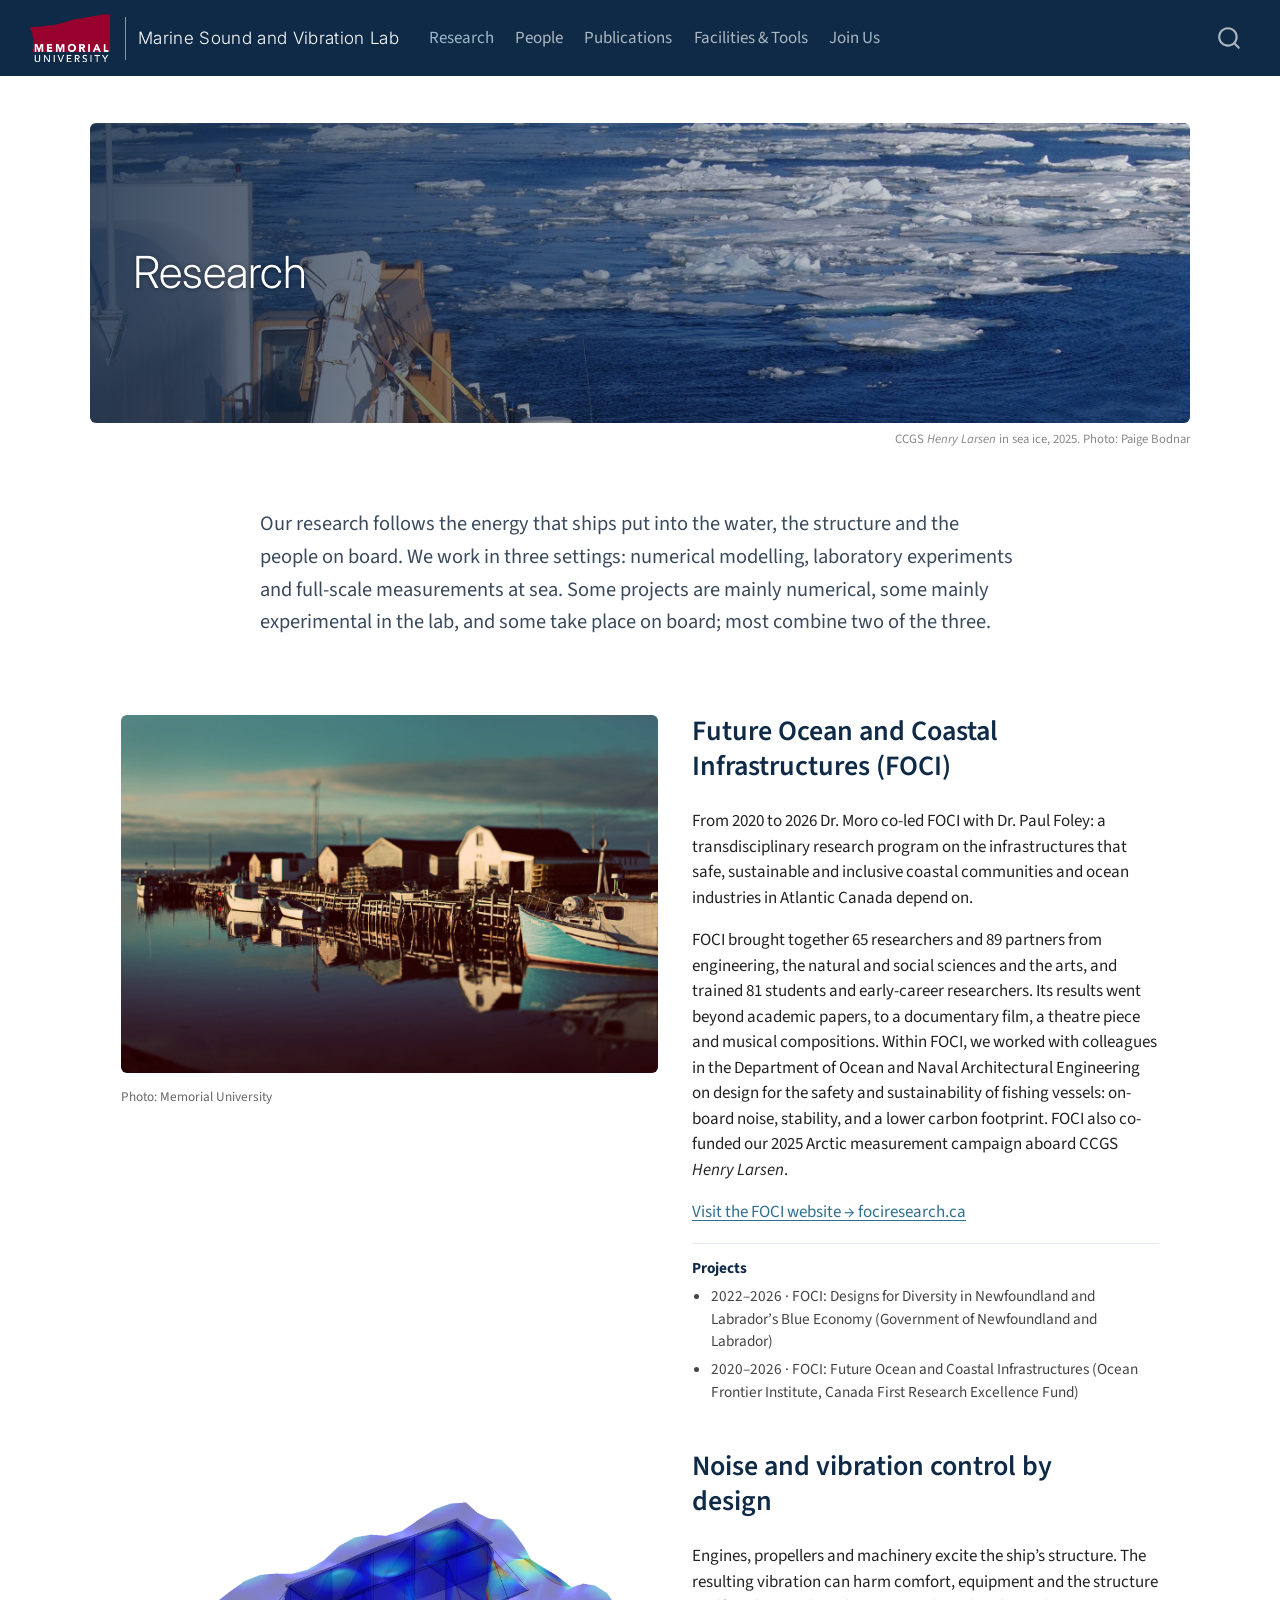
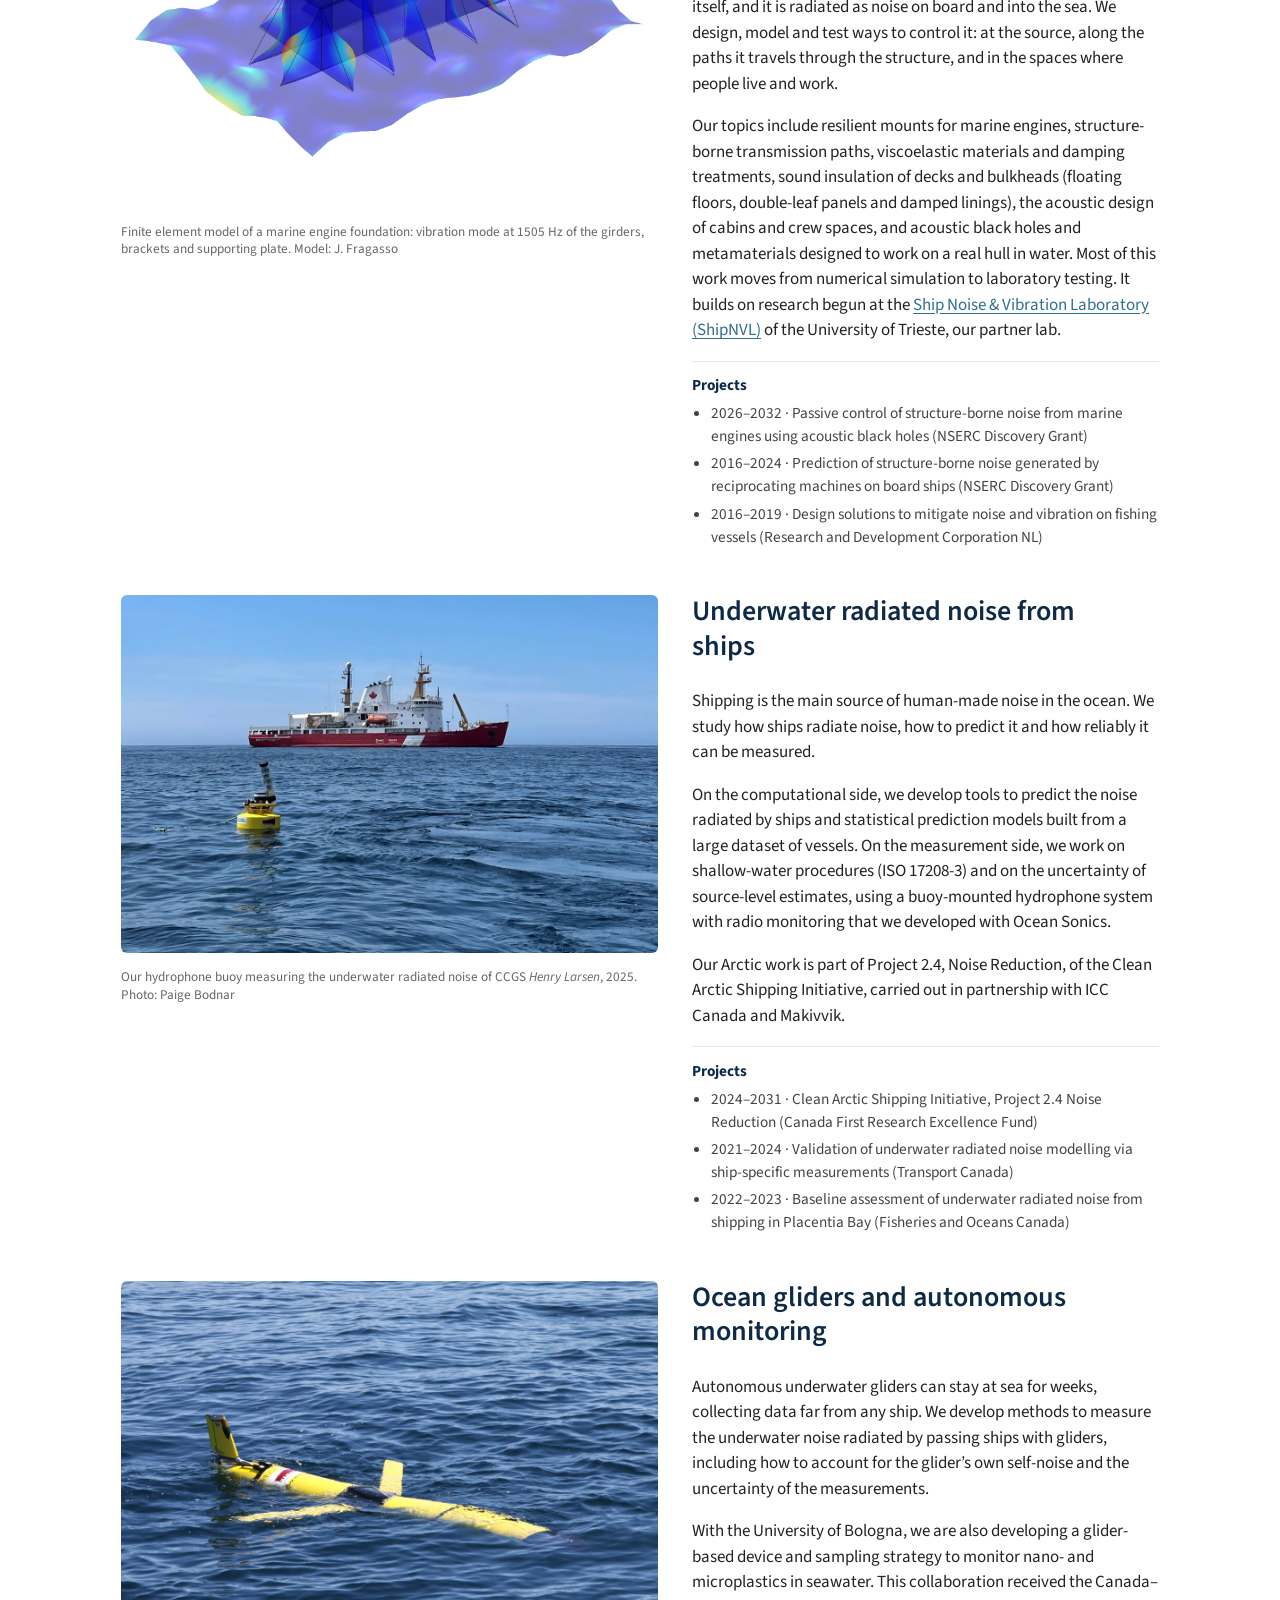
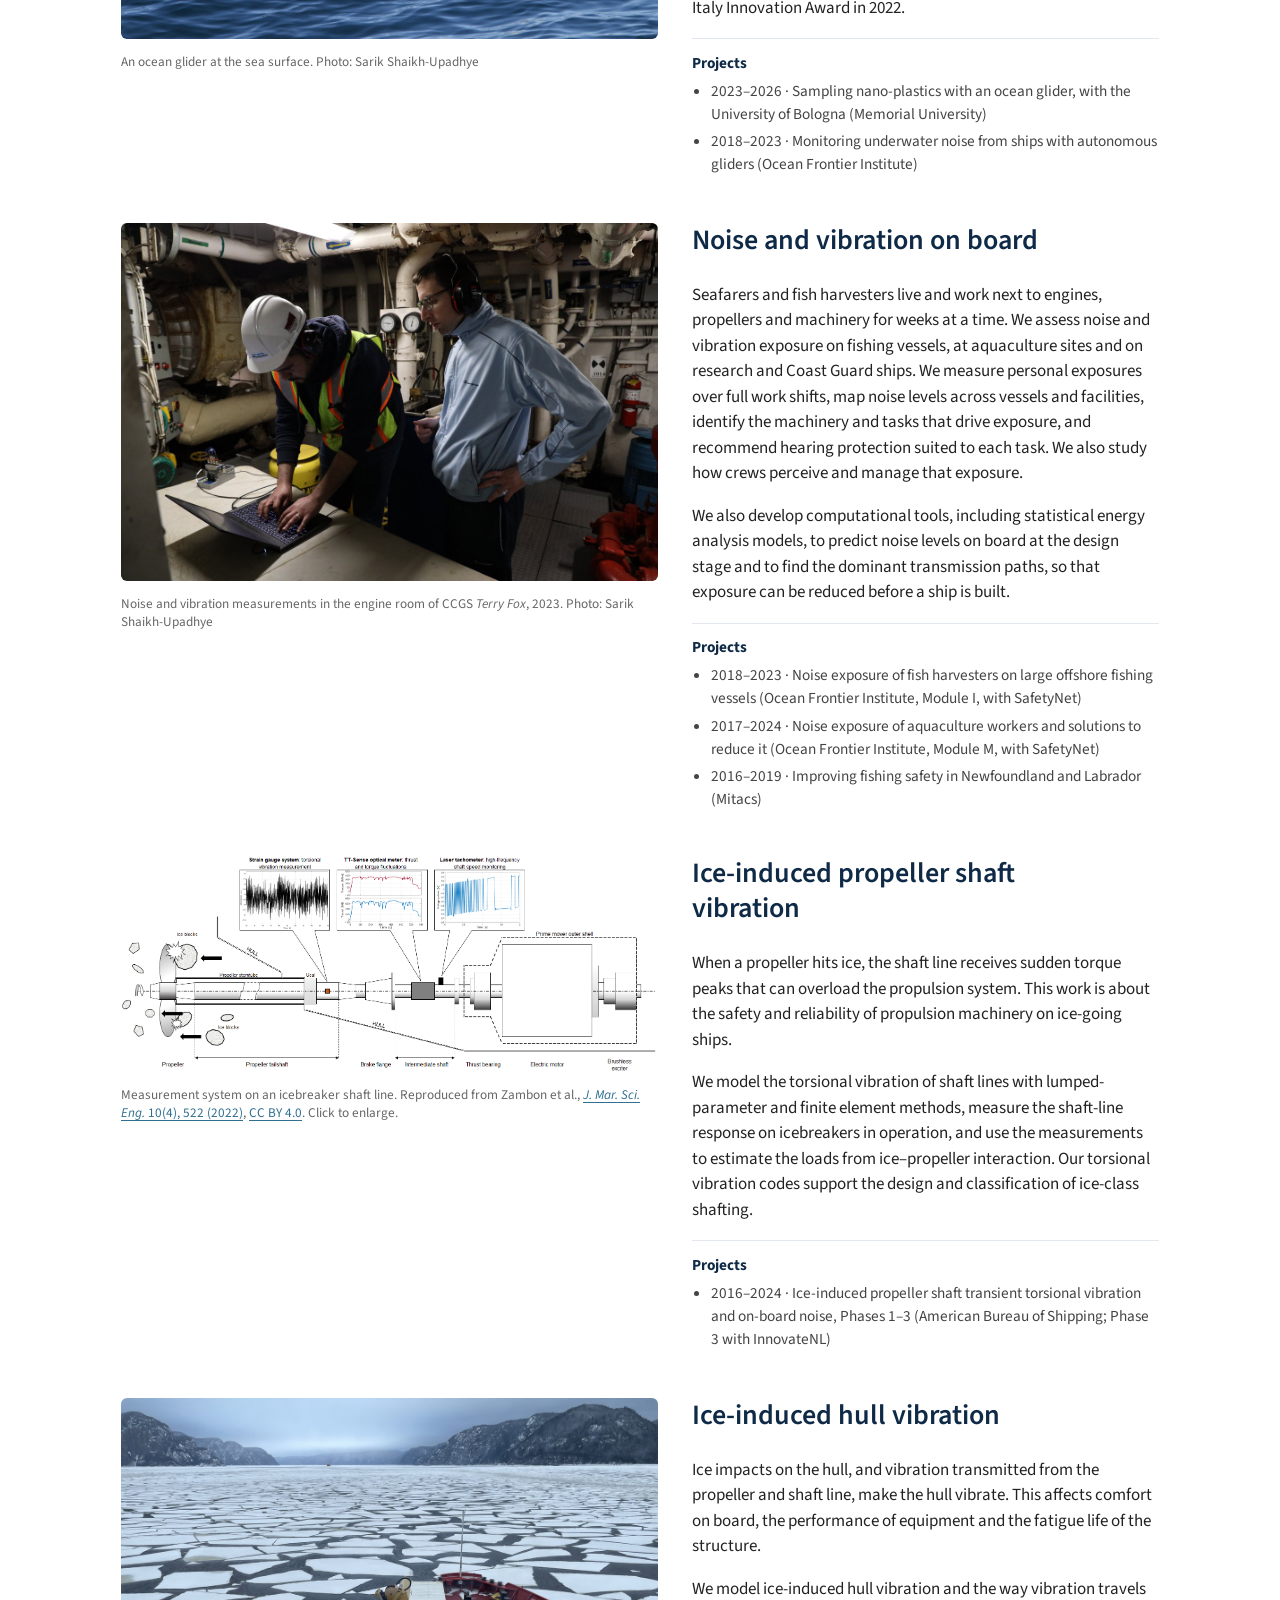
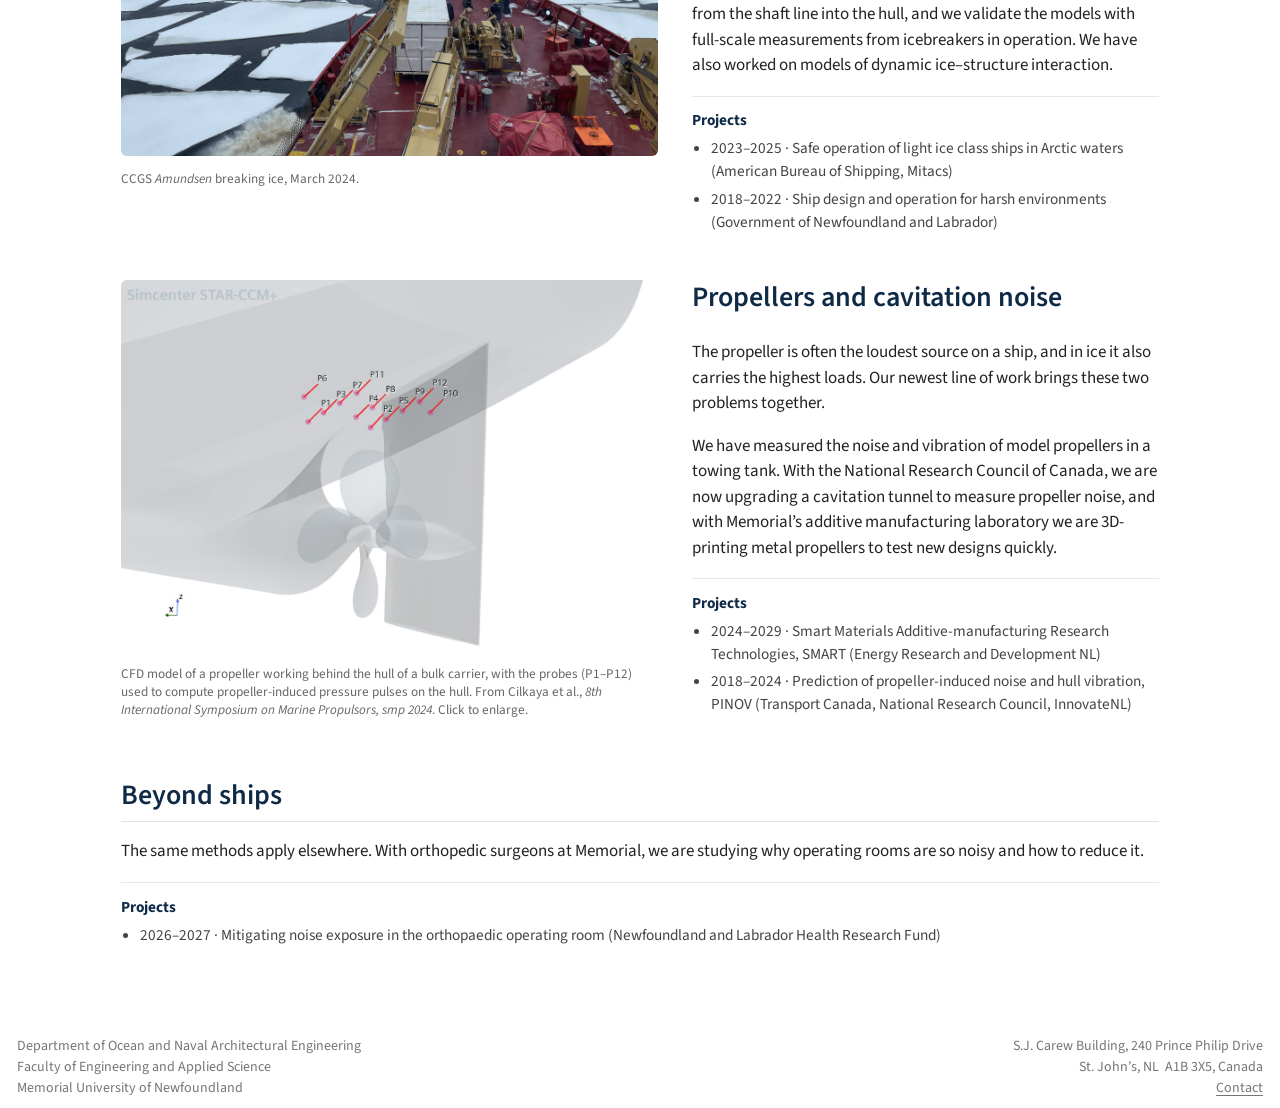
<file: research.html>
<!DOCTYPE html>
<html xmlns="http://www.w3.org/1999/xhtml" lang="en" xml:lang="en"><head>

<meta charset="utf-8">
<meta name="generator" content="quarto-1.11.9">

<meta name="viewport" content="width=device-width, initial-scale=1.0, user-scalable=yes">


<title>Research – Marine Sound and Vibration Lab</title>
<style>
/* Default styles provided by pandoc.
** See https://pandoc.org/MANUAL.html#variables-for-html for config info.
*/
span.smallcaps{font-variant: small-caps;}
div.columns{display: flex; gap: 1.5em;}
div.column{flex: auto;}
@media screen {
div.columns{gap: min(4vw, 1.5em);}
div.column{overflow-x: auto;}
}
div.hanging-indent{margin-left: 1.5em; text-indent: -1.5em;}
ul.task-list{list-style: none;}
ul.task-list li input[type="checkbox"] {
  width: 0.8em;
  margin: 0 0.8em 0.2em -1em; /* quarto-specific, see https://github.com/quarto-dev/quarto-cli/issues/4556 */ 
  vertical-align: middle;
}
</style>


<script src="site_libs/quarto-nav/quarto-nav.js"></script>
<script src="site_libs/quarto-nav/headroom.min.js"></script>
<script src="site_libs/clipboard/clipboard.min.js"></script>
<script src="site_libs/quarto-search/autocomplete.umd.js"></script>
<script src="site_libs/quarto-search/fuse.min.js"></script>
<script src="site_libs/quarto-search/quarto-search.js"></script>
<meta name="quarto:offset" content="./">
<link href="./images/favicon-msvl.png" rel="icon" type="image/png">
<script src="site_libs/quarto-html/quarto.js" type="module"></script>
<script src="site_libs/quarto-html/tabsets/tabsets.js" type="module"></script>
<script src="site_libs/quarto-html/scrollable-regions/scrollable-regions.js" type="module"></script>
<script src="site_libs/quarto-html/popper.min.js"></script>
<script src="site_libs/quarto-html/tippy.umd.min.js"></script>
<script src="site_libs/quarto-html/anchor.min.js"></script>
<link href="site_libs/quarto-html/tippy.css" rel="stylesheet">
<link href="site_libs/quarto-html/quarto-syntax-highlighting-63b5708e65d6cd79cd7618c58d0c21e7.css" rel="stylesheet" id="quarto-text-highlighting-styles">
<script src="site_libs/bootstrap/bootstrap.min.js"></script>
<link href="site_libs/bootstrap/bootstrap-icons.css" rel="stylesheet">
<link href="site_libs/bootstrap/bootstrap-9f4964d367be9047c1163643661cbae7.min.css" rel="stylesheet" append-hash="true" id="quarto-bootstrap" data-mode="light">
<script src="site_libs/quarto-contrib/glightbox/glightbox.min.js"></script>
<link href="site_libs/quarto-contrib/glightbox/glightbox.min.css" rel="stylesheet">
<link href="site_libs/quarto-contrib/glightbox/lightbox.css" rel="stylesheet">
<script id="quarto-search-options" type="application/json">{
  "location": "navbar",
  "copy-button": false,
  "collapse-after": 3,
  "panel-placement": "end",
  "type": "overlay",
  "limit": 50,
  "keyboard-shortcut": [
    "f",
    "/",
    "s"
  ],
  "show-item-context": false,
  "language": {
    "search-no-results-text": "No results",
    "search-matching-documents-text": "matching documents",
    "search-copy-link-title": "Copy link to search",
    "search-hide-matches-text": "Hide additional matches",
    "search-more-match-text": "more match in this document",
    "search-more-matches-text": "more matches in this document",
    "search-clear-button-title": "Clear",
    "search-text-placeholder": "",
    "search-detached-cancel-button-title": "Cancel",
    "search-submit-button-title": "Submit",
    "search-label": "Search"
  }
}</script>
<style>html{ scroll-behavior: smooth; }</style>


</head>

<body class="nav-fixed fullcontent quarto-light"><a id="quarto-skip-link" class="visually-hidden-focusable" href="#quarto-document-content">Skip to main content</a>

<div id="quarto-search-results"></div>
  <header id="quarto-header" class="headroom fixed-top">
    <nav class="navbar navbar-expand-xl " data-bs-theme="dark" aria-label="Site">
      <div class="navbar-container container-fluid">
      <div class="navbar-brand-container mx-auto">
    <a href="https://www.mun.ca" class="navbar-brand navbar-brand-logo">
    <img src="./images/MUN_Logo_Pantone_white_text.png" alt="" class="navbar-logo light-content">
    <img src="./images/MUN_Logo_Pantone_white_text.png" alt="" class="navbar-logo dark-content">
    </a>
  </div>
          <button class="navbar-toggler" type="button" data-bs-toggle="collapse" data-bs-target="#navbarCollapse" aria-controls="navbarCollapse" aria-expanded="false" aria-label="Toggle navigation" onclick="if (window.quartoToggleHeadroom) { window.quartoToggleHeadroom(); }">
  <span class="navbar-toggler-icon"></span>
</button>
          <div class="collapse navbar-collapse" id="navbarCollapse">
            <ul class="navbar-nav navbar-nav-scroll me-auto">
  <li class="nav-item">
    <a class="nav-link" href="./index.html"> 
<span class="menu-text">Marine Sound and Vibration Lab</span></a>
  </li>  
  <li class="nav-item">
    <a class="nav-link active" href="./research.html" aria-current="page"> 
<span class="menu-text">Research</span></a>
  </li>  
  <li class="nav-item">
    <a class="nav-link" href="./people.html"> 
<span class="menu-text">People</span></a>
  </li>  
  <li class="nav-item">
    <a class="nav-link" href="./publications.html"> 
<span class="menu-text">Publications</span></a>
  </li>  
  <li class="nav-item">
    <a class="nav-link" href="./facilities.html"> 
<span class="menu-text">Facilities &amp; Tools</span></a>
  </li>  
  <li class="nav-item">
    <a class="nav-link" href="./join.html"> 
<span class="menu-text">Join Us</span></a>
  </li>  
</ul>
          </div> <!-- /navcollapse -->
            <div class="quarto-navbar-tools">
</div>
            <div id="quarto-search" class="" title="Search"></div>
      </div> <!-- /container-fluid -->
    </nav>
</header>
<!-- content -->
<div id="quarto-content" class="quarto-container page-columns page-rows-contents page-layout-article page-navbar">
<!-- sidebar -->
<!-- margin-sidebar -->
    
<!-- main -->
<main class="content" id="quarto-document-content" tabindex="-1"><header id="title-block-header" class="quarto-title-block"></header>




<style>
.research-banner { background-image:
  linear-gradient(90deg, rgba(12,35,64,.80) 0%, rgba(12,35,64,.40) 45%, rgba(12,35,64,0) 100%),
  url("images/research-banner.jpg");
  min-height: 300px; margin-top: 1rem; margin-bottom: 0; background-position: center 85%; }
.research-banner h1 { font-family: 'Inter', sans-serif; font-weight: 300; font-size: 2.6rem; margin: 0; text-shadow: 0 1px 4px rgba(0,0,0,.45); }
.theme { grid-template-columns: 1.15fr 1fr; gap: 2rem; }
@media (max-width: 768px) { .theme { grid-template-columns: 1fr; } }
.banner-credit { font-size: .75rem; color: #888; text-align: right; margin-top: .4rem; }
.intro { max-width: 760px; margin: 3.5rem auto 4.5rem; font-size: 1.2rem; line-height: 1.6; color: #3a4a5c; text-align: left; }
</style>
<section id="research" class="level1 hero hero-photo research-banner">
<h1>Research</h1>
</section>
<div class="banner-credit">
<p>CCGS <em>Henry Larsen</em> in sea ice, 2025. Photo: Paige Bodnar</p>
</div>
<div class="intro">
<p>Our research follows the energy that ships put into the water, the structure and the people on board. We work in three settings: numerical modelling, laboratory experiments and full-scale measurements at sea. Some projects are mainly numerical, some mainly experimental in the lab, and some take place on board; most combine two of the three.</p>
</div>
<div class="theme">
<div class="quarto-figure quarto-figure-center">
<figure class="figure">
<p><img src="images/foci-outport.jpg" class="img-fluid figure-img" alt="Fishing stages and boats reflected in a Newfoundland outport harbour"></p>
<figcaption>Photo: Memorial University</figcaption>
</figure>
</div>
<section id="future-ocean-and-coastal-infrastructures-foci" class="level2">
<h2 class="anchored" data-anchor-id="future-ocean-and-coastal-infrastructures-foci">Future Ocean and Coastal Infrastructures (FOCI)</h2>
<p>From 2020 to 2026 Dr.&nbsp;Moro co-led FOCI with Dr.&nbsp;Paul Foley: a transdisciplinary research program on the infrastructures that safe, sustainable and inclusive coastal communities and ocean industries in Atlantic Canada depend on.</p>
<p>FOCI brought together 65 researchers and 89 partners from engineering, the natural and social sciences and the arts, and trained 81 students and early-career researchers. Its results went beyond academic papers, to a documentary film, a theatre piece and musical compositions. Within FOCI, we worked with colleagues in the Department of Ocean and Naval Architectural Engineering on design for the safety and sustainability of fishing vessels: on-board noise, stability, and a lower carbon footprint. FOCI also co-funded our 2025 Arctic measurement campaign aboard CCGS <em>Henry Larsen</em>.</p>
<p><strong><a href="https://fociresearch.ca">Visit the FOCI website → fociresearch.ca</a></strong></p>
<div class="projects">
<p><strong>Projects</strong></p>
<ul>
<li>2022–2026 · FOCI: Designs for Diversity in Newfoundland and Labrador’s Blue Economy (Government of Newfoundland and Labrador)</li>
<li>2020–2026 · FOCI: Future Ocean and Coastal Infrastructures (Ocean Frontier Institute, Canada First Research Excellence Fund)</li>
</ul>
</div>
</section>
</div>
<div class="theme">
<div class="quarto-figure quarto-figure-center">
<figure class="figure">
<p><img src="images/control-foundation-mode.png" class="img-fluid figure-img" alt="Finite element model of an engine foundation made of longitudinal girders and triangular brackets on a plate, coloured by vibration amplitude"></p>
<figcaption>Finite element model of a marine engine foundation: vibration mode at 1505 Hz of the girders, brackets and supporting plate. Model: J. Fragasso</figcaption>
</figure>
</div>
<!-- previous photo: ![Installing vibration sensors on machinery on board CCGS *Terry Fox*, 2023. Photo: Sarik Shaikh-Upadhye](images/control.jpg) -->
<section id="noise-and-vibration-control-by-design" class="level2">
<h2 class="anchored" data-anchor-id="noise-and-vibration-control-by-design">Noise and vibration control by design</h2>
<p>Engines, propellers and machinery excite the ship’s structure. The resulting vibration can harm comfort, equipment and the structure itself, and it is radiated as noise on board and into the sea. We design, model and test ways to control it: at the source, along the paths it travels through the structure, and in the spaces where people live and work.</p>
<p>Our topics include resilient mounts for marine engines, structure-borne transmission paths, viscoelastic materials and damping treatments, sound insulation of decks and bulkheads (floating floors, double-leaf panels and damped linings), the acoustic design of cabins and crew spaces, and acoustic black holes and metamaterials designed to work on a real hull in water. Most of this work moves from numerical simulation to laboratory testing. It builds on research begun at the <a href="https://shipnvl.units.it">Ship Noise &amp; Vibration Laboratory (ShipNVL)</a> of the University of Trieste, our partner lab.</p>
<div class="projects">
<p><strong>Projects</strong></p>
<ul>
<li>2026–2032 · Passive control of structure-borne noise from marine engines using acoustic black holes (NSERC Discovery Grant)</li>
<li>2016–2024 · Prediction of structure-borne noise generated by reciprocating machines on board ships (NSERC Discovery Grant)</li>
<li>2016–2019 · Design solutions to mitigate noise and vibration on fishing vessels (Research and Development Corporation NL)</li>
</ul>
</div>
</section>
</div>
<div class="theme">
<div class="quarto-figure quarto-figure-center">
<figure class="figure">
<p><img src="images/urn.jpg" class="img-fluid figure-img" alt="Yellow hydrophone buoy at sea with the Coast Guard icebreaker Henry Larsen in the background"></p>
<figcaption>Our hydrophone buoy measuring the underwater radiated noise of CCGS <em>Henry Larsen</em>, 2025. Photo: Paige Bodnar</figcaption>
</figure>
</div>
<section id="underwater-radiated-noise-from-ships" class="level2">
<h2 class="anchored" data-anchor-id="underwater-radiated-noise-from-ships">Underwater radiated noise from ships</h2>
<p>Shipping is the main source of human-made noise in the ocean. We study how ships radiate noise, how to predict it and how reliably it can be measured.</p>
<p>On the computational side, we develop tools to predict the noise radiated by ships and statistical prediction models built from a large dataset of vessels. On the measurement side, we work on shallow-water procedures (ISO 17208-3) and on the uncertainty of source-level estimates, using a buoy-mounted hydrophone system with radio monitoring that we developed with Ocean Sonics.</p>
<p>Our Arctic work is part of Project 2.4, Noise Reduction, of the Clean Arctic Shipping Initiative, carried out in partnership with ICC Canada and Makivvik.</p>
<div class="projects">
<p><strong>Projects</strong></p>
<ul>
<li>2024–2031 · Clean Arctic Shipping Initiative, Project 2.4 Noise Reduction (Canada First Research Excellence Fund)</li>
<li>2021–2024 · Validation of underwater radiated noise modelling via ship-specific measurements (Transport Canada)</li>
<li>2022–2023 · Baseline assessment of underwater radiated noise from shipping in Placentia Bay (Fisheries and Oceans Canada)</li>
</ul>
</div>
</section>
</div>
<div class="theme">
<div class="quarto-figure quarto-figure-center">
<figure class="figure">
<p><img src="images/glider.jpg" class="img-fluid figure-img" alt="An ocean glider at the sea surface"></p>
<figcaption>An ocean glider at the sea surface. Photo: Sarik Shaikh-Upadhye</figcaption>
</figure>
</div>
<section id="ocean-gliders-and-autonomous-monitoring" class="level2">
<h2 class="anchored" data-anchor-id="ocean-gliders-and-autonomous-monitoring">Ocean gliders and autonomous monitoring</h2>
<p>Autonomous underwater gliders can stay at sea for weeks, collecting data far from any ship. We develop methods to measure the underwater noise radiated by passing ships with gliders, including how to account for the glider’s own self-noise and the uncertainty of the measurements.</p>
<p>With the University of Bologna, we are also developing a glider-based device and sampling strategy to monitor nano- and microplastics in seawater. This collaboration received the Canada–Italy Innovation Award in 2022.</p>
<div class="projects">
<p><strong>Projects</strong></p>
<ul>
<li>2023–2026 · Sampling nano-plastics with an ocean glider, with the University of Bologna (Memorial University)</li>
<li>2018–2023 · Monitoring underwater noise from ships with autonomous gliders (Ocean Frontier Institute)</li>
</ul>
</div>
</section>
</div>
<div class="theme">
<div class="quarto-figure quarto-figure-center">
<figure class="figure">
<p><img src="images/onboard.jpg" class="img-fluid figure-img" alt="Noise and vibration measurements in the engine room of CCGS Terry Fox"></p>
<figcaption>Noise and vibration measurements in the engine room of CCGS <em>Terry Fox</em>, 2023. Photo: Sarik Shaikh-Upadhye</figcaption>
</figure>
</div>
<section id="noise-and-vibration-on-board" class="level2">
<h2 class="anchored" data-anchor-id="noise-and-vibration-on-board">Noise and vibration on board</h2>
<p>Seafarers and fish harvesters live and work next to engines, propellers and machinery for weeks at a time. We assess noise and vibration exposure on fishing vessels, at aquaculture sites and on research and Coast Guard ships. We measure personal exposures over full work shifts, map noise levels across vessels and facilities, identify the machinery and tasks that drive exposure, and recommend hearing protection suited to each task. We also study how crews perceive and manage that exposure.</p>
<p>We also develop computational tools, including statistical energy analysis models, to predict noise levels on board at the design stage and to find the dominant transmission paths, so that exposure can be reduced before a ship is built.</p>
<div class="projects">
<p><strong>Projects</strong></p>
<ul>
<li>2018–2023 · Noise exposure of fish harvesters on large offshore fishing vessels (Ocean Frontier Institute, Module I, with SafetyNet)</li>
<li>2017–2024 · Noise exposure of aquaculture workers and solutions to reduce it (Ocean Frontier Institute, Module M, with SafetyNet)</li>
<li>2016–2019 · Improving fishing safety in Newfoundland and Labrador (Mitacs)</li>
</ul>
</div>
</section>
</div>
<div class="theme">
<div class="quarto-figure quarto-figure-center">
<figure class="figure">
<p><a href="images/shaftline-layout.png" class="lightbox" data-gallery="quarto-lightbox-gallery-1" title="Measurement system on an icebreaker shaft line. Reproduced from Zambon et al., J. Mar.&nbsp;Sci. Eng. 10(4), 522 (2022), CC BY 4.0. Click to enlarge."><img src="images/shaftline-layout.png" class="img-fluid figure-img" alt="Diagram of an icebreaker shaft line from propeller to electric motor, showing where the strain gauges, thrust and torque meter and laser tachometer are installed, with sample signals"></a></p>
<figcaption>Measurement system on an icebreaker shaft line. Reproduced from Zambon et al., <a href="https://doi.org/10.3390/jmse10040522"><em>J. Mar.&nbsp;Sci. Eng.</em> 10(4), 522 (2022)</a>, <a href="https://creativecommons.org/licenses/by/4.0/">CC BY 4.0</a>. Click to enlarge.</figcaption>
</figure>
</div>
<section id="ice-induced-propeller-shaft-vibration" class="level2">
<h2 class="anchored" data-anchor-id="ice-induced-propeller-shaft-vibration">Ice-induced propeller shaft vibration</h2>
<p>When a propeller hits ice, the shaft line receives sudden torque peaks that can overload the propulsion system. This work is about the safety and reliability of propulsion machinery on ice-going ships.</p>
<p>We model the torsional vibration of shaft lines with lumped-parameter and finite element methods, measure the shaft-line response on icebreakers in operation, and use the measurements to estimate the loads from ice–propeller interaction. Our torsional vibration codes support the design and classification of ice-class shafting.</p>
<div class="projects">
<p><strong>Projects</strong></p>
<ul>
<li>2016–2024 · Ice-induced propeller shaft transient torsional vibration and on-board noise, Phases 1–3 (American Bureau of Shipping; Phase 3 with InnovateNL)</li>
</ul>
</div>
</section>
</div>
<div class="theme">
<div class="quarto-figure quarto-figure-center">
<figure class="figure">
<p><img src="images/ice.jpg" class="img-fluid figure-img" alt="The bow of the Coast Guard icebreaker Amundsen breaking through ice floes"></p>
<figcaption>CCGS <em>Amundsen</em> breaking ice, March 2024.</figcaption>
</figure>
</div>
<section id="ice-induced-hull-vibration" class="level2">
<h2 class="anchored" data-anchor-id="ice-induced-hull-vibration">Ice-induced hull vibration</h2>
<p>Ice impacts on the hull, and vibration transmitted from the propeller and shaft line, make the hull vibrate. This affects comfort on board, the performance of equipment and the fatigue life of the structure.</p>
<p>We model ice-induced hull vibration and the way vibration travels from the shaft line into the hull, and we validate the models with full-scale measurements from icebreakers in operation. We have also worked on models of dynamic ice–structure interaction.</p>
<div class="projects">
<p><strong>Projects</strong></p>
<ul>
<li>2023–2025 · Safe operation of light ice class ships in Arctic waters (American Bureau of Shipping, Mitacs)</li>
<li>2018–2022 · Ship design and operation for harsh environments (Government of Newfoundland and Labrador)</li>
</ul>
</div>
</section>
</div>
<div class="theme">
<div class="quarto-figure quarto-figure-center">
<figure class="figure">
<p><a href="images/propeller-cfd.jpg" class="lightbox" data-gallery="quarto-lightbox-gallery-2" title="CFD model of a propeller working behind the hull of a bulk carrier, with the probes (P1–P12) used to compute propeller-induced pressure pulses on the hull. From Cilkaya et al., 8th International Symposium on Marine Propulsors, smp 2024. Click to enlarge."><img src="images/propeller-cfd.jpg" class="img-fluid figure-img" alt="Simulation model of a propeller and rudder behind the hull of a bulk carrier, with twelve pressure probes marked on the hull above the propeller"></a></p>
<figcaption>CFD model of a propeller working behind the hull of a bulk carrier, with the probes (P1–P12) used to compute propeller-induced pressure pulses on the hull. From Cilkaya et al., <em>8th International Symposium on Marine Propulsors, smp 2024</em>. Click to enlarge.</figcaption>
</figure>
</div>
<section id="propellers-and-cavitation-noise" class="level2">
<h2 class="anchored" data-anchor-id="propellers-and-cavitation-noise">Propellers and cavitation noise</h2>
<p>The propeller is often the loudest source on a ship, and in ice it also carries the highest loads. Our newest line of work brings these two problems together.</p>
<p>We have measured the noise and vibration of model propellers in a towing tank. With the National Research Council of Canada, we are now upgrading a cavitation tunnel to measure propeller noise, and with Memorial’s additive manufacturing laboratory we are 3D-printing metal propellers to test new designs quickly.</p>
<div class="projects">
<p><strong>Projects</strong></p>
<ul>
<li>2024–2029 · Smart Materials Additive-manufacturing Research Technologies, SMART (Energy Research and Development NL)</li>
<li>2018–2024 · Prediction of propeller-induced noise and hull vibration, PINOV (Transport Canada, National Research Council, InnovateNL)</li>
</ul>
</div>
</section>
</div>
<section id="beyond-ships" class="level2">
<h2 class="anchored" data-anchor-id="beyond-ships">Beyond ships</h2>
<p>The same methods apply elsewhere. With orthopedic surgeons at Memorial, we are studying why operating rooms are so noisy and how to reduce it.</p>
<div class="projects">
<p><strong>Projects</strong></p>
<ul>
<li>2026–2027 · Mitigating noise exposure in the orthopaedic operating room (Newfoundland and Labrador Health Research Fund)</li>
</ul>
</div>


</section>

</main> <!-- /main -->
<!-- Builds email links when a person views the page, so simple spam bots can't read the address. -->
<script>
document.addEventListener('DOMContentLoaded', function () {
  document.querySelectorAll('.obf-email').forEach(function (el) {
    var addr = el.dataset.u + '@' + el.dataset.d;
    var a = document.createElement('a');
    a.href = 'mailto:' + addr + (el.dataset.s ? '?subject=' + encodeURIComponent(el.dataset.s) : '');
    a.textContent = addr;
    a.style.fontWeight = '600';
    el.replaceWith(a);
  });
});
</script>
<script id="quarto-html-after-body" type="application/javascript">
  window.document.addEventListener("DOMContentLoaded", function (event) {
    const icon = "";
    const anchorJS = new window.AnchorJS();
    anchorJS.options = {
      placement: 'right',
      icon: icon
    };
    anchorJS.add('.anchored');
    const isCodeAnnotation = (el) => {
      for (const clz of el.classList) {
        if (clz.startsWith('code-annotation-')) {                     
          return true;
        }
      }
      return false;
    }
    const onCopySuccess = function(e) {
      // button target
      const button = e.trigger;
      // don't keep focus
      button.blur();
      // flash "checked"
      button.classList.add('code-copy-button-checked');
      var currentTitle = button.getAttribute("title");
      button.setAttribute("title", "Copied!");
      let tooltip;
      if (window.bootstrap) {
        button.setAttribute("data-bs-toggle", "tooltip");
        button.setAttribute("data-bs-placement", "left");
        button.setAttribute("data-bs-title", "Copied!");
        tooltip = new bootstrap.Tooltip(button, 
          { trigger: "manual", 
            customClass: "code-copy-button-tooltip",
            offset: [0, -8]});
        tooltip.show();    
      }
      setTimeout(function() {
        if (tooltip) {
          tooltip.hide();
          button.removeAttribute("data-bs-title");
          button.removeAttribute("data-bs-toggle");
          button.removeAttribute("data-bs-placement");
        }
        button.setAttribute("title", currentTitle);
        button.classList.remove('code-copy-button-checked');
      }, 1000);
      // clear code selection
      e.clearSelection();
    }
    const getTextToCopy = function(trigger) {
      const outerScaffold = trigger.parentElement.cloneNode(true);
      const codeEl = outerScaffold.querySelector('code');
      for (const childEl of codeEl.children) {
        if (isCodeAnnotation(childEl)) {
          childEl.remove();
        }
      }
      return codeEl.innerText;
    }
    const clipboard = new window.ClipboardJS('.code-copy-button:not([data-in-quarto-modal])', {
      text: getTextToCopy
    });
    clipboard.on('success', onCopySuccess);
    if (window.document.getElementById('quarto-embedded-source-code-modal')) {
      const clipboardModal = new window.ClipboardJS('.code-copy-button[data-in-quarto-modal]', {
        text: getTextToCopy,
        container: window.document.getElementById('quarto-embedded-source-code-modal')
      });
      clipboardModal.on('success', onCopySuccess);
    }
      var localhostRegex = new RegExp(/^(?:http|https):\/\/localhost\:?[0-9]*\//);
      var mailtoRegex = new RegExp(/^mailto:/);
        var filterRegex = new RegExp("https:\/\/msvlab\.ca");
      var isInternal = (href) => {
          return filterRegex.test(href) || localhostRegex.test(href) || mailtoRegex.test(href);
      }
      // Inspect non-navigation links and adorn them if external
      window.quartoDecorateExternalLinks = function (root) {
     var links = (root || window.document).querySelectorAll('a[href]:not(.nav-link):not(.navbar-brand):not(.toc-action):not(.sidebar-link):not(.sidebar-item-toggle):not(.pagination-link):not(.no-external):not([aria-hidden]):not(.dropdown-item):not(.quarto-navigation-tool):not(.about-link)');
      for (var i=0; i<links.length; i++) {
        const link = links[i];
        if (!isInternal(link.href)) {
          // undo the damage that might have been done by quarto-nav.js in the case of
          // links that we want to consider external
          if (link.dataset.originalHref !== undefined) {
            link.href = link.dataset.originalHref;
          }
          if (!link.classList.contains('no-external-icon')) {
          }
        }
      }
      };
      window.quartoDecorateExternalLinks(window.document);
    // Esc closes the popup (WCAG 1.4.13) and focus leaving both trigger and
    // popup closes it (WCAG 2.4.11); tippy handles neither for interactive popups.
    const hideOnEscAndFocusOut = {
      name: 'hideOnEscAndFocusOut',
      defaultValue: true,
      fn(instance) {
        const dismiss = () => {
          // A show scheduled by the trigger delay would otherwise reopen it
          instance.clearDelayTimeouts();
          instance.hide();
        };
        const onKeyDown = (event) => {
          if (event.key !== 'Escape') {
            return;
          }
          // Keep Esc from also reaching page handlers (e.g. reveal.js overview),
          // except an open reveal.js slide menu, which Esc should close too.
          // The menu handles keys only when its keyboard option is on.
          const menuHandlesEsc = window.Reveal?.getPlugin?.('menu')?.isOpen() &&
            window.Reveal.getConfig().menu?.keyboard !== false;
          if (!menuHandlesEsc) {
            event.stopPropagation();
          }
          if (instance.popper.contains(window.document.activeElement)) {
            // Disabled while refocusing so the focus trigger does not reopen it
            instance.disable();
            instance.reference.focus();
            instance.enable();
          }
          dismiss();
        };
        const onFocusOut = (event) => {
          const target = event.relatedTarget;
          if (target && !instance.reference.contains(target) &&
              !instance.popper.contains(target)) {
            dismiss();
          }
        };
        // On the trigger too: a click trigger (code-annotations: select) has no
        // blur handling. Attached for the instance's lifetime so leaving the
        // trigger also cancels a show still pending on the trigger delay.
        instance.reference.addEventListener('focusout', onFocusOut);
        return {
          onShow() {
            window.document.addEventListener('keydown', onKeyDown, true);
            instance.popper.addEventListener('focusout', onFocusOut);
          },
          onHide() {
            window.document.removeEventListener('keydown', onKeyDown, true);
            instance.popper.removeEventListener('focusout', onFocusOut);
          },
          onDestroy() {
            instance.reference.removeEventListener('focusout', onFocusOut);
          },
        };
      },
    };
    function tippyHover(el, contentFn, onTriggerFn, onUntriggerFn) {
      const config = {
        allowHTML: true,
        maxWidth: 500,
        delay: 100,
        arrow: false,
        appendTo: function(el) {
            return el.parentElement;
        },
        interactive: true,
        interactiveBorder: 10,
        theme: 'quarto',
        placement: 'bottom-start',
        plugins: [hideOnEscAndFocusOut],
      };
      if (contentFn) {
        config.content = contentFn;
      }
      if (onTriggerFn) {
        config.onTrigger = onTriggerFn;
      }
      if (onUntriggerFn) {
        config.onUntrigger = onUntriggerFn;
      }
      window.tippy(el, config); 
    }
    const noterefs = window.document.querySelectorAll('a[role="doc-noteref"]');
    for (var i=0; i<noterefs.length; i++) {
      const ref = noterefs[i];
      tippyHover(ref, function() {
        // use id or data attribute instead here
        let href = ref.getAttribute('data-footnote-href') || ref.getAttribute('href');
        try { href = new URL(href).hash; } catch {}
        const id = href.replace(/^#\/?/, "");
        const note = window.document.getElementById(id);
        if (note) {
          return note.innerHTML;
        } else {
          return "";
        }
      });
    }
    const xrefs = window.document.querySelectorAll('a.quarto-xref');
    const processXRef = (id, note) => {
      // Strip column container classes
      const stripColumnClz = (el) => {
        el.classList.remove("page-full", "page-columns");
        if (el.children) {
          for (const child of el.children) {
            stripColumnClz(child);
          }
        }
      }
      stripColumnClz(note)
      if (id === null || id.startsWith('sec-')) {
        // Special case sections, only their first couple elements
        const container = document.createElement("div");
        if (note.children && note.children.length > 2) {
          container.appendChild(note.children[0].cloneNode(true));
          for (let i = 1; i < note.children.length; i++) {
            const child = note.children[i];
            if (child.tagName === "P" && child.innerText === "") {
              continue;
            } else {
              container.appendChild(child.cloneNode(true));
              break;
            }
          }
          if (window.Quarto?.typesetMath) {
            window.Quarto.typesetMath(container);
          }
          return container.innerHTML
        } else {
          if (window.Quarto?.typesetMath) {
            window.Quarto.typesetMath(note);
          }
          return note.innerHTML;
        }
      } else {
        // Remove any anchor links if they are present
        const anchorLink = note.querySelector('a.anchorjs-link');
        if (anchorLink) {
          anchorLink.remove();
        }
        if (window.Quarto?.typesetMath) {
          window.Quarto.typesetMath(note);
        }
        if (note.classList.contains("callout")) {
          return note.outerHTML;
        } else {
          return note.innerHTML;
        }
      }
    }
    for (var i=0; i<xrefs.length; i++) {
      const xref = xrefs[i];
      tippyHover(xref, undefined, function(instance) {
        instance.disable();
        let url = xref.getAttribute('href');
        let hash = undefined; 
        if (url.startsWith('#')) {
          hash = url;
        } else {
          try { hash = new URL(url).hash; } catch {}
        }
        if (hash) {
          const id = hash.replace(/^#\/?/, "");
          const note = window.document.getElementById(id);
          if (note !== null) {
            try {
              const html = processXRef(id, note.cloneNode(true));
              instance.setContent(html);
            } finally {
              instance.enable();
              instance.show();
            }
          } else {
            // See if we can fetch this
            fetch(url.split('#')[0])
            .then(res => res.text())
            .then(html => {
              const parser = new DOMParser();
              const htmlDoc = parser.parseFromString(html, "text/html");
              const note = htmlDoc.getElementById(id);
              if (note !== null) {
                const html = processXRef(id, note);
                instance.setContent(html);
              } 
            }).finally(() => {
              instance.enable();
              instance.show();
            });
          }
        } else {
          // See if we can fetch a full url (with no hash to target)
          // This is a special case and we should probably do some content thinning / targeting
          fetch(url)
          .then(res => res.text())
          .then(html => {
            const parser = new DOMParser();
            const htmlDoc = parser.parseFromString(html, "text/html");
            const note = htmlDoc.querySelector('main.content');
            if (note !== null) {
              // This should only happen for chapter cross references
              // (since there is no id in the URL)
              // remove the first header
              if (note.children.length > 0 && note.children[0].tagName === "HEADER") {
                note.children[0].remove();
              }
              const html = processXRef(null, note);
              instance.setContent(html);
            } 
          }).finally(() => {
            instance.enable();
            instance.show();
          });
        }
      }, function(instance) {
      });
    }
        let selectedAnnoteEl;
        const selectorForAnnotation = ( cell, annotation) => {
          let cellAttr = 'data-code-cell="' + cell + '"';
          let lineAttr = 'data-code-annotation="' +  annotation + '"';
          const selector = 'span[' + cellAttr + '][' + lineAttr + ']';
          return selector;
        }
        const selectCodeLines = (annoteEl) => {
          const doc = window.document;
          const targetCell = annoteEl.getAttribute("data-target-cell");
          const targetAnnotation = annoteEl.getAttribute("data-target-annotation");
          const annoteSpan = window.document.querySelector(selectorForAnnotation(targetCell, targetAnnotation));
          const lines = annoteSpan.getAttribute("data-code-lines").split(",");
          const lineIds = lines.map((line) => {
            return targetCell + "-" + line;
          })
          // Each band is positioned against its own containing block, which is
          // not the offsetParent of the lines, so place it from client rects.
          const placeBand = (band, firstEl, lastEl, codeBlock) => {
            const container = band.offsetParent;
            if (container === null) {
              return;
            }
            const containerRect = container.getBoundingClientRect();
            // Reveal.js scales slides with a transform, so convert client
            // pixels back to the CSS pixels of the container.
            const scale = containerRect.height / container.offsetHeight || 1;
            const firstRect = firstEl.getBoundingClientRect();
            const lastRect = lastEl.getBoundingClientRect();
            const top = (firstRect.top - containerRect.top) / scale - container.clientTop + container.scrollTop;
            const height = (lastRect.bottom - firstRect.top) / scale;
            band.style.top = top - 2 + "px";
            band.style.height = height + 4 + "px";
            if (codeBlock) {
              // Without the copy button wrapper, the containing block is wider
              // than the code block, so span the code block explicitly.
              const blockRect = codeBlock.getBoundingClientRect();
              band.style.left = (blockRect.left - containerRect.left) / scale - container.clientLeft + container.scrollLeft + "px";
              band.style.width = blockRect.width / scale + "px";
            }
          };
          if (lineIds.length > 0) {
            const el = window.document.getElementById(lineIds[0]);
            const lastEl = window.document.getElementById(lineIds[lineIds.length - 1]);
            const parent = el.parentElement.parentElement;
            // cook up a div (if necessary) and position it
            let div = window.document.getElementById("code-annotation-line-highlight");
            if (div === null) {
              div = window.document.createElement("div");
              div.setAttribute("id", "code-annotation-line-highlight");
              div.style.position = 'absolute';
              parent.appendChild(div);
            }
            placeBand(div, el, lastEl, parent.closest("div.sourceCode") || parent);
            let gutterDiv = window.document.getElementById("code-annotation-line-highlight-gutter");
            if (gutterDiv === null) {
              gutterDiv = window.document.createElement("div");
              gutterDiv.setAttribute("id", "code-annotation-line-highlight-gutter");
              gutterDiv.style.position = 'absolute';
              const codeCell = window.document.getElementById(targetCell);
              const gutter = codeCell.querySelector('.code-annotation-gutter');
              gutter.appendChild(gutterDiv);
            }
            placeBand(gutterDiv, el, lastEl);
            selectedAnnoteEl = annoteEl;
          }
        };
        const unselectCodeLines = () => {
          const elementsIds = ["code-annotation-line-highlight", "code-annotation-line-highlight-gutter"];
          elementsIds.forEach((elId) => {
            const div = window.document.getElementById(elId);
            if (div) {
              div.remove();
            }
          });
          selectedAnnoteEl = undefined;
        };
          // Handle positioning of the toggle
      window.addEventListener(
        "resize",
        throttle(() => {
          elRect = undefined;
          if (selectedAnnoteEl) {
            selectCodeLines(selectedAnnoteEl);
          }
        }, 10)
      );
      function throttle(fn, ms) {
      let throttle = false;
      let timer;
        return (...args) => {
          if(!throttle) { // first call gets through
              fn.apply(this, args);
              throttle = true;
          } else { // all the others get throttled
              if(timer) clearTimeout(timer); // cancel #2
              timer = setTimeout(() => {
                fn.apply(this, args);
                timer = throttle = false;
              }, ms);
          }
        };
      }
        // Attach click handler to the DT
        const annoteDls = window.document.querySelectorAll('dt[data-target-cell]');
        for (const annoteDlNode of annoteDls) {
          annoteDlNode.addEventListener('click', (event) => {
            const clickedEl = event.target;
            if (clickedEl !== selectedAnnoteEl) {
              unselectCodeLines();
              const activeEl = window.document.querySelector('dt[data-target-cell].code-annotation-active');
              if (activeEl) {
                activeEl.classList.remove('code-annotation-active');
              }
              selectCodeLines(clickedEl);
              clickedEl.classList.add('code-annotation-active');
            } else {
              // Unselect the line
              unselectCodeLines();
              clickedEl.classList.remove('code-annotation-active');
            }
          });
        }
    const findCites = (el) => {
      const parentEl = el.parentElement;
      if (parentEl) {
        const cites = parentEl.dataset.cites;
        if (cites) {
          return {
            el,
            cites: cites.split(' ')
          };
        } else {
          return findCites(el.parentElement)
        }
      } else {
        return undefined;
      }
    };
    var bibliorefs = window.document.querySelectorAll('a[role="doc-biblioref"]');
    for (var i=0; i<bibliorefs.length; i++) {
      const ref = bibliorefs[i];
      const citeInfo = findCites(ref);
      if (citeInfo) {
        tippyHover(citeInfo.el, function() {
          var popup = window.document.createElement('div');
          citeInfo.cites.forEach(function(cite) {
            var citeDiv = window.document.createElement('div');
            citeDiv.classList.add('hanging-indent');
            citeDiv.classList.add('csl-entry');
            var biblioDiv = window.document.getElementById('ref-' + cite);
            if (biblioDiv) {
              citeDiv.innerHTML = biblioDiv.innerHTML;
            }
            popup.appendChild(citeDiv);
          });
          return popup.innerHTML;
        });
      }
    }
  });
  </script>
  <script type="application/javascript">
  window.quartoScrollableRegionsLabels = {"code":"Scrollable code","output":"Scrollable output"};
  </script>
</div> <!-- /content -->
<footer class="footer">
  <div class="nav-footer">
    <div class="nav-footer-left">
<p>Department of Ocean and Naval Architectural Engineering<br> Faculty of Engineering and Applied Science<br> Memorial University of Newfoundland</p>
</div>   
    <div class="nav-footer-center">
      &nbsp;
    </div>
    <div class="nav-footer-right">
<p>S.J. Carew Building, 240 Prince Philip Drive<br> St.&nbsp;John’s, NL&nbsp; A1B 3X5, Canada<br> <a href="./join.html#how-to-apply">Contact</a></p>
</div>
  </div>
</footer>
<script>var lightboxQuarto = GLightbox({"closeEffect":"zoom","descPosition":"bottom","loop":false,"openEffect":"zoom","selector":".lightbox"});
(function() {
  let previousOnload = window.onload;
  window.onload = () => {
    if (previousOnload) {
      previousOnload();
    }
    lightboxQuarto.on('slide_before_load', (data) => {
      const { slideIndex, slideNode, slideConfig, player, trigger } = data;
      const href = trigger.getAttribute('href');
      if (href !== null) {
        const imgEl = window.document.querySelector(`a[href="${href}"] img`);
        if (imgEl !== null) {
          const srcAttr = imgEl.getAttribute("src");
          if (srcAttr && srcAttr.startsWith("data:")) {
            slideConfig.href = srcAttr;
          }
        }
      } 
    });
  
    lightboxQuarto.on('slide_after_load', (data) => {
      const { slideIndex, slideNode, slideConfig, player, trigger } = data;
      if (window.Quarto?.typesetMath) {
        window.Quarto.typesetMath(slideNode);
      }
    });
  
  };
  
})();
          </script>




<script src="site_libs/quarto-html/zenscroll-min.js"></script>
</body></html>
</file>
<file: site_libs/quarto-html/tippy.css>
.tippy-box[data-animation=fade][data-state=hidden]{opacity:0}[data-tippy-root]{max-width:calc(100vw - 10px)}.tippy-box{position:relative;background-color:#333;color:#fff;border-radius:4px;font-size:14px;line-height:1.4;white-space:normal;outline:0;transition-property:transform,visibility,opacity}.tippy-box[data-placement^=top]>.tippy-arrow{bottom:0}.tippy-box[data-placement^=top]>.tippy-arrow:before{bottom:-7px;left:0;border-width:8px 8px 0;border-top-color:initial;transform-origin:center top}.tippy-box[data-placement^=bottom]>.tippy-arrow{top:0}.tippy-box[data-placement^=bottom]>.tippy-arrow:before{top:-7px;left:0;border-width:0 8px 8px;border-bottom-color:initial;transform-origin:center bottom}.tippy-box[data-placement^=left]>.tippy-arrow{right:0}.tippy-box[data-placement^=left]>.tippy-arrow:before{border-width:8px 0 8px 8px;border-left-color:initial;right:-7px;transform-origin:center left}.tippy-box[data-placement^=right]>.tippy-arrow{left:0}.tippy-box[data-placement^=right]>.tippy-arrow:before{left:-7px;border-width:8px 8px 8px 0;border-right-color:initial;transform-origin:center right}.tippy-box[data-inertia][data-state=visible]{transition-timing-function:cubic-bezier(.54,1.5,.38,1.11)}.tippy-arrow{width:16px;height:16px;color:#333}.tippy-arrow:before{content:"";position:absolute;border-color:transparent;border-style:solid}.tippy-content{position:relative;padding:5px 9px;z-index:1}
</file>
<file: site_libs/quarto-html/quarto-syntax-highlighting-63b5708e65d6cd79cd7618c58d0c21e7.css>
/* quarto syntax highlight colors */
:root {
  --quarto-hl-ot-color: #003B4F;
  --quarto-hl-at-color: #657422;
  --quarto-hl-ss-color: #20794D;
  --quarto-hl-an-color: #5E5E5E;
  --quarto-hl-fu-color: #4758AB;
  --quarto-hl-st-color: #20794D;
  --quarto-hl-cf-color: #003B4F;
  --quarto-hl-op-color: #5E5E5E;
  --quarto-hl-er-color: #AD0000;
  --quarto-hl-bn-color: #AD0000;
  --quarto-hl-al-color: #AD0000;
  --quarto-hl-va-color: #111111;
  --quarto-hl-bu-color: inherit;
  --quarto-hl-ex-color: inherit;
  --quarto-hl-pp-color: #AD0000;
  --quarto-hl-in-color: #5E5E5E;
  --quarto-hl-vs-color: #20794D;
  --quarto-hl-wa-color: #5E5E5E;
  --quarto-hl-do-color: #5E5E5E;
  --quarto-hl-im-color: #00769E;
  --quarto-hl-ch-color: #20794D;
  --quarto-hl-dt-color: #AD0000;
  --quarto-hl-fl-color: #AD0000;
  --quarto-hl-co-color: #5E5E5E;
  --quarto-hl-cv-color: #5E5E5E;
  --quarto-hl-cn-color: #8f5902;
  --quarto-hl-sc-color: #5E5E5E;
  --quarto-hl-dv-color: #AD0000;
  --quarto-hl-kw-color: #003B4F;
}

/* other quarto variables */
:root {
  --quarto-font-monospace: SFMono-Regular, Menlo, Monaco, Consolas, "Liberation Mono", "Courier New", monospace;
}

/* syntax highlight based on Pandoc's rules */
pre > code.sourceCode > span {
  color: #003B4F;
}

code.sourceCode > span {
  color: #003B4F;
}

div.sourceCode,
div.sourceCode pre.sourceCode {
  color: #003B4F;
}

/* Normal */
code span {
  color: #003B4F;
}

/* Alert */
code span.al {
  color: #AD0000;
  font-style: inherit;
}

/* Annotation */
code span.an {
  color: #5E5E5E;
  font-style: inherit;
}

/* Attribute */
code span.at {
  color: #657422;
  font-style: inherit;
}

/* BaseN */
code span.bn {
  color: #AD0000;
  font-style: inherit;
}

/* BuiltIn */
code span.bu {
  font-style: inherit;
}

/* ControlFlow */
code span.cf {
  color: #003B4F;
  font-weight: bold;
  font-style: inherit;
}

/* Char */
code span.ch {
  color: #20794D;
  font-style: inherit;
}

/* Constant */
code span.cn {
  color: #8f5902;
  font-style: inherit;
}

/* Comment */
code span.co {
  color: #5E5E5E;
  font-style: inherit;
}

/* CommentVar */
code span.cv {
  color: #5E5E5E;
  font-style: italic;
}

/* Documentation */
code span.do {
  color: #5E5E5E;
  font-style: italic;
}

/* DataType */
code span.dt {
  color: #AD0000;
  font-style: inherit;
}

/* DecVal */
code span.dv {
  color: #AD0000;
  font-style: inherit;
}

/* Error */
code span.er {
  color: #AD0000;
  font-style: inherit;
}

/* Extension */
code span.ex {
  font-style: inherit;
}

/* Float */
code span.fl {
  color: #AD0000;
  font-style: inherit;
}

/* Function */
code span.fu {
  color: #4758AB;
  font-style: inherit;
}

/* Import */
code span.im {
  color: #00769E;
  font-style: inherit;
}

/* Information */
code span.in {
  color: #5E5E5E;
  font-style: inherit;
}

/* Keyword */
code span.kw {
  color: #003B4F;
  font-weight: bold;
  font-style: inherit;
}

/* Operator */
code span.op {
  color: #5E5E5E;
  font-style: inherit;
}

/* Other */
code span.ot {
  color: #003B4F;
  font-style: inherit;
}

/* Preprocessor */
code span.pp {
  color: #AD0000;
  font-style: inherit;
}

/* SpecialChar */
code span.sc {
  color: #5E5E5E;
  font-style: inherit;
}

/* SpecialString */
code span.ss {
  color: #20794D;
  font-style: inherit;
}

/* String */
code span.st {
  color: #20794D;
  font-style: inherit;
}

/* Variable */
code span.va {
  color: #111111;
  font-style: inherit;
}

/* VerbatimString */
code span.vs {
  color: #20794D;
  font-style: inherit;
}

/* Warning */
code span.wa {
  color: #5E5E5E;
  font-style: italic;
}

.prevent-inlining {
  content: "</";
}

/*# sourceMappingURL=054cc16b9e9817627be6994582d2ffb5.css.map */
</file>
